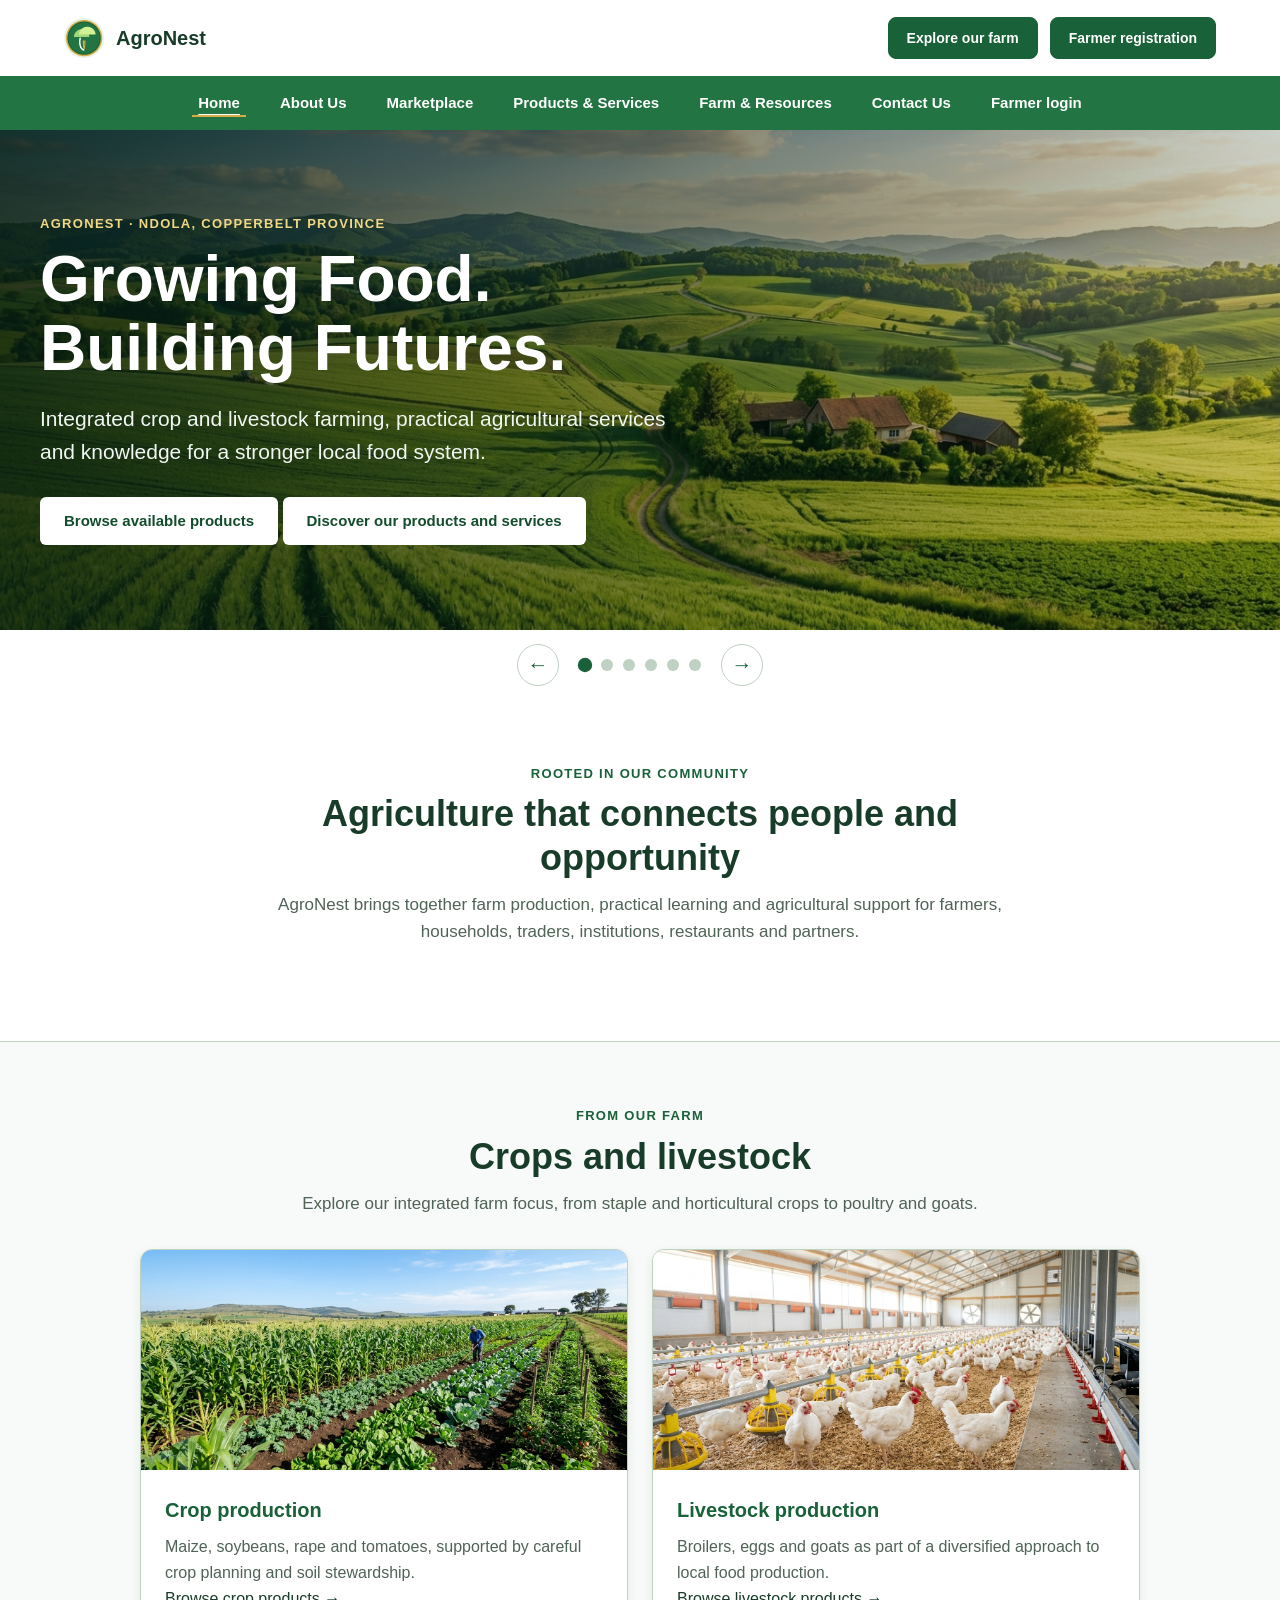
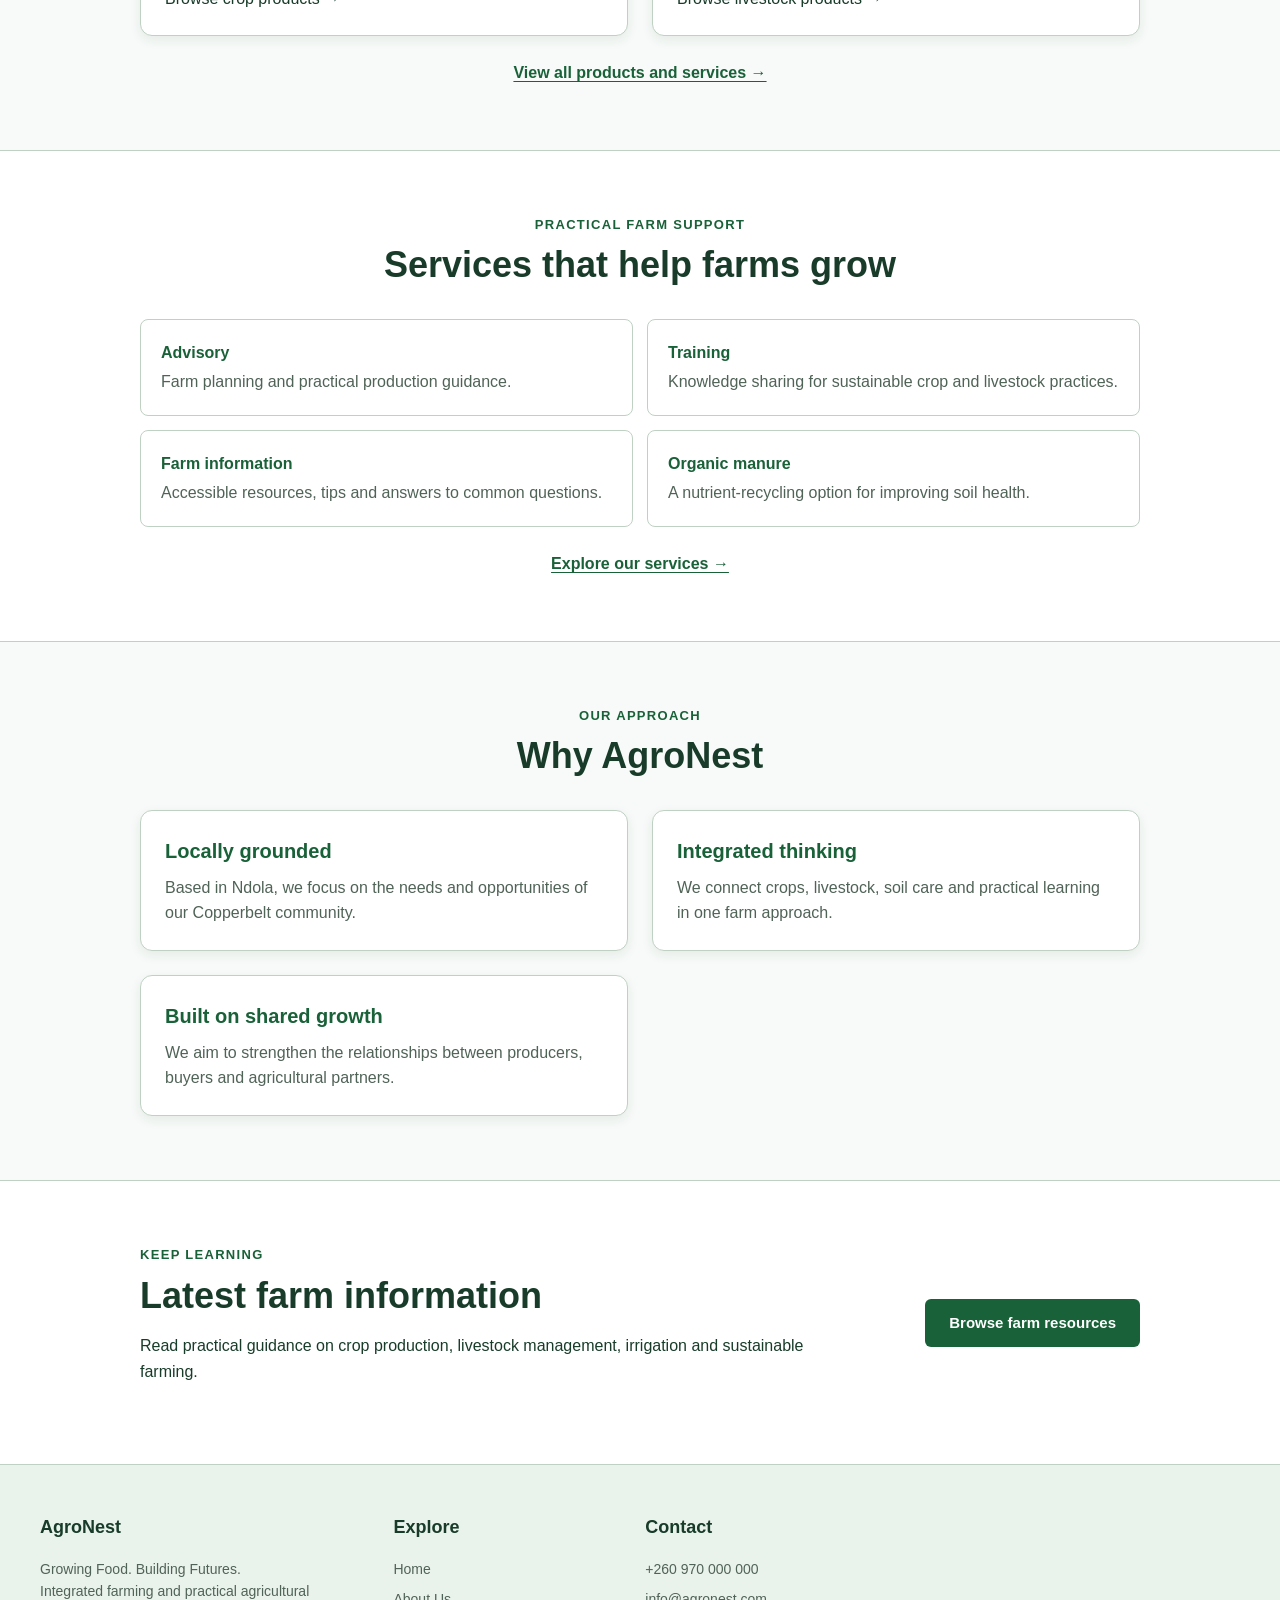
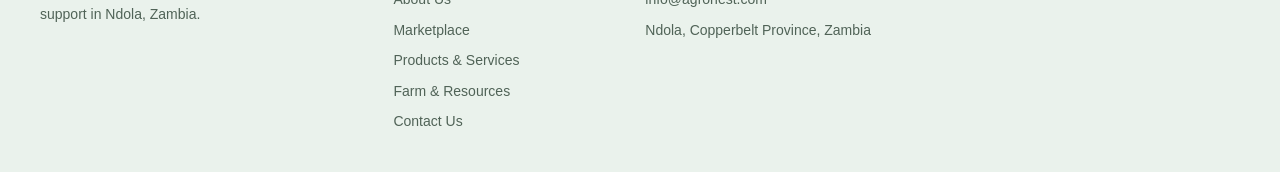
<file: index.html>
<!DOCTYPE html>
<html lang="en">

<head>
    <!-- Document metadata and page title identify the homepage in browsers and search results. -->
    <meta charset="UTF-8">
    <meta name="viewport" content="width=device-width, initial-scale=1.0">
    <meta name="description"
        content="Meet AgroNest in Ndola, Zambia: integrated crop and livestock production, practical farm services, training and organic manure.">
    <title>AgroNest | Growing Food. Building Futures.</title>
    <!-- Shared design rules load before the homepage-specific styles. -->
    <link rel="stylesheet" href="css/global.css">
    <link rel="stylesheet" href="css/home.css">
</head>

<body>
    <!-- Brand header and quick action are shared across the site. -->
    <header>
        <a href="index.html" class="logo-container" aria-label="AgroNest home">
            <img src="images/logo.png" alt="" width="40" height="40">
            <span>AgroNest</span>
        </a>
        <nav class="header-actions" aria-label="Quick actions">
            <a href="pages/products-services.html">Explore our farm</a>
            <a href="pages/register.html">Farmer registration</a>
        </nav>
    </header>

    <!-- Primary site navigation links to the existing pages. -->
    <nav aria-label="Main Navigation">
        <ul>
            <li><a href="index.html" aria-current="page">Home</a></li>
            <li><a href="pages/about.html">About Us</a></li>
            <li><a href="marketplace.php">Marketplace</a></li>
            <li><a href="pages/products-services.html">Products &amp; Services</a></li>
            <li><a href="pages/farm-resources.html">Farm &amp; Resources</a></li>
            <li><a href="pages/contact.html">Contact Us</a></li>
            <li><a href="farmer/login.php">Farmer login</a></li>
        </ul>
    </nav>

    <main>
        <!-- Featured slider sits immediately below navigation; the original hero remains slide one. -->
        <section class="home-slider" aria-label="Featured AgroNest services and offerings">
            <!-- Original homepage hero: its existing content, image, button, and styles are preserved. -->
            <section class="home-hero" aria-labelledby="home-heading">
                <img src="images/welcome-agronist.jpg"
                    alt="Farm landscape representing AgroNest's agricultural work in Ndola" fetchpriority="high">
                <header class="home-hero-content">
                    <p class="home-kicker">AgroNest · Ndola, Copperbelt Province</p>
                    <h1 id="home-heading">Growing Food.<br>Building Futures.</h1>
                    <p>Integrated crop and livestock farming, practical agricultural services and knowledge for a stronger
                        local food system.</p>
                    <a class="btn-primary" href="marketplace.php">Browse available products</a>
                    <a class="btn-primary" href="pages/products-services.html">Discover our products and services</a>
                </header>
            </section>

            <!-- Crop slide introduces crop production and links to the services section. -->
            <section class="home-hero home-slider-slide" aria-labelledby="crop-slide-heading" hidden>
                <img src="images/crop-farming.jpg"
                    alt="A farmer tending crops in a cultivated field" loading="lazy">
                <header class="home-hero-content">
                    <p class="home-kicker">Grow with AgroNest</p>
                    <h2 id="crop-slide-heading">Crop Farming</h2>
                    <p>Explore crop production and practical agricultural opportunities for a stronger, more productive
                        local food system.</p>
                    <a class="btn-primary" href="pages/products-services.html#farm-services">Explore Services</a>
                </header>
            </section>

            <!-- Poultry slide highlights livestock production and related support. -->
            <section class="home-hero home-slider-slide" aria-labelledby="poultry-slide-heading" hidden>
                <img src="images/poultry-farming.jpg"
                    alt="Healthy chickens in a well-managed poultry house" loading="lazy">
                <header class="home-hero-content">
                    <p class="home-kicker">Responsible livestock production</p>
                    <h2 id="poultry-slide-heading">Poultry Farming</h2>
                    <p>Discover poultry production and hands-on farming support for healthy flocks and reliable local
                        food.</p>
                    <a class="btn-primary" href="pages/products-services.html#farm-services">Explore Services</a>
                </header>
            </section>

            <!-- Aquaculture slide presents fish farming as another production opportunity. -->
            <section class="home-hero home-slider-slide" aria-labelledby="fish-slide-heading" hidden>
                <img src="images/fish-farming.jpg"
                    alt="Fish being raised in a managed aquaculture pond" loading="lazy">
                <header class="home-hero-content">
                    <p class="home-kicker">Aquaculture opportunities</p>
                    <h2 id="fish-slide-heading">Fish Farming</h2>
                    <p>Learn about fish production and aquaculture as a practical way to diversify farm output and
                        support local food supply.</p>
                    <a class="btn-primary" href="pages/products-services.html#farm-services">Explore Services</a>
                </header>
            </section>

            <!-- Produce slide links visitors to the existing agricultural product listings. -->
            <section class="home-hero home-slider-slide" aria-labelledby="products-slide-heading" hidden>
                <img src="images/vegetables.jpg"
                    alt="Fresh agricultural produce including tomatoes and leafy vegetables" loading="lazy">
                <header class="home-hero-content">
                    <p class="home-kicker">Fresh from local farms</p>
                    <h2 id="products-slide-heading">Discover Agricultural Products</h2>
                    <p>Explore agricultural products from AgroNest and discover fresh produce grown with care in the
                        Copperbelt.</p>
                    <a class="btn-primary" href="pages/products-services.html#featured-products">Explore Products</a>
                </header>
            </section>

            <!-- Farm slide directs visitors to the existing farm and farmer showcase. -->
            <section class="home-hero home-slider-slide" aria-labelledby="farms-slide-heading" hidden>
                <img src="images/welcome-agronist.jpg"
                    alt="A broad view across productive green farmland" loading="lazy">
                <header class="home-hero-content">
                    <p class="home-kicker">People and farms growing together</p>
                    <h2 id="farms-slide-heading">Discover Our Farms</h2>
                    <p>Meet local farms, discover what they produce, and connect with the people behind agricultural
                        production.</p>
                    <a class="btn-primary" href="pages/farm-resources.html#farm-showcase">Explore Farms</a>
                </header>
            </section>

            <!-- Arrow buttons and dots provide keyboard- and pointer-accessible slide selection. -->
            <nav class="home-slider-controls" aria-label="Featured slide controls" hidden>
                <button class="home-slider-arrow" type="button" data-slide-previous aria-label="Previous slide">
                    &#8592;
                </button>
                <ul class="home-slider-dots" aria-label="Choose a slide">
                    <li><button type="button" data-slide-to="0" aria-label="Show slide 1" aria-current="true"></button></li>
                    <li><button type="button" data-slide-to="1" aria-label="Show slide 2"></button></li>
                    <li><button type="button" data-slide-to="2" aria-label="Show slide 3"></button></li>
                    <li><button type="button" data-slide-to="3" aria-label="Show slide 4"></button></li>
                    <li><button type="button" data-slide-to="4" aria-label="Show slide 5"></button></li>
                    <li><button type="button" data-slide-to="5" aria-label="Show slide 6"></button></li>
                </ul>
                <button class="home-slider-arrow" type="button" data-slide-next aria-label="Next slide">
                    &#8594;
                </button>
            </nav>
            <p class="home-slider-status" aria-live="polite" aria-atomic="true" hidden></p>
        </section>

        <!-- Introductory section explains AgroNest's community focus. -->
        <section class="home-section" aria-labelledby="intro-heading">
            <header class="home-section-heading">
                <p class="home-kicker">Rooted in our community</p>
                <h2 id="intro-heading">Agriculture that connects people and opportunity</h2>
                <p>AgroNest brings together farm production, practical learning and agricultural support for farmers,
                    households, traders, institutions, restaurants and partners.</p>
            </header>
        </section>

        <!-- Existing crop and livestock highlights link to the product listings. -->
        <section class="home-section home-tint" aria-labelledby="products-heading">
            <header class="home-section-heading">
                <p class="home-kicker">From our farm</p>
                <h2 id="products-heading">Crops and livestock</h2>
                <p>Explore our integrated farm focus, from staple and horticultural crops to poultry and goats.</p>
            </header>
            <ul class="home-card-grid">
                <li class="home-card"
                    data-category="crops">
                    <img src="images/crop-farming.jpg" alt="Healthy crops growing in a cultivated field" loading="lazy">
                    <section>
                        <h3>Crop production</h3>
                        <p>Maize, soybeans, rape and tomatoes, supported by careful crop planning and soil stewardship.</p>
                        <a href="pages/products-services.html#featured-products" class="home-card-link">Browse crop products &rarr;</a>
                    </section>
                </li>
                <li class="home-card"
                    data-category="livestock">
                    <img src="images/poultry-farming.jpg" alt="Healthy chickens in a poultry production setting"
                        loading="lazy">
                    <section>
                        <h3>Livestock production</h3>
                        <p>Broilers, eggs and goats as part of a diversified approach to local food production.</p>
                        <a href="pages/products-services.html#featured-products" class="home-card-link">Browse livestock products &rarr;</a>
                    </section>
                </li>
            </ul>
            <p class="home-link-row"><a href="pages/products-services.html">View all products and services &rarr;</a></p>
        </section>

        <!-- Summary of practical support services available from AgroNest. -->
        <section class="home-section" aria-labelledby="services-heading">
            <header class="home-section-heading">
                <p class="home-kicker">Practical farm support</p>
                <h2 id="services-heading">Services that help farms grow</h2>
            </header>
            <ul class="home-service-list">
                <li><strong>Advisory</strong><span>Farm planning and practical production guidance.</span></li>
                <li><strong>Training</strong><span>Knowledge sharing for sustainable crop and livestock practices.</span></li>
                <li><strong>Farm information</strong><span>Accessible resources, tips and answers to common questions.</span></li>
                <li><strong>Organic manure</strong><span>A nutrient-recycling option for improving soil health.</span></li>
            </ul>
            <p class="home-link-row"><a href="pages/products-services.html#farm-services">Explore our services &rarr;</a></p>
        </section>

        <!-- Highlights the principles behind the farm's work. -->
        <section class="home-section home-tint" aria-labelledby="why-heading">
            <header class="home-section-heading">
                <p class="home-kicker">Our approach</p>
                <h2 id="why-heading">Why AgroNest</h2>
            </header>
            <ul class="home-reasons">
                <li><h3>Locally grounded</h3><p>Based in Ndola, we focus on the needs and opportunities of our
                    Copperbelt community.</p></li>
                <li><h3>Integrated thinking</h3><p>We connect crops, livestock, soil care and practical learning in
                    one farm approach.</p></li>
                <li><h3>Built on shared growth</h3><p>We aim to strengthen the relationships between producers,
                    buyers and agricultural partners.</p></li>
            </ul>
        </section>

        <!-- Final homepage call to action links to farm resources. -->
        <section class="home-section latest-section" aria-labelledby="latest-heading">
            <header>
                <p class="home-kicker">Keep learning</p>
                <h2 id="latest-heading">Latest farm information</h2>
                <p>Read practical guidance on crop production, livestock management, irrigation and sustainable farming.
                </p>
            </header>
            <a class="btn-primary" href="pages/farm-resources.html">Browse farm resources</a>
        </section>
    </main>

    <!-- Shared footer keeps the site's contact details and navigation available. -->
    <footer>
        <section class="footer-col">
            <h3>AgroNest</h3>
            <p>Growing Food. Building Futures.</p>
            <p>Integrated farming and practical agricultural support in Ndola, Zambia.</p>
        </section>
        <nav class="footer-col" aria-label="Explore AgroNest">
            <h3>Explore</h3>
            <ul>
                <li><a href="index.html">Home</a></li>
                <li><a href="pages/about.html">About Us</a></li>
                <li><a href="marketplace.php">Marketplace</a></li>
                <li><a href="pages/products-services.html">Products &amp; Services</a></li>
                <li><a href="pages/farm-resources.html">Farm &amp; Resources</a></li>
                <li><a href="pages/contact.html">Contact Us</a></li>
            </ul>
        </nav>
        <section class="footer-col">
            <h3>Contact</h3>
            <address>
                <p><a href="tel:+260970000000">+260 970 000 000</a></p>
                <p><a href="mailto:info@agronest.com">info@agronest.com</a></p>
                <p>Ndola, Copperbelt Province, Zambia</p>
            </address>
        </section>
    </footer>
    <!-- Existing site interactions load separately from the homepage slider behavior. -->
    <script src="js/script.js"></script>
    <script src="js/home-slider.js"></script>
</body>

</html>
</file>
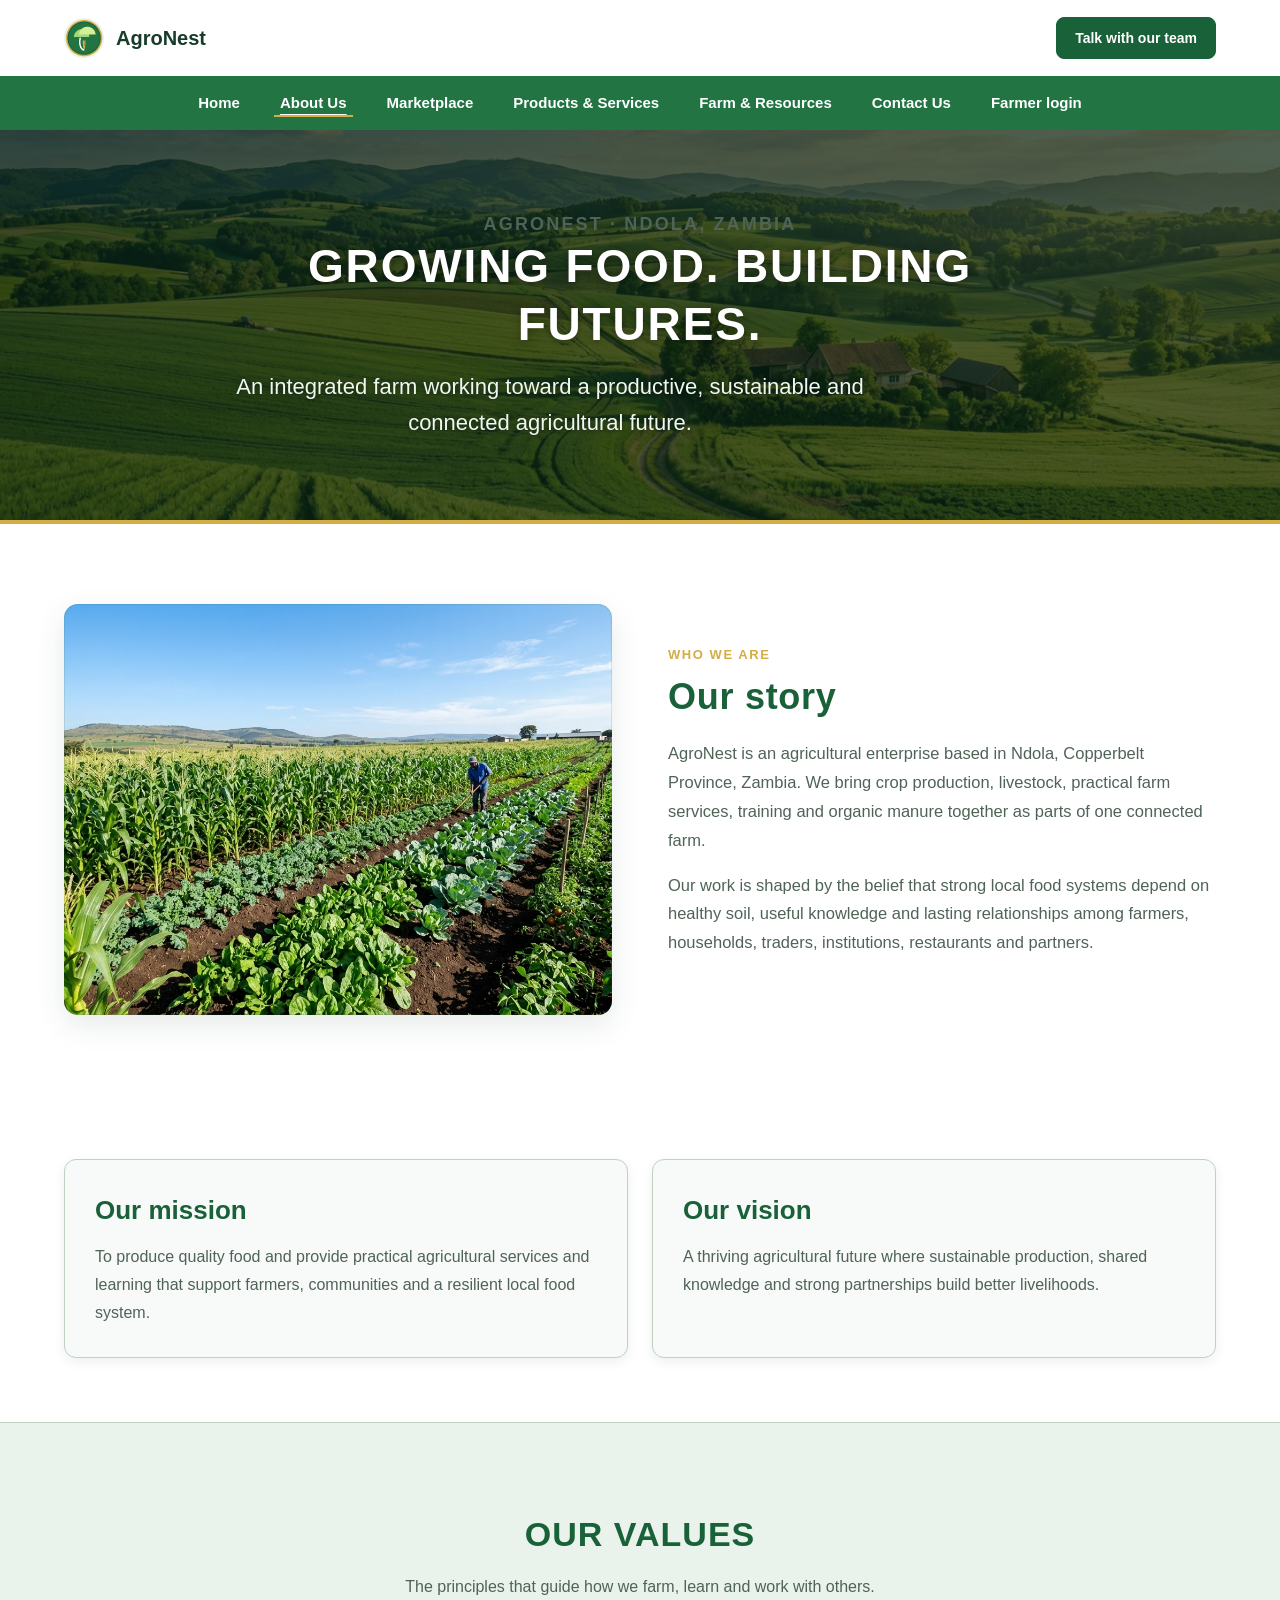
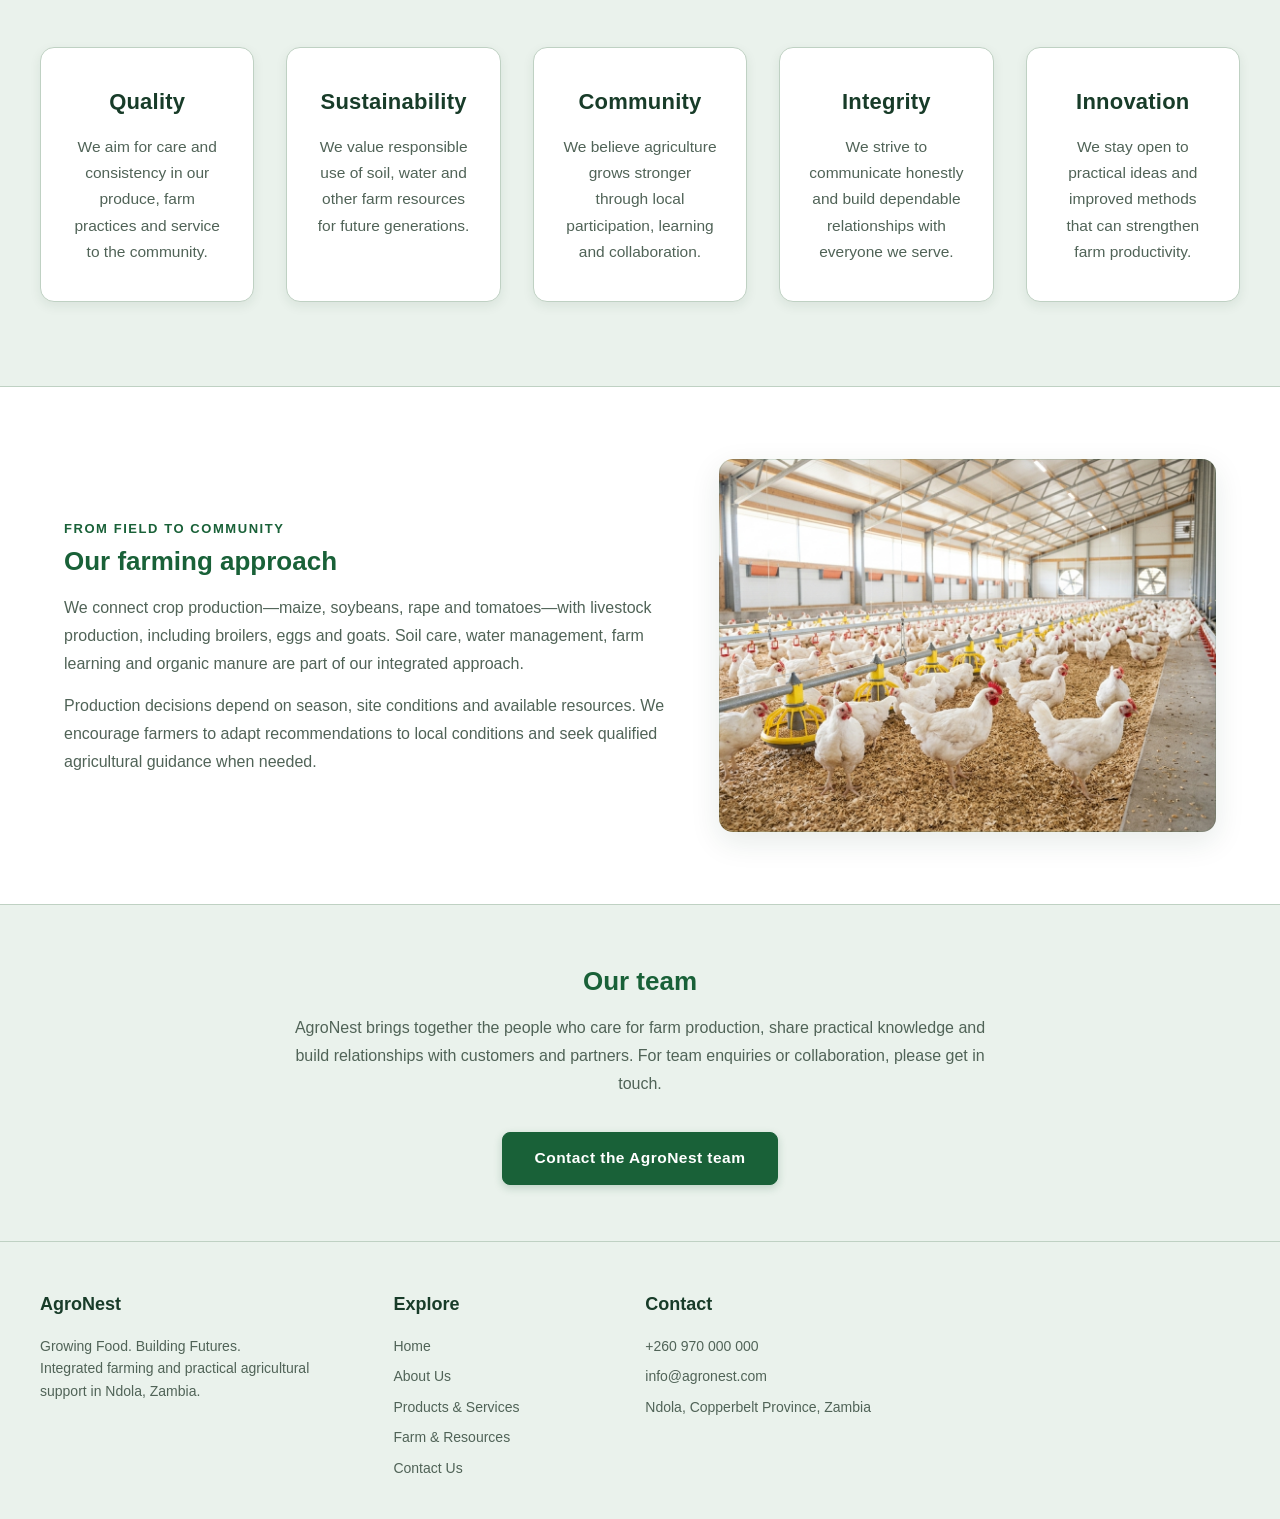
<file: pages/about.html>
<!DOCTYPE html>
<html lang="en">

<head>
    <!-- Metadata describes the page; shared and about-specific stylesheets provide its presentation. -->
    <meta charset="UTF-8">
    <meta name="viewport" content="width=device-width, initial-scale=1.0">
    <meta name="description" content="Learn about AgroNest's mission, vision, values and integrated farming approach in Ndola, Zambia.">
    <title>About Us | AgroNest</title>
    <link rel="stylesheet" href="../css/global.css">
    <link rel="stylesheet" href="../css/about.css">
</head>

<body>
    <!-- Site branding and quick contact action. -->
    <header>
        <a href="../index.html" class="logo-container" aria-label="AgroNest home">
            <img src="../images/logo.png" alt="" width="40" height="40">
            <span>AgroNest</span>
        </a>
        <nav class="header-actions" aria-label="Quick actions">
            <a href="contact.html">Talk with our team</a>
        </nav>
    </header>

    <!-- Primary navigation connects the About page to the rest of the site. -->
    <nav aria-label="Main Navigation">
        <ul>
            <li><a href="../index.html">Home</a></li>
            <li><a href="about.html" aria-current="page">About Us</a></li>
            <li><a href="../marketplace.php">Marketplace</a></li>
            <li><a href="products-services.html">Products &amp; Services</a></li>
            <li><a href="farm-resources.html">Farm &amp; Resources</a></li>
            <li><a href="contact.html">Contact Us</a></li>
            <li><a href="../farmer/login.php">Farmer login</a></li>
        </ul>
    </nav>

    <!-- Main content contains AgroNest's background, principles, and approach. -->
    <main class="about-page">
        <!-- Introductory banner presents the farm's mission and location. -->
        <section class="page-header about-hero">
            <section class="hero-content">
                <p class="about-kicker">AgroNest · Ndola, Zambia</p>
                <h1>Growing Food. Building Futures.</h1>
                <p class="hero-subtitle">An integrated farm working toward a productive, sustainable and connected
                    agricultural future.</p>
            </section>
        </section>

        <!-- Story section pairs farm imagery with background information. -->
        <section class="about-story-section" aria-labelledby="story-heading">
            <figure class="story-image-col image-frame">
                <img src="../images/crop-farming.jpg" alt="Healthy crops growing in a cultivated field" class="farm-image"
                    loading="lazy">
            </figure>
            <article class="story-text-col">
                <span class="story-kicker">Who we are</span>
                <h2 id="story-heading">Our story</h2>
                <p>AgroNest is an agricultural enterprise based in Ndola, Copperbelt Province, Zambia. We bring crop
                    production, livestock, practical farm services, training and organic manure together as parts of one
                    connected farm.</p>
                <p>Our work is shaped by the belief that strong local food systems depend on healthy soil, useful
                    knowledge and lasting relationships among farmers, households, traders, institutions, restaurants
                    and partners.</p>
            </article>
        </section>

        <!-- Mission and vision summarize the purpose and long-term direction. -->
        <section class="about-purpose" aria-label="Our mission and vision">
            <article>
                <h2>Our mission</h2>
                <p>To produce quality food and provide practical agricultural services and learning that support
                    farmers, communities and a resilient local food system.</p>
            </article>
            <article>
                <h2>Our vision</h2>
                <p>A thriving agricultural future where sustainable production, shared knowledge and strong
                    partnerships build better livelihoods.</p>
            </article>
        </section>

        <!-- Values list the principles that guide the farm's work. -->
        <section class="about-values-section" id="values" aria-labelledby="values-heading">
            <header class="section-title-wrap">
                <h2 id="values-heading">Our values</h2>
                <p>The principles that guide how we farm, learn and work with others.</p>
            </header>
            <ul class="values-grid">
                <li class="value-card"><h3>Quality</h3><p>We aim for care and consistency in our produce, farm practices
                    and service to the community.</p></li>
                <li class="value-card"><h3>Sustainability</h3><p>We value responsible use of soil, water and other farm
                    resources for future generations.</p></li>
                <li class="value-card"><h3>Community</h3><p>We believe agriculture grows stronger through local
                    participation, learning and collaboration.</p></li>
                <li class="value-card"><h3>Integrity</h3><p>We strive to communicate honestly and build dependable
                    relationships with everyone we serve.</p></li>
                <li class="value-card"><h3>Innovation</h3><p>We stay open to practical ideas and improved methods that
                    can strengthen farm productivity.</p></li>
            </ul>
        </section>

        <!-- Integrated farming approach covers crop, livestock, and resource care. -->
        <section class="about-approach" aria-labelledby="approach-heading">
            <section>
                <p class="story-kicker">From field to community</p>
                <h2 id="approach-heading">Our farming approach</h2>
                <p>We connect crop production—maize, soybeans, rape and tomatoes—with livestock production, including
                    broilers, eggs and goats. Soil care, water management, farm learning and organic manure are part of
                    our integrated approach.</p>
                <p>Production decisions depend on season, site conditions and available resources. We encourage farmers
                    to adapt recommendations to local conditions and seek qualified agricultural guidance when needed.</p>
            </section>
            <figure class="image-frame">
                <img src="../images/poultry-farming.jpg" alt="Poultry raised as part of an integrated farm"
                    class="farm-image" loading="lazy">
            </figure>
        </section>

        <!-- Team enquiries are directed to the existing contact page. -->
        <section class="about-team" aria-labelledby="team-heading">
            <h2 id="team-heading">Our team</h2>
            <p>AgroNest brings together the people who care for farm production, share practical knowledge and build
                relationships with customers and partners. For team enquiries or collaboration, please get in touch.</p>
            <a class="btn-learn-more" href="contact.html">Contact the AgroNest team</a>
        </section>
    </main>

    <!-- Shared footer contains page links and AgroNest contact information. -->
    <footer>
        <section class="footer-col">
            <h3>AgroNest</h3>
            <p>Growing Food. Building Futures.</p>
            <p>Integrated farming and practical agricultural support in Ndola, Zambia.</p>
        </section>
        <nav class="footer-col" aria-label="Explore AgroNest">
            <h3>Explore</h3>
            <ul>
                <li><a href="../index.html">Home</a></li>
                <li><a href="about.html" aria-current="page">About Us</a></li>
                <li><a href="products-services.html">Products &amp; Services</a></li>
                <li><a href="farm-resources.html">Farm &amp; Resources</a></li>
                <li><a href="contact.html">Contact Us</a></li>
            </ul>
        </nav>
        <section class="footer-col">
            <h3>Contact</h3>
            <address>
                <p><a href="tel:+260970000000">+260 970 000 000</a></p>
                <p><a href="mailto:info@agronest.com">info@agronest.com</a></p>
                <p>Ndola, Copperbelt Province, Zambia</p>
            </address>
        </section>
    </footer>
</body>

</html>
</file>
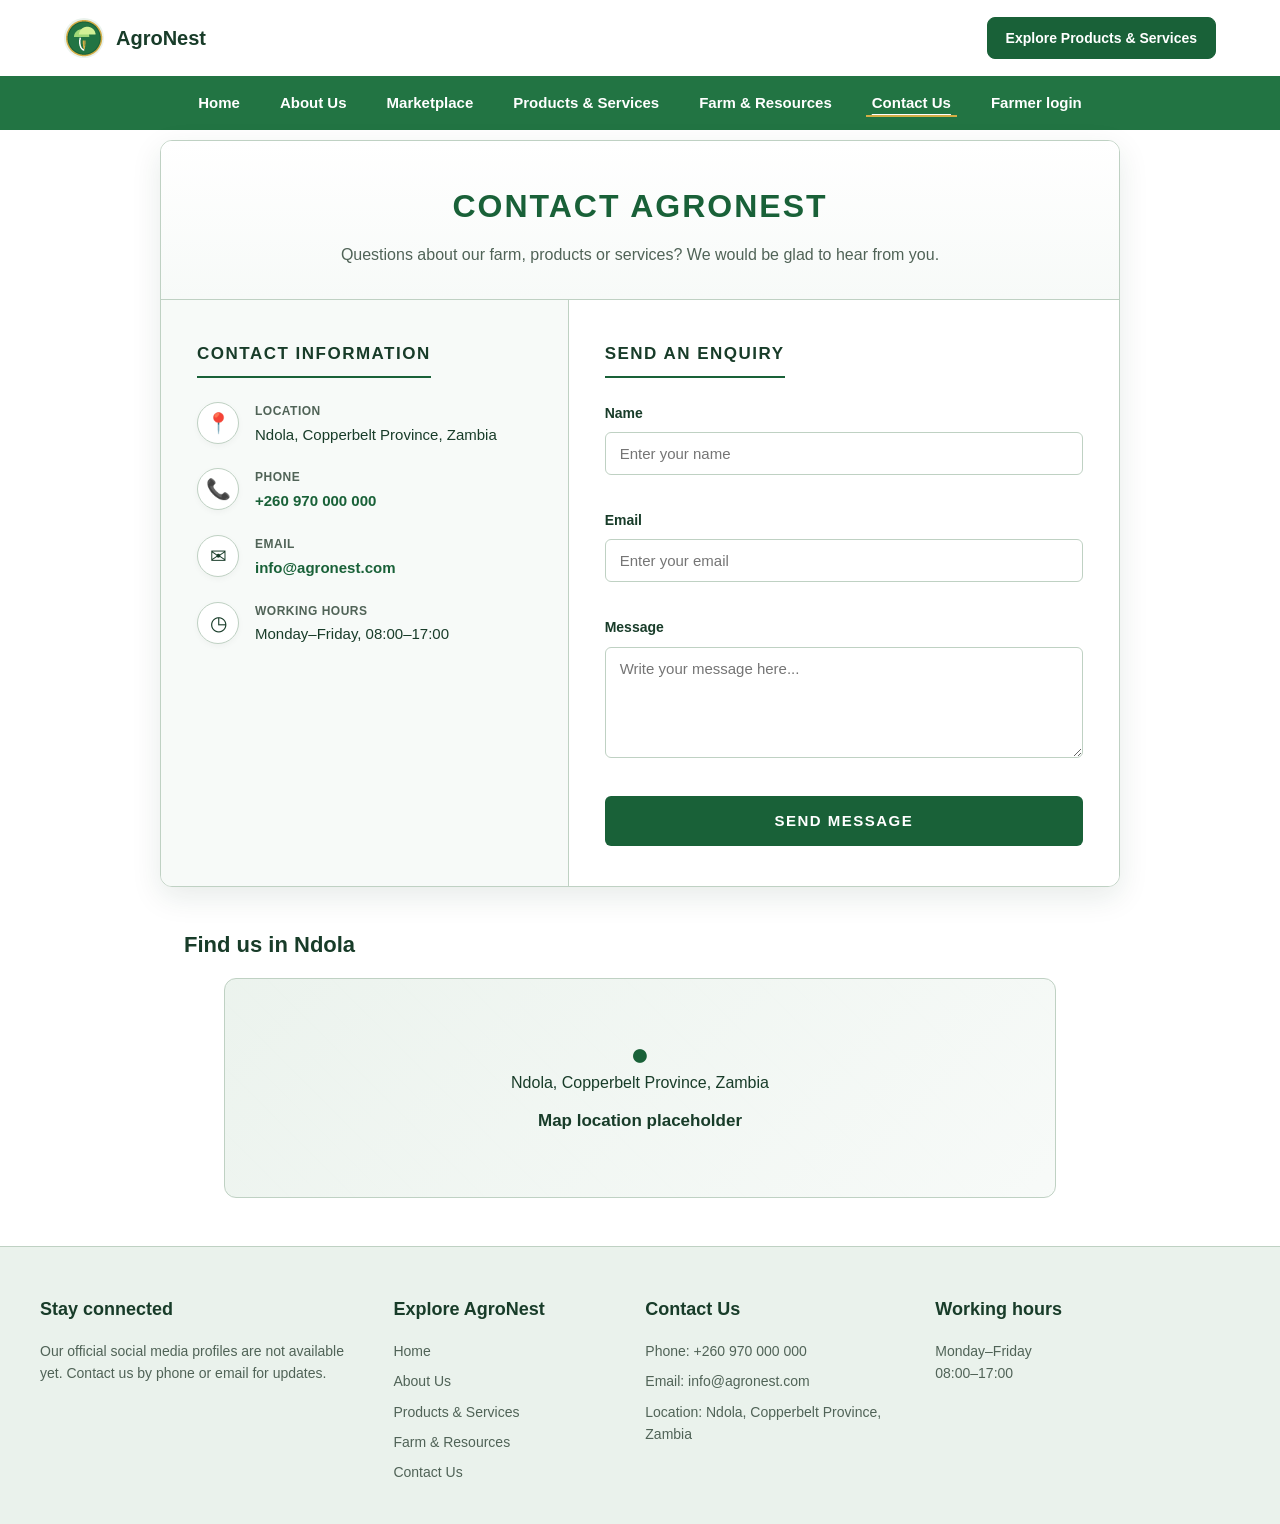
<file: pages/contact.html>
<!DOCTYPE html>
<html lang="en">

<head>
    <!-- Page metadata and stylesheets connect this form to the shared site design. -->
    <meta charset="UTF-8">
    <meta name="viewport" content="width=device-width, initial-scale=1.0">
    <title>Contact Us | AgroNest</title>
    <link rel="stylesheet" href="../css/global.css">
    <link rel="stylesheet" href="../css/contact.css">
</head>

<body>

    <!-- Site branding and shortcut to the existing product and service listings. -->
    <header>
        <a href="../index.html" class="logo-container" aria-label="AgroNest home">
            <img src="../images/logo.png" alt="" width="40" height="40">
            <span>AgroNest</span>
        </a>

        <nav class="header-actions" aria-label="User Actions">
            <a href="products-services.html">Explore Products &amp; Services</a>
        </nav>
    </header>

    <!-- Primary navigation links back to the existing site pages. -->
    <nav aria-label="Main Navigation">
        <ul>
            <li><a href="../index.html">Home</a></li>
            <li><a href="about.html">About Us</a></li>
            <li><a href="../marketplace.php">Marketplace</a></li>
            <li><a href="products-services.html">Products &amp; Services</a></li>
            <li><a href="farm-resources.html">Farm &amp; Resources</a></li>
            <li><a href="contact.html" aria-current="page">Contact Us</a></li>
            <li><a href="../farmer/login.php">Farmer login</a></li>
        </ul>
    </nav>

    <!-- Main area groups contact details, the enquiry form, and location information. -->
    <main>
        <section class="contact-card" aria-labelledby="contact-heading">
            <header class="contact-card-header">
                <h1 id="contact-heading">Contact AgroNest</h1>
                <p>Questions about our farm, products or services? We would be glad to hear from you.</p>
            </header>

            <!-- Direct contact details let visitors choose phone, email, or location. -->
            <aside class="contact-info-col" aria-label="Contact Information">
                <h2>Contact information</h2>
                <ul class="contact-details-list">
                    <li class="contact-detail-item">
                        <span class="contact-icon" aria-hidden="true">📍</span>
                        <address class="contact-detail-body">
                            <strong>Location</strong>
                            <p>Ndola, Copperbelt Province, Zambia</p>
                        </address>
                    </li>
                    <li class="contact-detail-item">
                        <span class="contact-icon" aria-hidden="true">📞</span>
                        <address class="contact-detail-body">
                            <strong>Phone</strong>
                            <p><a href="tel:+260970000000">+260 970 000 000</a></p>
                        </address>
                    </li>
                    <li class="contact-detail-item">
                        <span class="contact-icon" aria-hidden="true">✉</span>
                        <address class="contact-detail-body">
                            <strong>Email</strong>
                            <p><a href="mailto:info@agronest.com">info@agronest.com</a></p>
                        </address>
                    </li>
                    <li class="contact-detail-item">
                        <span class="contact-icon" aria-hidden="true">◷</span>
                        <p class="contact-detail-body">
                            <strong>Working hours</strong>
                            <span>Monday–Friday, 08:00–17:00</span>
                        </p>
                    </li>
                </ul>
            </aside>

            <!-- The enquiry form uses associated labels and native input types. -->
            <section class="contact-form-col" aria-label="Send Message Form">
                <h2>Send an enquiry</h2>
                <form id="contact-form" action="#" method="post">
                    <!-- Personal contact fields and message text for the visitor's enquiry. -->
                    <p class="form-group">
                        <label for="name">Name</label>
                        <input type="text" id="name" name="name" placeholder="Enter your name" required
                            autocomplete="name">
                    </p>
                    <p class="form-group">
                        <label for="email">Email</label>
                        <input type="email" id="email" name="email" placeholder="Enter your email" required
                            autocomplete="email">
                    </p>
                    <p class="form-group">
                        <label for="message">Message</label>
                        <textarea id="message" name="message" rows="5" placeholder="Write your message here..." required></textarea>
                    </p>
                    <!-- Submit control retains the form's existing native behavior. -->
                    <button type="submit" class="btn-send-message">SEND MESSAGE</button>
                </form>
            </section>
        </section>

        <!-- Location panel identifies AgroNest's area; the graphic is a placeholder. -->
        <section class="contact-map" aria-labelledby="map-heading">
            <h2 id="map-heading">Find us in Ndola</h2>
            <figure class="map-placeholder"
                aria-label="Map placeholder for AgroNest in Ndola, Copperbelt Province, Zambia">
                <span class="map-marker" aria-hidden="true">●</span>
                <figcaption>Ndola, Copperbelt Province, Zambia</figcaption>
                <p class="map-caption">Map location placeholder</p>
            </figure>
        </section>
    </main>

    <!-- Shared footer repeats contact details and navigation for convenience. -->
    <footer>
        <section class="footer-col">
            <h3>Stay connected</h3>
            <p>Our official social media profiles are not available yet. Contact us by phone or email for updates.</p>
        </section>

        <nav class="footer-col" aria-label="Quick Links Navigation">
            <h3>Explore AgroNest</h3>
            <ul>
                <li><a href="../index.html">Home</a></li>
                <li><a href="about.html">About Us</a></li>
                <li><a href="products-services.html">Products &amp; Services</a></li>
                <li><a href="farm-resources.html">Farm &amp; Resources</a></li>
                <li><a href="contact.html" aria-current="page">Contact Us</a></li>
            </ul>
        </nav>

        <section class="footer-col">
            <h3>Contact Us</h3>
            <address>
                <p>Phone: <a href="tel:+260970000000">+260 970 000 000</a></p>
                <p>Email: <a href="mailto:info@agronest.com">info@agronest.com</a></p>
                <p>Location: Ndola, Copperbelt Province, Zambia</p>
            </address>
        </section>

        <section class="footer-col">
            <h3>Working hours</h3>
            <p>Monday–Friday</p>
            <p>08:00–17:00</p>
        </section>
    </footer>

</body>

</html>
</file>
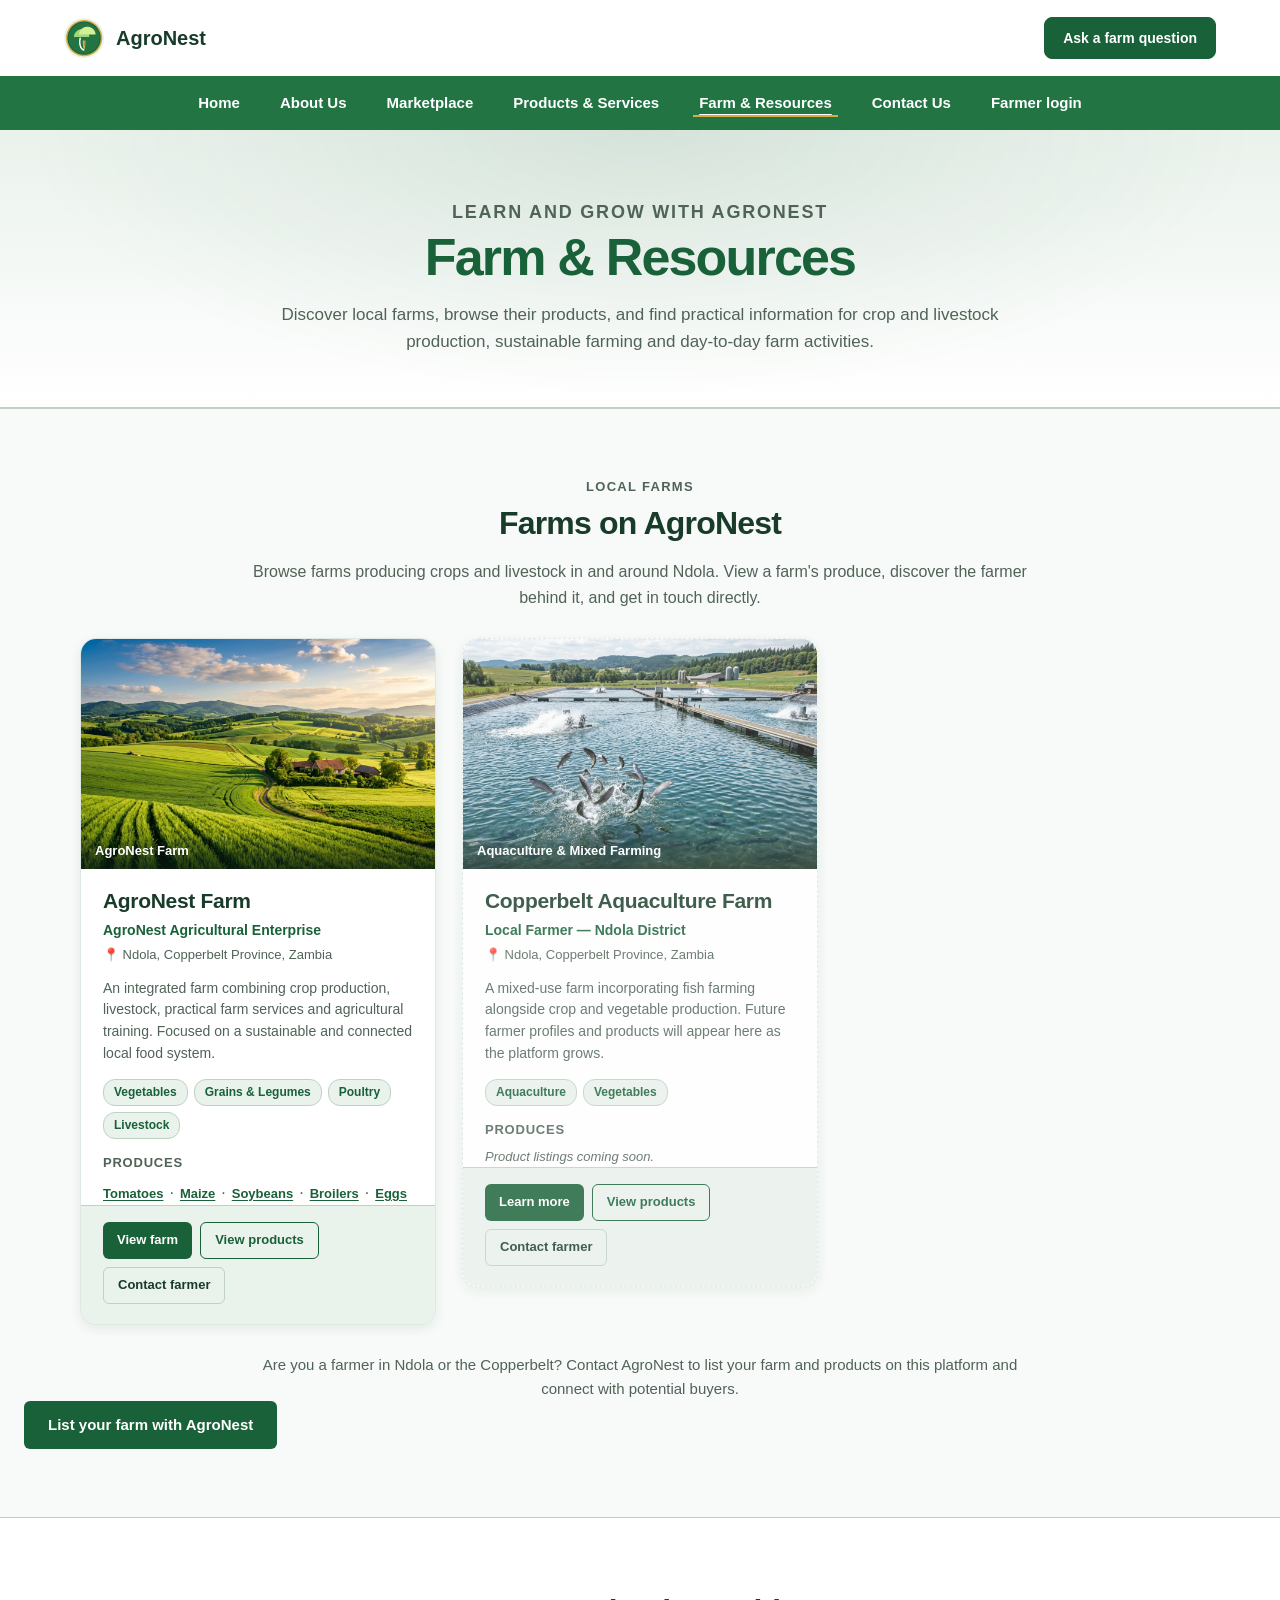
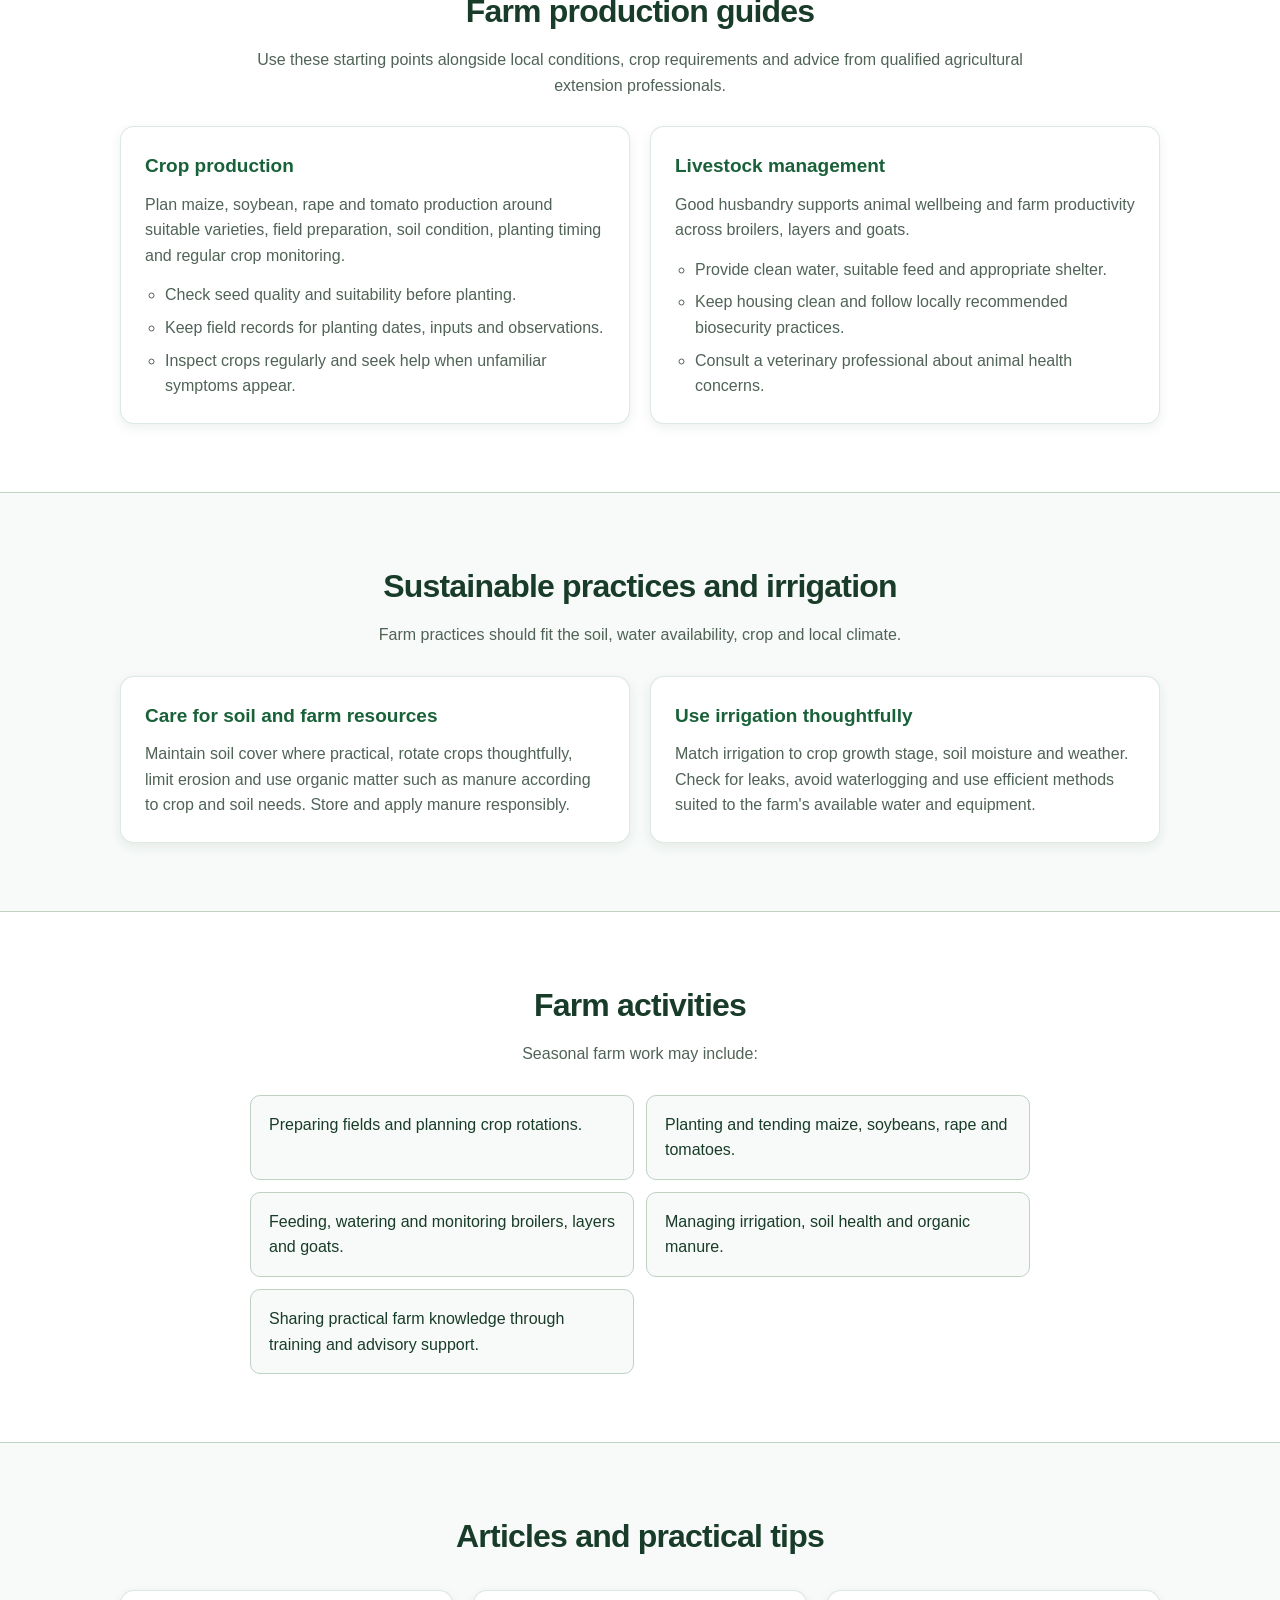
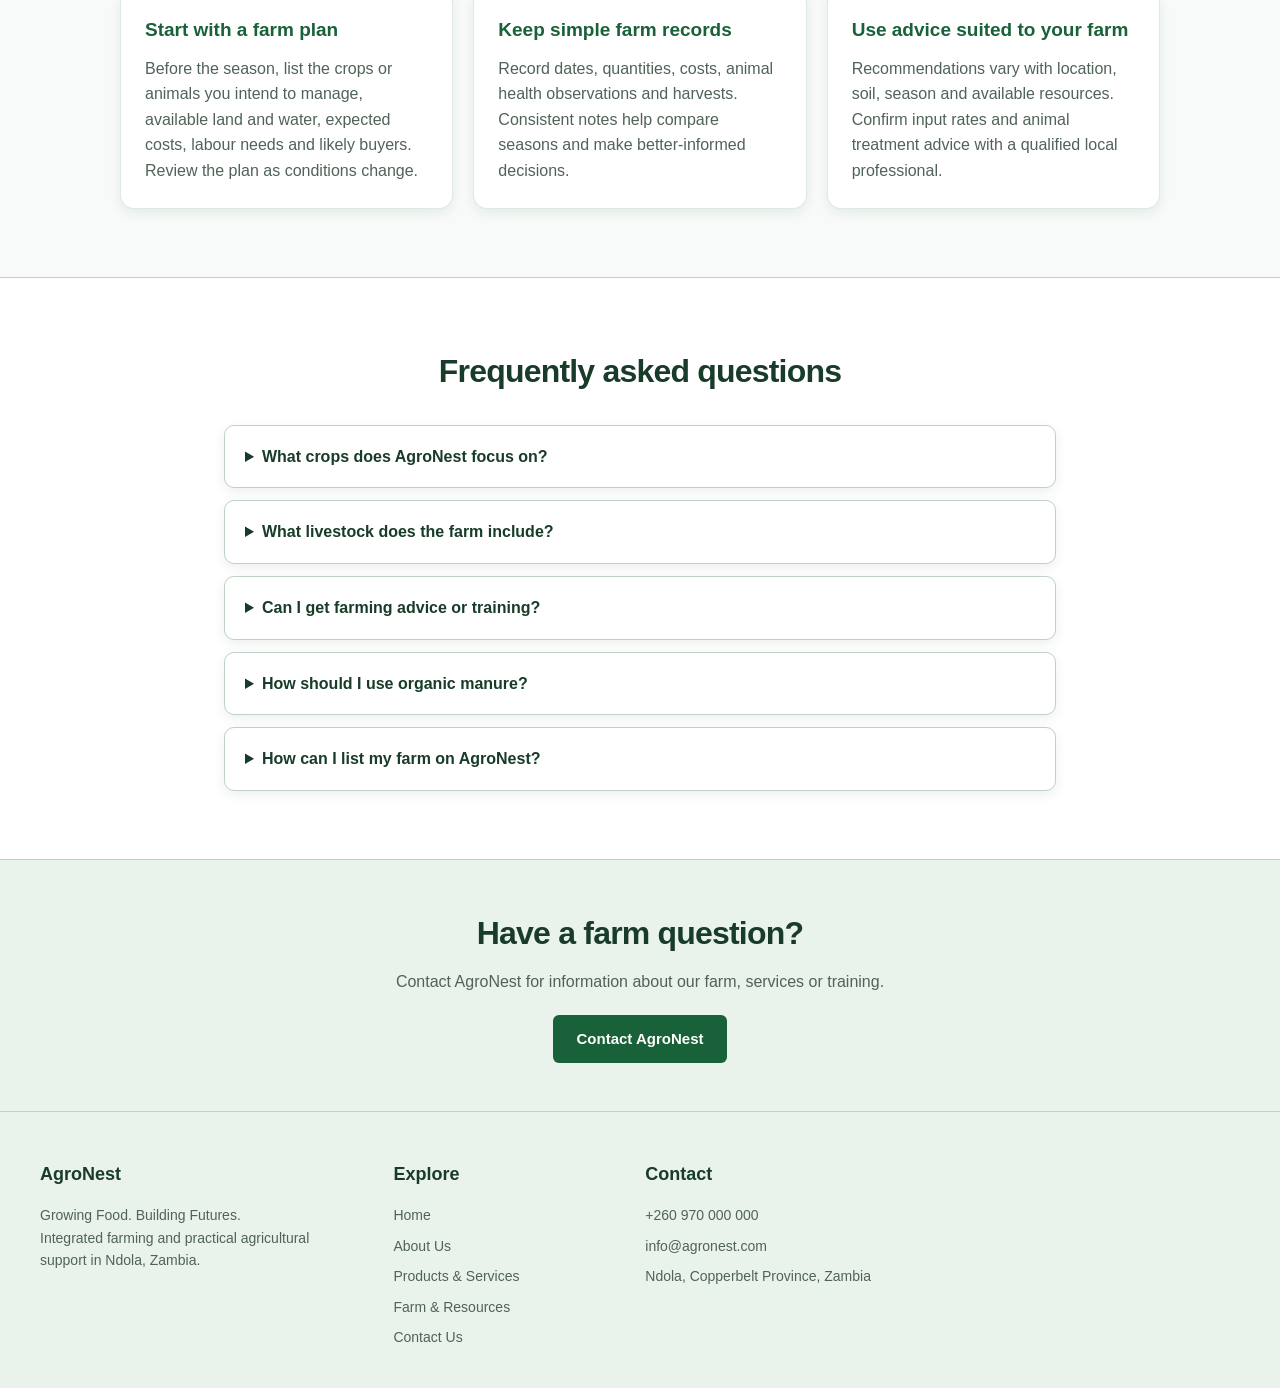
<file: pages/farm-resources.html>
<!DOCTYPE html>
<html lang="en">

<head>
    <!-- Page metadata and stylesheets establish the resource page's shared presentation. -->
    <meta charset="UTF-8">
    <meta name="viewport" content="width=device-width, initial-scale=1.0">
    <meta name="description"
        content="Discover farms on AgroNest, browse agricultural products by farm, and connect with local farmers in Ndola, Copperbelt Province, Zambia.">
    <title>Farm &amp; Resources | AgroNest</title>
    <link rel="stylesheet" href="../css/global.css">
    <link rel="stylesheet" href="../css/farm-resources.css">
</head>

<body>
    <!-- Site branding and quick access to farm enquiries. -->
    <header>
        <a href="../index.html" class="logo-container" aria-label="AgroNest home">
            <img src="../images/logo.png" alt="" width="40" height="40">
            <span>AgroNest</span>
        </a>
        <nav class="header-actions" aria-label="Quick actions">
            <a href="contact.html">Ask a farm question</a>
        </nav>
    </header>

    <!-- Primary navigation connects farm resources with the other site pages. -->
    <nav aria-label="Main Navigation">
        <ul>
            <li><a href="../index.html">Home</a></li>
            <li><a href="about.html">About Us</a></li>
            <li><a href="../marketplace.php">Marketplace</a></li>
            <li><a href="products-services.html">Products &amp; Services</a></li>
            <li><a href="farm-resources.html" aria-current="page">Farm &amp; Resources</a></li>
            <li><a href="contact.html">Contact Us</a></li>
            <li><a href="../farmer/login.php">Farmer login</a></li>
        </ul>
    </nav>

    <!-- Main content contains farm listings and practical agricultural guidance. -->
    <main>
        <!-- Page introduction summarizes the farms and learning resources below. -->
        <header class="page-header resources-header">
            <p class="resource-kicker">Learn and grow with AgroNest</p>
            <h1>Farm &amp; Resources</h1>
            <p>Discover local farms, browse their products, and find practical information for crop and livestock
                production, sustainable farming and day-to-day farm activities.</p>
        </header>

        <!-- Farm showcase links each profile to its produce, categories, and contact actions. -->
        <section class="resource-section farm-showcase-section" id="farm-showcase"
            aria-labelledby="farm-showcase-heading">
            <header class="resource-heading">
                <p class="resource-kicker">Local farms</p>
                <h2 id="farm-showcase-heading">Farms on AgroNest</h2>
                <p>Browse farms producing crops and livestock in and around Ndola. View a farm's produce, discover the
                    farmer behind it, and get in touch directly.</p>
            </header>

            <!-- Farm articles group location, production categories, products, and contact actions. -->
            <ul class="farm-card-grid" id="farm-card-grid" aria-label="Farm listings">

                <!-- FARM 001 — AgroNest Farm -->
                <li>
                    <article class="farm-card"
                             id="farm-001"
                             data-farm-id="001"
                             data-farmer-id="001"
                             data-categories="vegetables grains poultry livestock">

                        <figure class="farm-card__figure">
                            <img src="../images/welcome-agronist.jpg"
                                 alt="AgroNest farm landscape showing cultivated fields and agricultural production"
                                 class="farm-card__image"
                                 loading="lazy">
                            <figcaption class="farm-card__figcaption">AgroNest Farm</figcaption>
                        </figure>

                        <header class="farm-card__header">
                            <h3 class="farm-card__name">AgroNest Farm</h3>
                            <p class="farm-card__farmer-name">AgroNest Agricultural Enterprise</p>
                            <p class="farm-card__location">
                                <span aria-hidden="true">📍</span> Ndola, Copperbelt Province, Zambia
                            </p>
                        </header>

                        <p class="farm-card__description">
                            An integrated farm combining crop production, livestock, practical farm services and
                            agricultural training. Focused on a sustainable and connected local food system.
                        </p>

                        <ul class="farm-card__categories" aria-label="Farming categories">
                            <li class="farm-card__category-tag" data-category="vegetables">Vegetables</li>
                            <li class="farm-card__category-tag" data-category="grains">Grains &amp; Legumes</li>
                            <li class="farm-card__category-tag" data-category="poultry">Poultry</li>
                            <li class="farm-card__category-tag" data-category="livestock">Livestock</li>
                        </ul>

                        <section class="farm-card__products-preview" aria-label="Products from this farm">
                            <h4 class="farm-card__products-heading">Produces</h4>
                            <ul class="farm-card__product-list">
                                <li><a href="products-services.html#featured-products"
                                       data-product-id="001">Tomatoes</a></li>
                                <li><a href="products-services.html#featured-products"
                                       data-product-id="002">Maize</a></li>
                                <li><a href="products-services.html#featured-products"
                                       data-product-id="005">Soybeans</a></li>
                                <li><a href="products-services.html#featured-products"
                                       data-product-id="003">Broilers</a></li>
                                <li><a href="products-services.html#featured-products"
                                       data-product-id="006">Eggs</a></li>
                            </ul>
                        </section>

                        <footer class="farm-card__footer">
                            <a href="farm-resources.html#farm-001"
                               class="btn-farm-profile"
                               data-action="view-farm"
                               data-farm-id="001">
                                View farm
                            </a>
                            <a href="products-services.html#featured-products"
                               class="btn-farm-products"
                               data-action="view-farm-products"
                               data-farm-id="001">
                                View products
                            </a>
                            <button type="button"
                                    class="btn-contact-farmer"
                                    data-action="contact-farmer"
                                    data-farmer-id="001"
                                    data-farmer-name="AgroNest Farm"
                                    aria-label="Contact AgroNest Farm">
                                Contact farmer
                            </button>
                        </footer>

                    </article>
                </li>

                <!-- FARM 002 — Placeholder: ready for additional farmer registration -->
                <li>
                    <article class="farm-card farm-card--placeholder"
                             data-farm-id="002"
                             data-farmer-id=""
                             data-categories="">

                        <figure class="farm-card__figure">
                            <img src="../images/fish-farming.jpg"
                                 alt="Fish farming pond representing aquaculture farming opportunities in the region"
                                 class="farm-card__image"
                                 loading="lazy">
                            <figcaption class="farm-card__figcaption">Aquaculture &amp; Mixed Farming</figcaption>
                        </figure>

                        <header class="farm-card__header">
                            <h3 class="farm-card__name">Copperbelt Aquaculture Farm</h3>
                            <p class="farm-card__farmer-name">Local Farmer — Ndola District</p>
                            <p class="farm-card__location">
                                <span aria-hidden="true">📍</span> Ndola, Copperbelt Province, Zambia
                            </p>
                        </header>

                        <p class="farm-card__description">
                            A mixed-use farm incorporating fish farming alongside crop and vegetable production.
                            Future farmer profiles and products will appear here as the platform grows.
                        </p>

                        <ul class="farm-card__categories" aria-label="Farming categories">
                            <li class="farm-card__category-tag" data-category="aquaculture">Aquaculture</li>
                            <li class="farm-card__category-tag" data-category="vegetables">Vegetables</li>
                        </ul>

                        <section class="farm-card__products-preview" aria-label="Products coming soon">
                            <h4 class="farm-card__products-heading">Produces</h4>
                            <p class="farm-card__coming-soon">Product listings coming soon.</p>
                        </section>

                        <footer class="farm-card__footer">
                            <a href="contact.html"
                               class="btn-farm-profile"
                               data-action="view-farm"
                               data-farm-id="002">
                                Learn more
                            </a>
                            <a href="products-services.html"
                               class="btn-farm-products"
                               data-action="view-farm-products"
                               data-farm-id="002">
                                View products
                            </a>
                            <button type="button"
                                    class="btn-contact-farmer"
                                    data-action="contact-farmer"
                                    data-farmer-id="002"
                                    data-farmer-name="Copperbelt Aquaculture Farm"
                                    aria-label="Contact Copperbelt Aquaculture Farm">
                                Contact farmer
                            </button>
                        </footer>

                    </article>
                </li>

            </ul>

            <!-- Invitation for local farmers to enquire about being listed. -->
            <p class="offerings-note farm-showcase-note">
                Are you a farmer in Ndola or the Copperbelt? Contact AgroNest to list your farm and products on this
                platform and connect with potential buyers.
            </p>
            <a class="btn-primary offerings-cta" href="contact.html">List your farm with AgroNest</a>
        </section>

        <!-- ================================================
             EXISTING RESOURCE SECTIONS — preserved exactly
             ================================================ -->

        <!-- Crop and livestock guides share practical production starting points. -->
        <section class="resource-section" aria-labelledby="production-heading">
            <header class="resource-heading">
                <h2 id="production-heading">Farm production guides</h2>
                <p>Use these starting points alongside local conditions, crop requirements and advice from qualified
                    agricultural extension professionals.</p>
            </header>
            <ul class="resource-grid">
                <li class="resource-card">
                    <h3>Crop production</h3>
                    <p>Plan maize, soybean, rape and tomato production around suitable varieties, field preparation,
                        soil condition, planting timing and regular crop monitoring.</p>
                    <ul>
                        <li>Check seed quality and suitability before planting.</li>
                        <li>Keep field records for planting dates, inputs and observations.</li>
                        <li>Inspect crops regularly and seek help when unfamiliar symptoms appear.</li>
                    </ul>
                </li>
                <li class="resource-card">
                    <h3>Livestock management</h3>
                    <p>Good husbandry supports animal wellbeing and farm productivity across broilers, layers and goats.</p>
                    <ul>
                        <li>Provide clean water, suitable feed and appropriate shelter.</li>
                        <li>Keep housing clean and follow locally recommended biosecurity practices.</li>
                        <li>Consult a veterinary professional about animal health concerns.</li>
                    </ul>
                </li>
            </ul>
        </section>

        <!-- Sustainability guidance covers soil stewardship and irrigation use. -->
        <section class="resource-section resource-tint" aria-labelledby="sustainable-heading">
            <header class="resource-heading">
                <h2 id="sustainable-heading">Sustainable practices and irrigation</h2>
                <p>Farm practices should fit the soil, water availability, crop and local climate.</p>
            </header>
            <ul class="resource-grid">
                <li class="resource-card">
                    <h3>Care for soil and farm resources</h3>
                    <p>Maintain soil cover where practical, rotate crops thoughtfully, limit erosion and use organic
                        matter such as manure according to crop and soil needs. Store and apply manure responsibly.</p>
                </li>
                <li class="resource-card">
                    <h3>Use irrigation thoughtfully</h3>
                    <p>Match irrigation to crop growth stage, soil moisture and weather. Check for leaks, avoid
                        waterlogging and use efficient methods suited to the farm's available water and equipment.</p>
                </li>
            </ul>
        </section>

        <!-- Activity list highlights typical seasonal tasks on the farm. -->
        <section class="resource-section" aria-labelledby="activities-heading">
            <header class="resource-heading">
                <h2 id="activities-heading">Farm activities</h2>
                <p>Seasonal farm work may include:</p>
            </header>
            <ul class="activity-list">
                <li>Preparing fields and planning crop rotations.</li>
                <li>Planting and tending maize, soybeans, rape and tomatoes.</li>
                <li>Feeding, watering and monitoring broilers, layers and goats.</li>
                <li>Managing irrigation, soil health and organic manure.</li>
                <li>Sharing practical farm knowledge through training and advisory support.</li>
            </ul>
        </section>

        <!-- Short practical articles share planning and record-keeping advice. -->
        <section class="resource-section resource-tint" aria-labelledby="articles-heading">
            <header class="resource-heading">
                <h2 id="articles-heading">Articles and practical tips</h2>
            </header>
            <ul class="resource-grid">
                <li class="resource-card">
                    <h3>Start with a farm plan</h3>
                    <p>Before the season, list the crops or animals you intend to manage, available land and water,
                        expected costs, labour needs and likely buyers. Review the plan as conditions change.</p>
                </li>
                <li class="resource-card">
                    <h3>Keep simple farm records</h3>
                    <p>Record dates, quantities, costs, animal health observations and harvests. Consistent notes help
                        compare seasons and make better-informed decisions.</p>
                </li>
                <li class="resource-card">
                    <h3>Use advice suited to your farm</h3>
                    <p>Recommendations vary with location, soil, season and available resources. Confirm input rates and
                        animal treatment advice with a qualified local professional.</p>
                </li>
            </ul>
        </section>

        <!-- Native disclosure elements let readers open answers to common questions. -->
        <section class="resource-section faq-section" aria-labelledby="faq-heading">
            <header class="resource-heading">
                <h2 id="faq-heading">Frequently asked questions</h2>
            </header>
            <details>
                <summary>What crops does AgroNest focus on?</summary>
                <p>Our crop focus includes maize, soybeans, rape and tomatoes. Production and availability may vary
                    seasonally; contact us for current information.</p>
            </details>
            <details>
                <summary>What livestock does the farm include?</summary>
                <p>Our integrated farm focus includes broilers, eggs and goats. Contact AgroNest to ask about current
                    production and availability.</p>
            </details>
            <details>
                <summary>Can I get farming advice or training?</summary>
                <p>AgroNest provides agricultural advisory, training and farm information. Use the contact page to ask
                    about your needs and current opportunities.</p>
            </details>
            <details>
                <summary>How should I use organic manure?</summary>
                <p>Application depends on manure condition, crop and soil needs. Use well-managed manure responsibly
                    and seek local agronomic advice for rates and timing.</p>
            </details>
            <details>
                <summary>How can I list my farm on AgroNest?</summary>
                <p>Contact AgroNest to register your farm and products on the platform. We aim to connect local farmers
                    with households, traders, retailers, institutions and restaurants across the Copperbelt.</p>
            </details>
        </section>

        <!-- Final call to action routes farm questions to the contact page. -->
        <section class="resources-contact">
            <h2>Have a farm question?</h2>
            <p>Contact AgroNest for information about our farm, services or training.</p>
            <a class="btn-primary" href="contact.html">Contact AgroNest</a>
        </section>
    </main>

    <!-- Enquiry dialog is populated with farm context by the existing site script. -->
    <dialog id="contact-farmer-dialog" aria-labelledby="dialog-heading" aria-modal="true">
        <header>
            <h2 id="dialog-heading">Enquire about a farm</h2>
            <button type="button" id="dialog-close" aria-label="Close enquiry form">✕</button>
        </header>
        <p id="dialog-context" class="dialog-context"></p>
        <!-- Visitor details and message are grouped in a labeled form fieldset. -->
        <form id="farmer-enquiry-form"
              data-target-farmer-id=""
              data-target-product-id=""
              action="contact.html"
              method="get"
              novalidate>
            <fieldset>
                <legend>Your details</legend>
                <!-- Name, email, optional phone, and message fields share the form-group styles. -->
                <p class="form-group">
                    <label for="enquiry-name">Your name</label>
                    <input type="text" id="enquiry-name" name="name"
                           placeholder="Enter your name" required autocomplete="name">
                </p>
                <p class="form-group">
                    <label for="enquiry-email">Your email</label>
                    <input type="email" id="enquiry-email" name="email"
                           placeholder="Enter your email" required autocomplete="email">
                </p>
                <p class="form-group">
                    <label for="enquiry-phone">Phone (optional)</label>
                    <input type="tel" id="enquiry-phone" name="phone"
                           placeholder="Enter your phone number" autocomplete="tel">
                </p>
                <p class="form-group">
                    <label for="enquiry-message">Message</label>
                    <textarea id="enquiry-message" name="message" rows="4"
                              placeholder="Write your enquiry here..." required></textarea>
                </p>
            </fieldset>
            <!-- Actions send the enquiry or cancel and close the dialog. -->
            <footer class="dialog-footer">
                <button type="submit" class="btn-primary" id="dialog-submit">Send enquiry</button>
                <button type="button" id="dialog-cancel">Cancel</button>
            </footer>
        </form>
    </dialog>

    <!-- Shared footer contains site navigation and AgroNest contact information. -->
    <footer>
        <section class="footer-col">
            <h3>AgroNest</h3>
            <p>Growing Food. Building Futures.</p>
            <p>Integrated farming and practical agricultural support in Ndola, Zambia.</p>
        </section>
        <nav class="footer-col" aria-label="Explore AgroNest">
            <h3>Explore</h3>
            <ul>
                <li><a href="../index.html">Home</a></li>
                <li><a href="about.html">About Us</a></li>
                <li><a href="products-services.html">Products &amp; Services</a></li>
                <li><a href="farm-resources.html" aria-current="page">Farm &amp; Resources</a></li>
                <li><a href="contact.html">Contact Us</a></li>
            </ul>
        </nav>
        <section class="footer-col">
            <h3>Contact</h3>
            <address>
                <p><a href="tel:+260970000000">+260 970 000 000</a></p>
                <p><a href="mailto:info@agronest.com">info@agronest.com</a></p>
                <p>Ndola, Copperbelt Province, Zambia</p>
            </address>
        </section>
    </footer>

    <!-- Shared script supports the existing farmer enquiry dialog on this page. -->
    <script src="../js/script.js"></script>
</body>

</html>
</file>
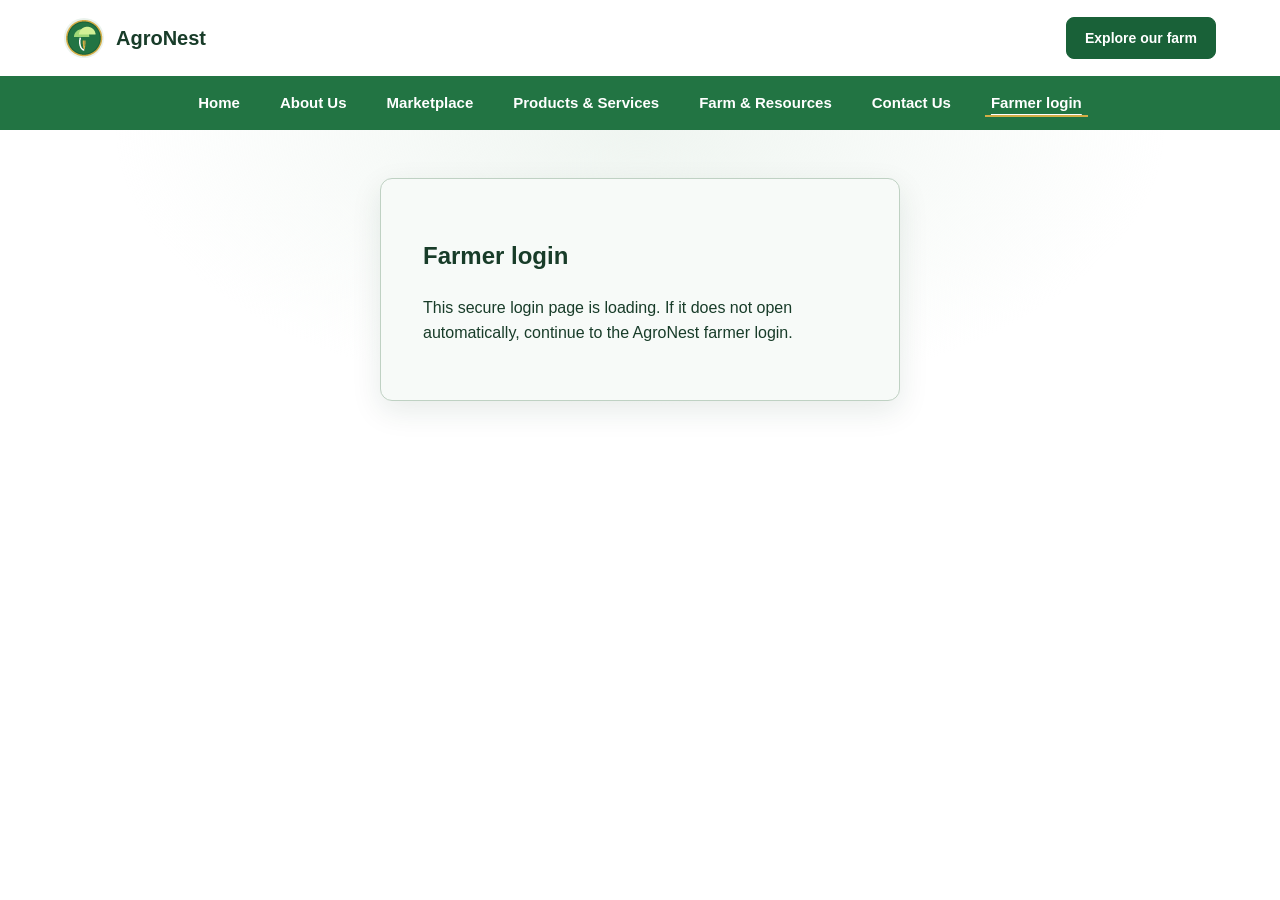
<file: pages/login.html>
<!DOCTYPE html>
<html lang="en">

<head>
    <!-- This lightweight entry page forwards visitors to the existing PHP farmer login. -->
    <meta charset="UTF-8">
    <meta name="viewport" content="width=device-width, initial-scale=1.0">
    <meta http-equiv="refresh" content="0; url=../farmer/login.php">
    <title>Farmer Login | AgroNest</title>
    <link rel="stylesheet" href="../css/global.css">
    <link rel="stylesheet" href="../css/login.css">
</head>

<body class="login-page">
    <!-- Keep the same public brand and navigation while the login route loads. -->
    <header>
        <a href="../index.html" class="logo-container" aria-label="AgroNest home">
            <img src="../images/logo.png" alt="" width="40" height="40">
            <span>AgroNest</span>
        </a>
        <nav class="header-actions" aria-label="Quick actions">
            <a href="products-services.html">Explore our farm</a>
        </nav>
    </header>
    <nav aria-label="Main Navigation">
        <ul>
            <li><a href="../index.html">Home</a></li>
            <li><a href="about.html">About Us</a></li>
            <li><a href="../marketplace.php">Marketplace</a></li>
            <li><a href="products-services.html">Products &amp; Services</a></li>
            <li><a href="farm-resources.html">Farm &amp; Resources</a></li>
            <li><a href="contact.html">Contact Us</a></li>
            <li><a href="../farmer/login.php" aria-current="page">Farmer login</a></li>
        </ul>
    </nav>
    <!-- The fallback link remains usable when automatic navigation is unavailable. -->
    <main class="login-main">
        <section class="login-card" aria-labelledby="login-heading">
            <h1 id="login-heading">Farmer login</h1>
            <p>This secure login page is loading. If it does not open automatically, continue to the
                <a href="../farmer/login.php">AgroNest farmer login</a>.</p>
        </section>
    </main>
</body>

</html>
</file>
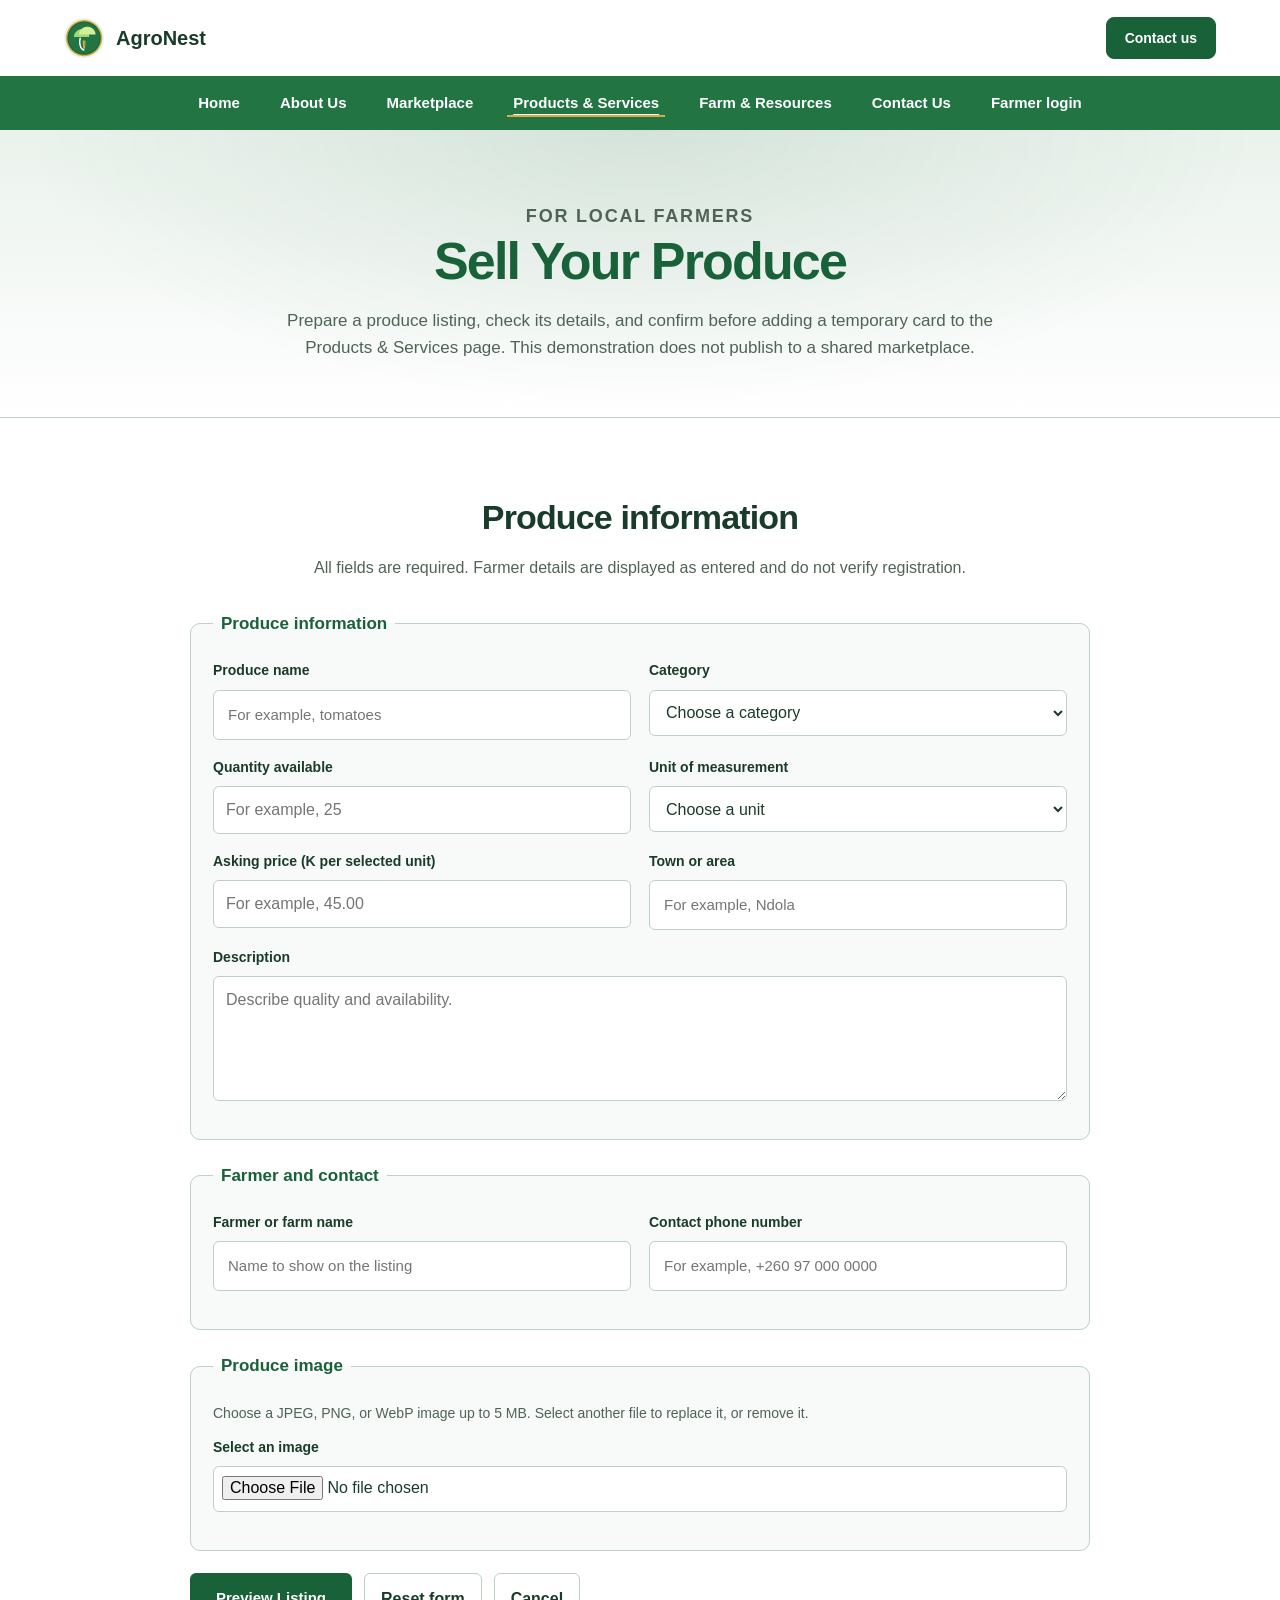
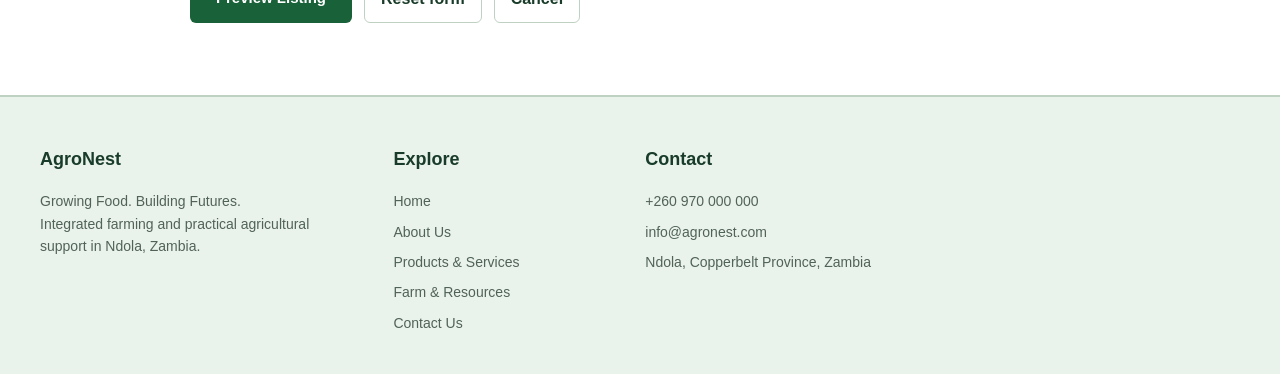
<file: pages/produce-upload.html>
<!DOCTYPE html>
<html lang="en">

<head>
    <!-- Page metadata and shared/page-specific styles keep this feature within Agronest's design. -->
    <meta charset="UTF-8">
    <meta name="viewport" content="width=device-width, initial-scale=1.0">
    <meta name="description" content="Prepare and review a temporary produce listing for AgroNest.">
    <title>Sell Your Produce | AgroNest</title>
    <link rel="stylesheet" href="../css/global.css">
    <link rel="stylesheet" href="../css/products-services.css">
</head>

<body>
    <!-- Shared brand header and site navigation keep this page connected to Agronest. -->
    <header>
        <a href="../index.html" class="logo-container" aria-label="AgroNest home">
            <img src="../images/logo.png" alt="" width="40" height="40">
            <span>AgroNest</span>
        </a>
        <nav class="header-actions" aria-label="Quick actions">
            <a href="contact.html">Contact us</a>
        </nav>
    </header>

    <nav aria-label="Main Navigation">
        <ul>
            <li><a href="../index.html">Home</a></li>
            <li><a href="about.html">About Us</a></li>
            <li><a href="../marketplace.php">Marketplace</a></li>
            <li><a href="products-services.html" aria-current="page">Products &amp; Services</a></li>
            <li><a href="farm-resources.html">Farm &amp; Resources</a></li>
            <li><a href="contact.html">Contact Us</a></li>
            <li><a href="../farmer/login.php">Farmer login</a></li>
        </ul>
    </nav>

    <!-- This standalone page gathers produce information and reviews it before confirmation. -->
    <main>
        <header class="page-header products-services-header">
            <p class="products-kicker">For local farmers</p>
            <h1>Sell Your Produce</h1>
            <p>Prepare a produce listing, check its details, and confirm before adding a temporary card to the
                Products &amp; Services page. This demonstration does not publish to a shared marketplace.</p>
        </header>

        <!-- Farmers enter listing information and select a local image in this form. -->
        <section class="offerings-section produce-upload-section" id="produce-listing"
            aria-labelledby="produce-upload-heading">
            <header class="offerings-heading">
                <h2 id="produce-upload-heading">Produce information</h2>
                <p>All fields are required. Farmer details are displayed as entered and do not verify registration.</p>
            </header>

            <form class="produce-upload-form" id="produce-form" novalidate>
                <!-- Produce details describe the item, quantity, asking price, and availability. -->
                <fieldset>
                    <legend>Produce information</legend>
                    <section class="produce-upload-fields" aria-label="Produce details">
                        <p class="form-group produce-upload-field">
                            <label for="produce-name">Produce name</label>
                            <input id="produce-name" name="produceName" type="text"
                                placeholder="For example, tomatoes" maxlength="80" required>
                        </p>
                        <p class="form-group produce-upload-field">
                            <label for="produce-category">Category</label>
                            <select id="produce-category" name="category" required>
                                <option value="">Choose a category</option>
                                <option value="Cereals">Cereals</option>
                                <option value="Vegetables">Vegetables</option>
                                <option value="Fruits">Fruits</option>
                                <option value="Legumes">Legumes</option>
                                <option value="Other">Other</option>
                            </select>
                        </p>
                        <p class="form-group produce-upload-field">
                            <label for="produce-quantity">Quantity available</label>
                            <input id="produce-quantity" name="quantity" type="number" min="0"
                                step="any" placeholder="For example, 25" required>
                        </p>
                        <p class="form-group produce-upload-field">
                            <label for="produce-unit">Unit of measurement</label>
                            <select id="produce-unit" name="unit" required>
                                <option value="">Choose a unit</option>
                                <option value="kg">Kilograms (kg)</option>
                                <option value="bag">Bags</option>
                                <option value="tonne">Tonnes</option>
                                <option value="crate">Crates</option>
                                <option value="bunch">Bunches</option>
                                <option value="unit">Units</option>
                            </select>
                        </p>
                        <p class="form-group produce-upload-field">
                            <label for="produce-price">Asking price (K per selected unit)</label>
                            <input id="produce-price" name="price" type="number" min="0"
                                step="0.01" placeholder="For example, 45.00" required>
                        </p>
                        <p class="form-group produce-upload-field">
                            <label for="produce-location">Town or area</label>
                            <input id="produce-location" name="location" type="text"
                                placeholder="For example, Ndola" maxlength="100" required>
                        </p>
                        <p class="form-group produce-upload-field produce-upload-field--wide">
                            <label for="produce-description">Description</label>
                            <textarea id="produce-description" name="description" rows="4" maxlength="500"
                                placeholder="Describe quality and availability." required></textarea>
                        </p>
                    </section>
                </fieldset>

                <!-- Farmer information supplies the name and contact shown on the temporary card. -->
                <fieldset>
                    <legend>Farmer and contact</legend>
                    <section class="produce-upload-fields" aria-label="Farmer details">
                        <p class="form-group produce-upload-field">
                            <label for="farmer-name">Farmer or farm name</label>
                            <input id="farmer-name" name="farmerName" type="text"
                                placeholder="Name to show on the listing" maxlength="100" required>
                        </p>
                        <p class="form-group produce-upload-field">
                            <label for="farmer-contact">Contact phone number</label>
                            <input id="farmer-contact" name="contact" type="tel"
                                placeholder="For example, +260 97 000 0000" autocomplete="tel" required>
                        </p>
                    </section>
                </fieldset>

                <!-- Image selection accepts web image formats and displays a removable local preview. -->
                <fieldset>
                    <legend>Produce image</legend>
                    <p class="produce-upload-help" id="produce-image-help">
                        Choose a JPEG, PNG, or WebP image up to 5 MB. Select another file to replace it, or remove it.
                    </p>
                    <p class="form-group produce-upload-field">
                        <label for="produce-image">Select an image</label>
                        <input id="produce-image" name="image" type="file"
                            accept="image/jpeg,image/png,image/webp" aria-describedby="produce-image-help" required>
                    </p>
                    <figure class="produce-image-preview" id="produce-image-preview" hidden>
                        <img id="produce-image-preview-img" alt="Selected produce preview">
                        <figcaption>Selected image preview</figcaption>
                    </figure>
                    <button class="produce-remove-image" id="remove-produce-image" type="button" hidden>
                        Remove selected image
                    </button>
                </fieldset>

                <!-- Form actions continue to review, reset entries, or return to the product listings. -->
                <section class="produce-upload-actions" aria-label="Form actions">
                    <button class="btn-primary" type="submit">Preview Listing</button>
                    <button class="produce-reset-button" type="reset">Reset form</button>
                    <a class="produce-reset-button" href="products-services.html#featured-products">Cancel</a>
                </section>
                <p class="produce-form-message" id="produce-form-message" role="status"
                    aria-live="polite" aria-atomic="true"></p>
            </form>

            <!-- The farmer reviews the proposed card and explicitly confirms before continuing. -->
            <section class="produce-verification-section" id="produce-verification"
                aria-labelledby="produce-preview-heading" hidden>
                <header class="offerings-heading">
                    <h2 id="produce-preview-heading">Review your listing</h2>
                    <p>Confirming sends this temporary listing back to the product page in this browser session.
                        Nothing is saved to a server or shared with other visitors.</p>
                </header>
                <article class="product-card produce-preview-card" id="produce-listing-preview">
                    <figure class="product-card__figure">
                        <img class="product-card__image" id="listing-image" alt="">
                        <figcaption class="product-card__category" id="listing-category"></figcaption>
                    </figure>
                    <header class="product-card__header">
                        <h3 class="product-card__name" id="listing-name"></h3>
                        <p class="product-card__farm-name" id="listing-farmer"></p>
                        <p class="product-card__location" id="listing-location"></p>
                    </header>
                    <p class="product-card__description" id="listing-description"></p>
                    <p class="product-card__price" id="listing-price"></p>
                    <p class="product-card__availability" id="listing-quantity"></p>
                    <section class="product-card__footer" aria-label="Farmer contact">
                        <a class="btn-farm-view" id="listing-contact"></a>
                    </section>
                </article>
                <!-- Review actions let the farmer edit or confirm these details. -->
                <section class="produce-verification-actions" aria-label="Listing confirmation actions">
                    <button class="produce-reset-button" id="edit-produce-listing" type="button">
                        Edit Information
                    </button>
                    <button class="btn-primary" id="confirm-produce-listing" type="button">
                        Confirm and Publish Listing
                    </button>
                </section>
            </section>
        </section>
    </main>

    <!-- Shared footer keeps navigation and contact details consistent across pages. -->
    <footer>
        <section class="footer-col">
            <h3>AgroNest</h3>
            <p>Growing Food. Building Futures.</p>
            <p>Integrated farming and practical agricultural support in Ndola, Zambia.</p>
        </section>
        <nav class="footer-col" aria-label="Explore AgroNest">
            <h3>Explore</h3>
            <ul>
                <li><a href="../index.html">Home</a></li>
                <li><a href="about.html">About Us</a></li>
                <li><a href="products-services.html" aria-current="page">Products &amp; Services</a></li>
                <li><a href="farm-resources.html">Farm &amp; Resources</a></li>
                <li><a href="contact.html">Contact Us</a></li>
            </ul>
        </nav>
        <section class="footer-col">
            <h3>Contact</h3>
            <address>
                <p><a href="tel:+260970000000">+260 970 000 000</a></p>
                <p><a href="mailto:info@agronest.com">info@agronest.com</a></p>
                <p>Ndola, Copperbelt Province, Zambia</p>
            </address>
        </section>
    </footer>

    <!-- This standalone script handles the local image, review, and temporary listing handoff. -->
    <script src="../js/produce-upload.js"></script>
</body>

</html>
</file>
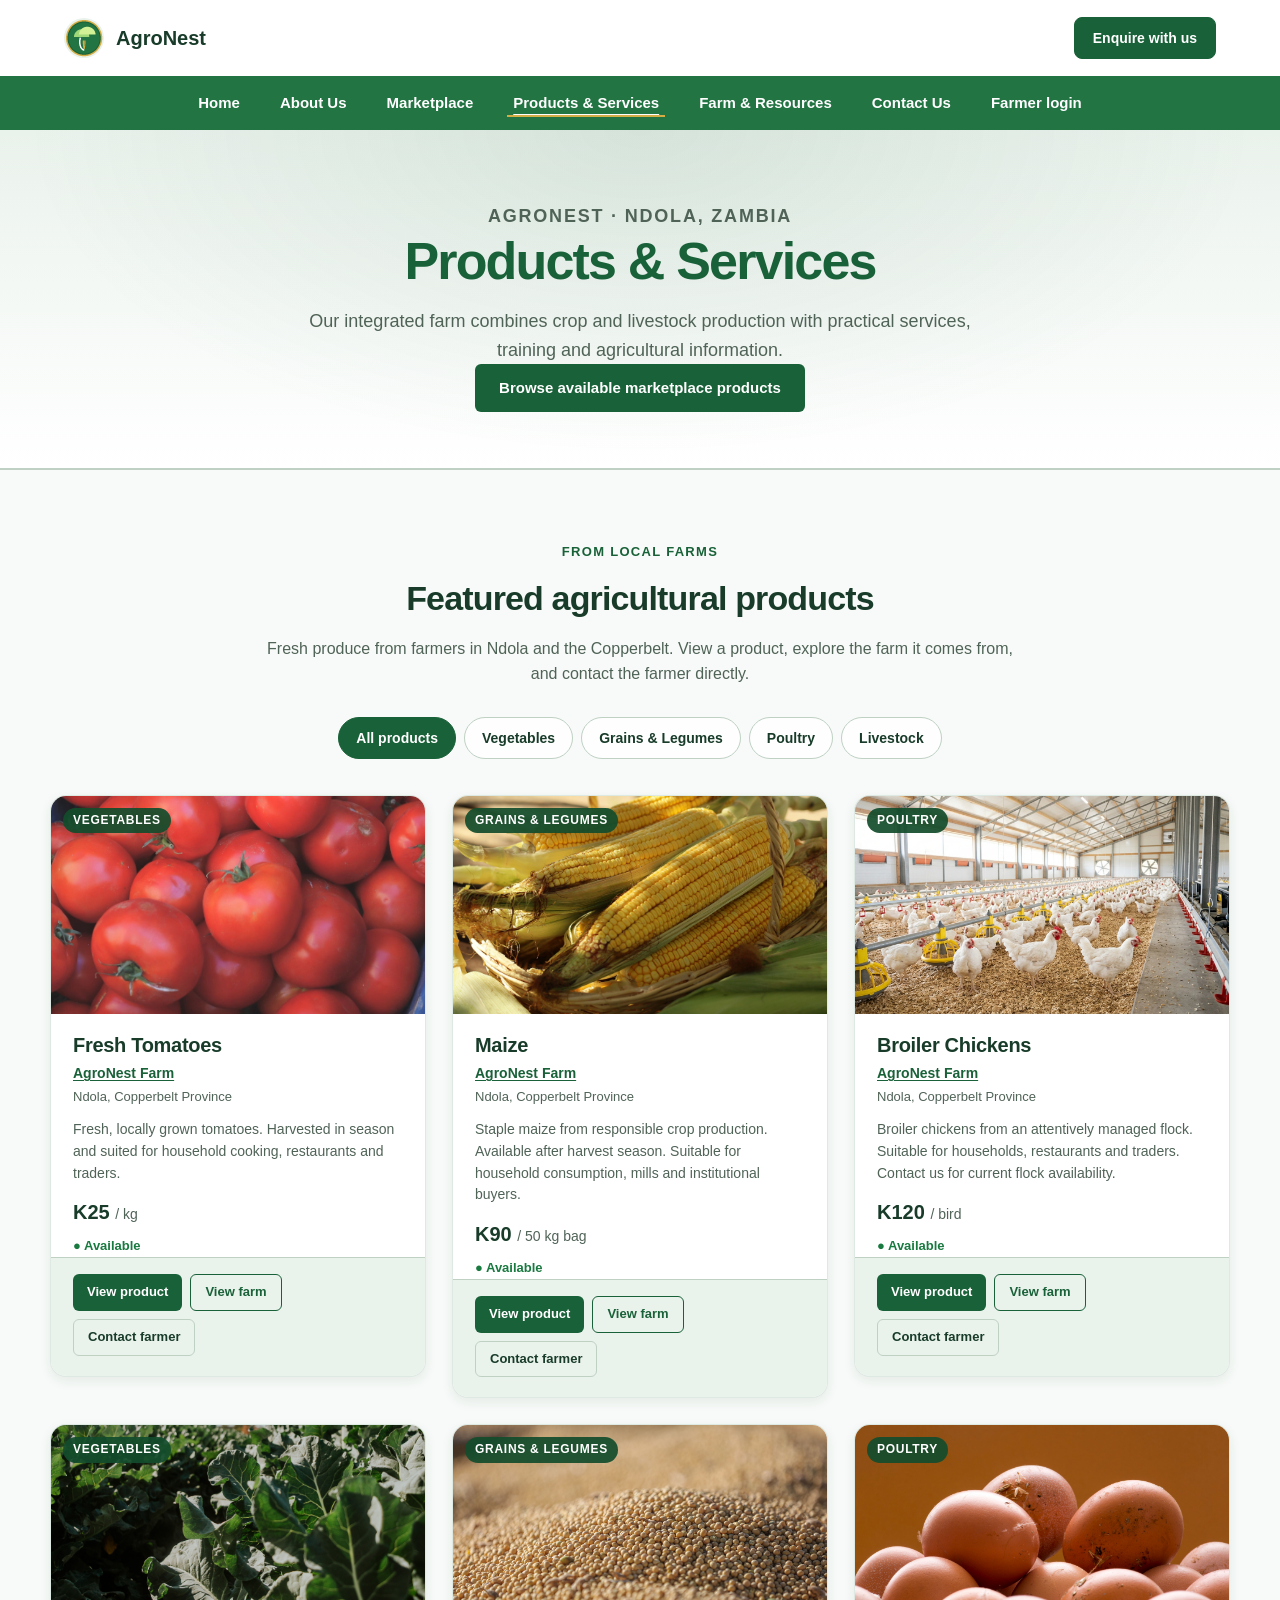
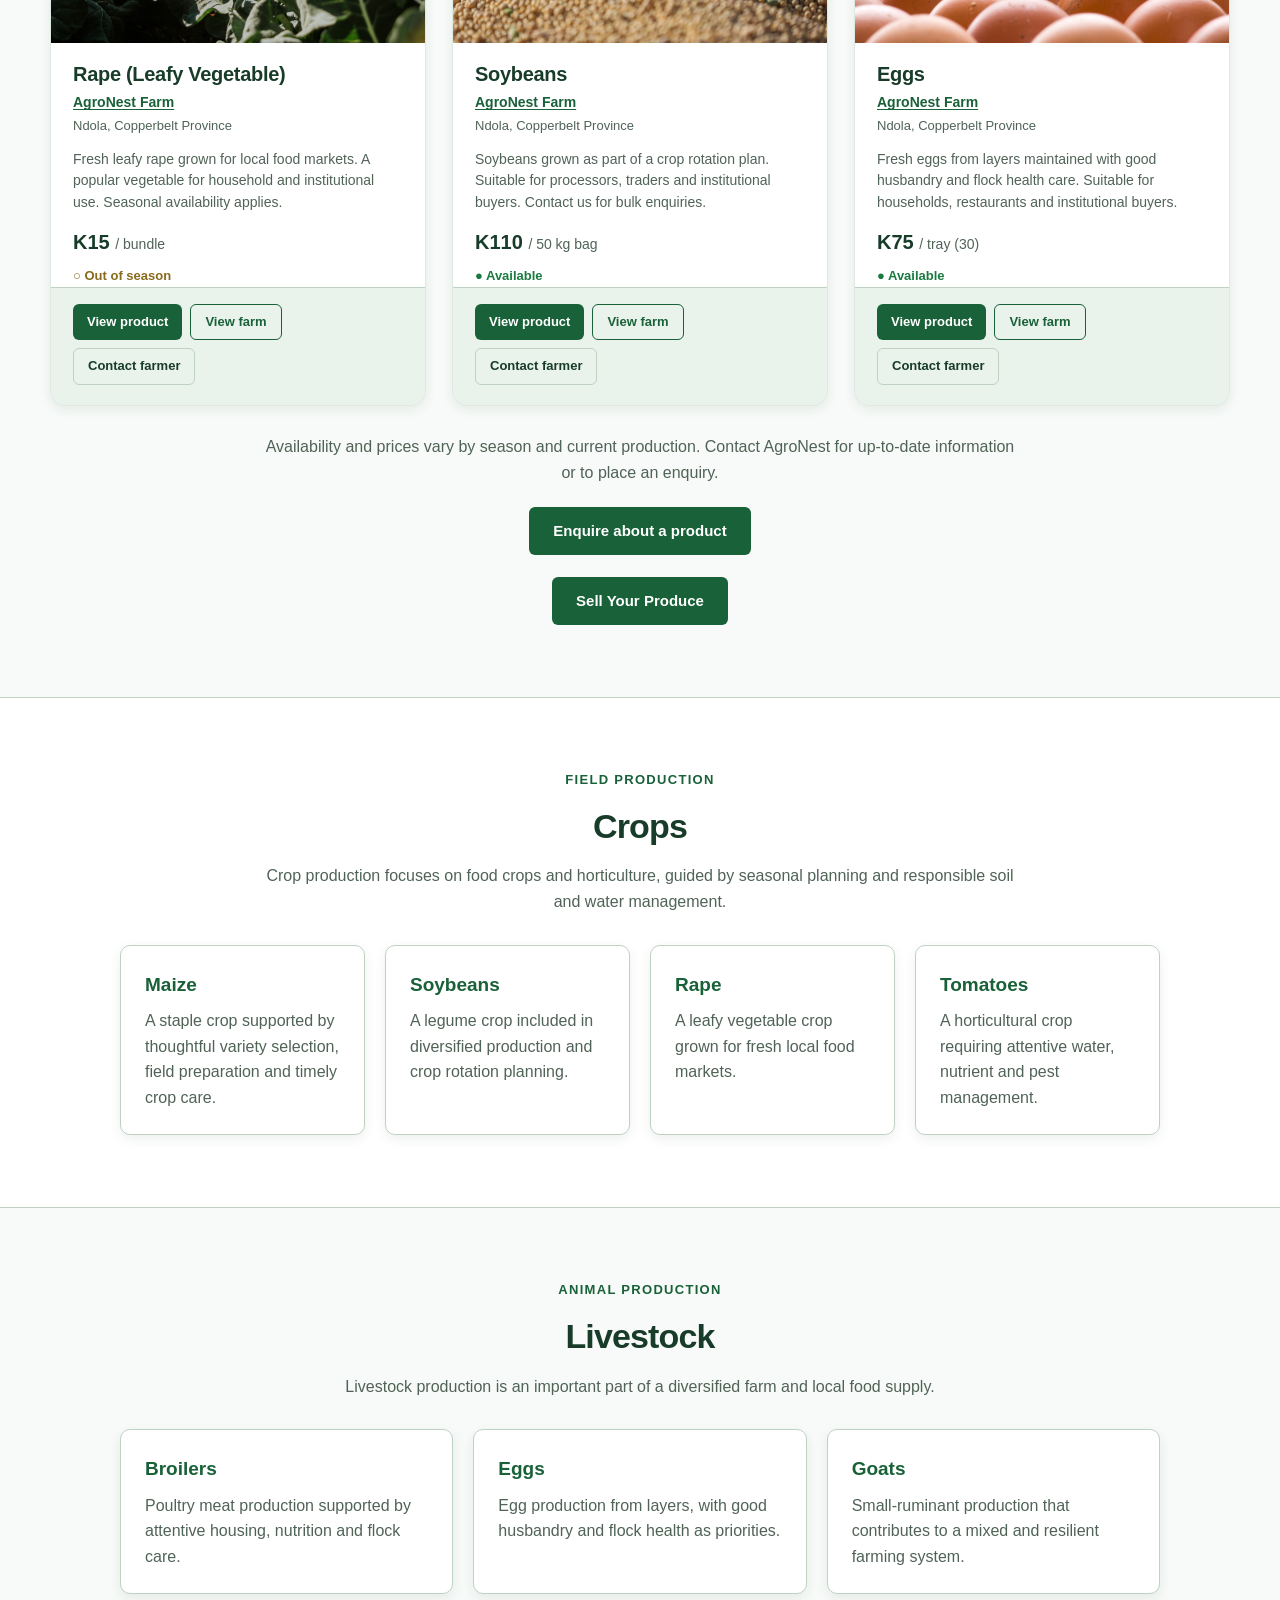
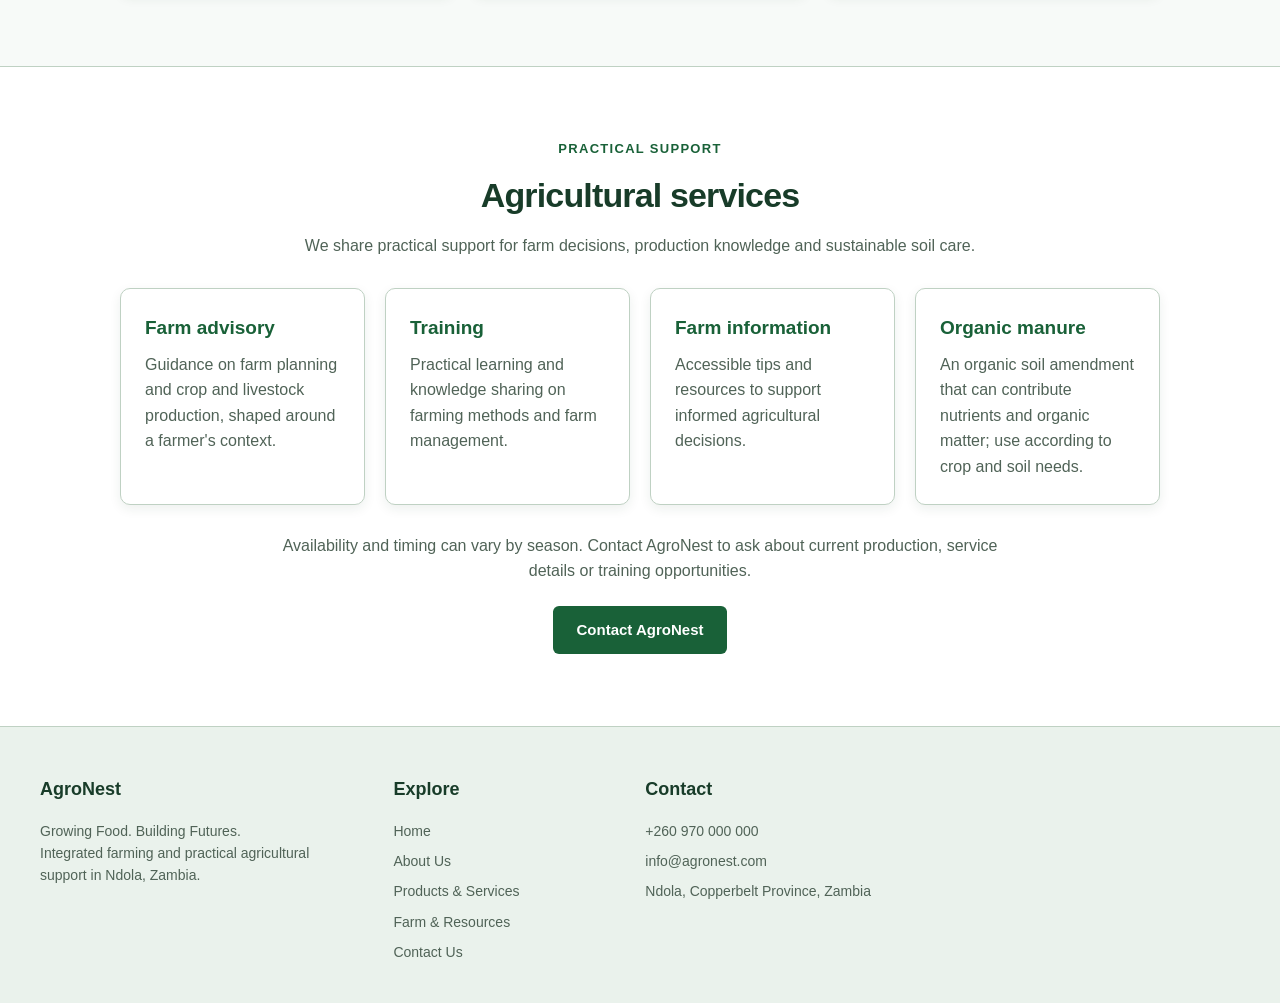
<file: pages/products-services.html>
<!DOCTYPE html>
<html lang="en">

<head>
    <!-- Page metadata and stylesheets set up the shared theme and this page's components. -->
    <meta charset="UTF-8">
    <meta name="viewport" content="width=device-width, initial-scale=1.0">
    <meta name="description"
        content="Browse AgroNest crops, livestock and agricultural products from local farmers in Ndola, Copperbelt Province, Zambia. View prices, availability and contact farmers directly.">
    <title>Products &amp; Services | AgroNest</title>
    <link rel="stylesheet" href="../css/global.css">
    <link rel="stylesheet" href="../css/products-services.css">
</head>

<body>
    <!-- Site branding and direct access to an enquiry. -->
    <header>
        <a href="../index.html" class="logo-container" aria-label="AgroNest home">
            <img src="../images/logo.png" alt="" width="40" height="40">
            <span>AgroNest</span>
        </a>
        <nav class="header-actions" aria-label="Quick actions">
            <a href="contact.html">Enquire with us</a>
        </nav>
    </header>

    <!-- Primary navigation links to the existing pages. -->
    <nav aria-label="Main Navigation">
        <ul>
            <li><a href="../index.html">Home</a></li>
            <li><a href="about.html">About Us</a></li>
            <li><a href="../marketplace.php">Marketplace</a></li>
            <li><a href="products-services.html" aria-current="page">Products &amp; Services</a></li>
            <li><a href="farm-resources.html">Farm &amp; Resources</a></li>
            <li><a href="contact.html">Contact Us</a></li>
            <li><a href="../farmer/login.php">Farmer login</a></li>
        </ul>
    </nav>

    <!-- Main content groups featured listings, production areas, and farm services. -->
    <main>
        <!-- Page introduction describes the farm's combined products and services. -->
        <header class="page-header products-services-header">
            <p class="products-kicker">AgroNest · Ndola, Zambia</p>
            <h1>Products &amp; Services</h1>
            <p>Our integrated farm combines crop and livestock production with practical services, training and
                agricultural information.</p>
            <p><a class="btn-primary" href="../marketplace.php">Browse available marketplace products</a></p>
        </header>

        <!-- Featured listings connect each product card to its farmer and category metadata. -->
        <section class="offerings-section products-showcase-section" id="featured-products"
            aria-labelledby="featured-products-heading">
            <header class="offerings-heading">
                <p class="products-kicker">From local farms</p>
                <h2 id="featured-products-heading">Featured agricultural products</h2>
                <p>Fresh produce from farmers in Ndola and the Copperbelt. View a product, explore the farm it comes
                    from, and contact the farmer directly.</p>
            </header>

            <!-- Filter bar — prepared for JavaScript filtering -->
            <nav class="product-filter-bar" aria-label="Filter products by category">
                <ul class="product-filter-list" id="product-filter-list">
                    <li>
                        <button type="button" class="product-filter-btn product-filter-btn--active"
                            data-filter="all" aria-pressed="true">
                            All products
                        </button>
                    </li>
                    <li>
                        <button type="button" class="product-filter-btn"
                            data-filter="vegetables" aria-pressed="false">
                            Vegetables
                        </button>
                    </li>
                    <li>
                        <button type="button" class="product-filter-btn"
                            data-filter="grains" aria-pressed="false">
                            Grains &amp; Legumes
                        </button>
                    </li>
                    <li>
                        <button type="button" class="product-filter-btn"
                            data-filter="poultry" aria-pressed="false">
                            Poultry
                        </button>
                    </li>
                    <li>
                        <button type="button" class="product-filter-btn"
                            data-filter="livestock" aria-pressed="false">
                            Livestock
                        </button>
                    </li>
                </ul>
            </nav>

            <!-- Each article represents one product; data attributes identify its category and farm. -->
            <ul class="product-card-grid" id="product-card-grid" aria-label="Product listings">

                <!-- PRODUCT 001 — Tomatoes -->
                <li>
                    <article class="product-card"
                             data-product-id="001"
                             data-farmer-id="001"
                             data-category="vegetables"
                             data-available="true">

                        <figure class="product-card__figure">
                            <img src="../images/tomato.jpg"
                                 alt="Fresh, ripe tomatoes ready for market"
                                 class="product-card__image"
                                 loading="lazy">
                            <figcaption class="product-card__category">Vegetables</figcaption>
                        </figure>

                        <header class="product-card__header">
                            <h3 class="product-card__name">Fresh Tomatoes</h3>
                            <p class="product-card__farm-name">
                                <a href="farm-resources.html#farm-001" class="product-card__farm-link"
                                   data-farm-id="001">
                                    AgroNest Farm
                                </a>
                            </p>
                            <p class="product-card__location">Ndola, Copperbelt Province</p>
                        </header>

                        <p class="product-card__description">
                            Fresh, locally grown tomatoes. Harvested in season and suited for household cooking,
                            restaurants and traders.
                        </p>

                        <p class="product-card__price" aria-label="Price: K25 per kilogram">
                            <strong>K25</strong> <span class="product-card__unit">/ kg</span>
                        </p>

                        <p class="product-card__availability product-card__availability--available"
                           data-availability="available">
                            <span aria-hidden="true">●</span> Available
                        </p>

                        <footer class="product-card__footer">
                            <a href="farm-resources.html#product-001"
                               class="btn-product-view"
                               data-action="view-product"
                               data-product-id="001">
                                View product
                            </a>
                            <a href="farm-resources.html#farm-001"
                               class="btn-farm-view"
                               data-action="view-farm"
                               data-farm-id="001">
                                View farm
                            </a>
                            <button type="button"
                                    class="btn-contact-farmer"
                                    data-action="contact-farmer"
                                    data-farmer-id="001"
                                    data-farmer-name="AgroNest Farm"
                                    data-product-id="001"
                                    data-product-name="Fresh Tomatoes"
                                    aria-label="Contact farmer about Fresh Tomatoes">
                                Contact farmer
                            </button>
                        </footer>

                    </article>
                </li>

                <!-- PRODUCT 002 — Maize -->
                <li>
                    <article class="product-card"
                             data-product-id="002"
                             data-farmer-id="001"
                             data-category="grains"
                             data-available="true">

                        <figure class="product-card__figure">
                            <img src="../images/maize.jpg"
                                 alt="Fresh maize cobs ready for sale"
                                 class="product-card__image"
                                 loading="lazy">
                            <figcaption class="product-card__category">Grains &amp; Legumes</figcaption>
                        </figure>

                        <header class="product-card__header">
                            <h3 class="product-card__name">Maize</h3>
                            <p class="product-card__farm-name">
                                <a href="farm-resources.html#farm-001" class="product-card__farm-link"
                                   data-farm-id="001">
                                    AgroNest Farm
                                </a>
                            </p>
                            <p class="product-card__location">Ndola, Copperbelt Province</p>
                        </header>

                        <p class="product-card__description">
                            Staple maize from responsible crop production. Available after harvest season.
                            Suitable for household consumption, mills and institutional buyers.
                        </p>

                        <p class="product-card__price" aria-label="Price: K90 per 50kg bag">
                            <strong>K90</strong> <span class="product-card__unit">/ 50 kg bag</span>
                        </p>

                        <p class="product-card__availability product-card__availability--available"
                           data-availability="available">
                            <span aria-hidden="true">●</span> Available
                        </p>

                        <footer class="product-card__footer">
                            <a href="farm-resources.html#product-002"
                               class="btn-product-view"
                               data-action="view-product"
                               data-product-id="002">
                                View product
                            </a>
                            <a href="farm-resources.html#farm-001"
                               class="btn-farm-view"
                               data-action="view-farm"
                               data-farm-id="001">
                                View farm
                            </a>
                            <button type="button"
                                    class="btn-contact-farmer"
                                    data-action="contact-farmer"
                                    data-farmer-id="001"
                                    data-farmer-name="AgroNest Farm"
                                    data-product-id="002"
                                    data-product-name="Maize"
                                    aria-label="Contact farmer about Maize">
                                Contact farmer
                            </button>
                        </footer>

                    </article>
                </li>

                <!-- PRODUCT 003 — Broilers -->
                <li>
                    <article class="product-card"
                             data-product-id="003"
                             data-farmer-id="001"
                             data-category="poultry"
                             data-available="true">

                        <figure class="product-card__figure">
                            <img src="../images/poultry-farming.jpg"
                                 alt="Broiler chickens raised as part of the AgroNest integrated farm"
                                 class="product-card__image"
                                 loading="lazy">
                            <figcaption class="product-card__category">Poultry</figcaption>
                        </figure>

                        <header class="product-card__header">
                            <h3 class="product-card__name">Broiler Chickens</h3>
                            <p class="product-card__farm-name">
                                <a href="farm-resources.html#farm-001" class="product-card__farm-link"
                                   data-farm-id="001">
                                    AgroNest Farm
                                </a>
                            </p>
                            <p class="product-card__location">Ndola, Copperbelt Province</p>
                        </header>

                        <p class="product-card__description">
                            Broiler chickens from an attentively managed flock. Suitable for households, restaurants
                            and traders. Contact us for current flock availability.
                        </p>

                        <p class="product-card__price" aria-label="Price: K120 per bird">
                            <strong>K120</strong> <span class="product-card__unit">/ bird</span>
                        </p>

                        <p class="product-card__availability product-card__availability--available"
                           data-availability="available">
                            <span aria-hidden="true">●</span> Available
                        </p>

                        <footer class="product-card__footer">
                            <a href="farm-resources.html#product-003"
                               class="btn-product-view"
                               data-action="view-product"
                               data-product-id="003">
                                View product
                            </a>
                            <a href="farm-resources.html#farm-001"
                               class="btn-farm-view"
                               data-action="view-farm"
                               data-farm-id="001">
                                View farm
                            </a>
                            <button type="button"
                                    class="btn-contact-farmer"
                                    data-action="contact-farmer"
                                    data-farmer-id="001"
                                    data-farmer-name="AgroNest Farm"
                                    data-product-id="003"
                                    data-product-name="Broiler Chickens"
                                    aria-label="Contact farmer about Broiler Chickens">
                                Contact farmer
                            </button>
                        </footer>

                    </article>
                </li>

                <!-- PRODUCT 004 — Rape -->
                <li>
                    <article class="product-card"
                             data-product-id="004"
                             data-farmer-id="001"
                             data-category="vegetables"
                             data-available="false">

                        <figure class="product-card__figure">
                            <img src="../images/leafyvegetables.jpg"
                                 alt="Leafy rape vegetables growing in a farm field"
                                 class="product-card__image product-card__image--leafy"
                                 loading="lazy">
                            <figcaption class="product-card__category">Vegetables</figcaption>
                        </figure>

                        <header class="product-card__header">
                            <h3 class="product-card__name">Rape (Leafy Vegetable)</h3>
                            <p class="product-card__farm-name">
                                <a href="farm-resources.html#farm-001" class="product-card__farm-link"
                                   data-farm-id="001">
                                    AgroNest Farm
                                </a>
                            </p>
                            <p class="product-card__location">Ndola, Copperbelt Province</p>
                        </header>

                        <p class="product-card__description">
                            Fresh leafy rape grown for local food markets. A popular vegetable for household
                            and institutional use. Seasonal availability applies.
                        </p>

                        <p class="product-card__price" aria-label="Price: K15 per bundle">
                            <strong>K15</strong> <span class="product-card__unit">/ bundle</span>
                        </p>

                        <p class="product-card__availability product-card__availability--unavailable"
                           data-availability="unavailable">
                            <span aria-hidden="true">○</span> Out of season
                        </p>

                        <footer class="product-card__footer">
                            <a href="farm-resources.html#product-004"
                               class="btn-product-view"
                               data-action="view-product"
                               data-product-id="004">
                                View product
                            </a>
                            <a href="farm-resources.html#farm-001"
                               class="btn-farm-view"
                               data-action="view-farm"
                               data-farm-id="001">
                                View farm
                            </a>
                            <button type="button"
                                    class="btn-contact-farmer"
                                    data-action="contact-farmer"
                                    data-farmer-id="001"
                                    data-farmer-name="AgroNest Farm"
                                    data-product-id="004"
                                    data-product-name="Rape"
                                    aria-label="Contact farmer about Rape">
                                Contact farmer
                            </button>
                        </footer>

                    </article>
                </li>

                <!-- PRODUCT 005 — Soybeans -->
                <li>
                    <article class="product-card"
                             data-product-id="005"
                             data-farmer-id="001"
                             data-category="grains"
                             data-available="true">

                        <figure class="product-card__figure">
                            <img src="../images/soyabean.jpg"
                                 alt="A close-up of harvested soybeans"
                                 class="product-card__image"
                                 loading="lazy">
                            <figcaption class="product-card__category">Grains &amp; Legumes</figcaption>
                        </figure>

                        <header class="product-card__header">
                            <h3 class="product-card__name">Soybeans</h3>
                            <p class="product-card__farm-name">
                                <a href="farm-resources.html#farm-001" class="product-card__farm-link"
                                   data-farm-id="001">
                                    AgroNest Farm
                                </a>
                            </p>
                            <p class="product-card__location">Ndola, Copperbelt Province</p>
                        </header>

                        <p class="product-card__description">
                            Soybeans grown as part of a crop rotation plan. Suitable for processors, traders and
                            institutional buyers. Contact us for bulk enquiries.
                        </p>

                        <p class="product-card__price" aria-label="Price: K110 per 50kg bag">
                            <strong>K110</strong> <span class="product-card__unit">/ 50 kg bag</span>
                        </p>

                        <p class="product-card__availability product-card__availability--available"
                           data-availability="available">
                            <span aria-hidden="true">●</span> Available
                        </p>

                        <footer class="product-card__footer">
                            <a href="farm-resources.html#product-005"
                               class="btn-product-view"
                               data-action="view-product"
                               data-product-id="005">
                                View product
                            </a>
                            <a href="farm-resources.html#farm-001"
                               class="btn-farm-view"
                               data-action="view-farm"
                               data-farm-id="001">
                                View farm
                            </a>
                            <button type="button"
                                    class="btn-contact-farmer"
                                    data-action="contact-farmer"
                                    data-farmer-id="001"
                                    data-farmer-name="AgroNest Farm"
                                    data-product-id="005"
                                    data-product-name="Soybeans"
                                    aria-label="Contact farmer about Soybeans">
                                Contact farmer
                            </button>
                        </footer>

                    </article>
                </li>

                <!-- PRODUCT 006 — Eggs -->
                <li>
                    <article class="product-card"
                             data-product-id="006"
                             data-farmer-id="001"
                             data-category="poultry"
                             data-available="true">

                        <figure class="product-card__figure">
                            <img src="../images/eggs.jpg"
                                 alt="Fresh eggs arranged in cartons"
                                 class="product-card__image"
                                 loading="lazy">
                            <figcaption class="product-card__category">Poultry</figcaption>
                        </figure>

                        <header class="product-card__header">
                            <h3 class="product-card__name">Eggs</h3>
                            <p class="product-card__farm-name">
                                <a href="farm-resources.html#farm-001" class="product-card__farm-link"
                                   data-farm-id="001">
                                    AgroNest Farm
                                </a>
                            </p>
                            <p class="product-card__location">Ndola, Copperbelt Province</p>
                        </header>

                        <p class="product-card__description">
                            Fresh eggs from layers maintained with good husbandry and flock health care. Suitable
                            for households, restaurants and institutional buyers.
                        </p>

                        <p class="product-card__price" aria-label="Price: K75 per tray of 30">
                            <strong>K75</strong> <span class="product-card__unit">/ tray (30)</span>
                        </p>

                        <p class="product-card__availability product-card__availability--available"
                           data-availability="available">
                            <span aria-hidden="true">●</span> Available
                        </p>

                        <footer class="product-card__footer">
                            <a href="farm-resources.html#product-006"
                               class="btn-product-view"
                               data-action="view-product"
                               data-product-id="006">
                                View product
                            </a>
                            <a href="farm-resources.html#farm-001"
                               class="btn-farm-view"
                               data-action="view-farm"
                               data-farm-id="001">
                                View farm
                            </a>
                            <button type="button"
                                    class="btn-contact-farmer"
                                    data-action="contact-farmer"
                                    data-farmer-id="001"
                                    data-farmer-name="AgroNest Farm"
                                    data-product-id="006"
                                    data-product-name="Eggs"
                                    aria-label="Contact farmer about Eggs">
                                Contact farmer
                            </button>
                        </footer>

                    </article>
                </li>

            </ul>

            <!-- This safe, reusable card structure is cloned for farmer-confirmed listings. -->
            <template id="temporary-product-card-template">
                <li>
                    <article class="product-card">
                        <figure class="product-card__figure">
                            <img class="product-card__image" alt="" loading="lazy">
                            <figcaption class="product-card__category"></figcaption>
                        </figure>
                        <header class="product-card__header">
                            <h3 class="product-card__name"></h3>
                            <p class="product-card__farm-name"></p>
                            <p class="product-card__location"></p>
                        </header>
                        <p class="product-card__description"></p>
                        <p class="product-card__price">
                            <strong></strong><span class="product-card__unit"></span>
                        </p>
                        <p class="product-card__availability product-card__availability--available"></p>
                        <footer class="product-card__footer">
                            <a class="btn-contact-farmer"></a>
                        </footer>
                    </article>
                </li>
            </template>

            <!-- Availability note and enquiry link follow the product cards. -->
            <p class="offerings-note">
                Availability and prices vary by season and current production. Contact AgroNest for up-to-date
                information or to place an enquiry.
            </p>
            <a class="btn-primary offerings-cta" href="contact.html">Enquire about a product</a>
            <a class="btn-primary offerings-cta" href="produce-upload.html">Sell Your Produce</a>
            <p class="produce-listing-success" id="produce-listing-success" role="status"
                aria-live="polite" aria-atomic="true" hidden></p>
        </section>

        <!-- ================================================
             EXISTING SECTIONS — preserved exactly
             ================================================ -->

        <!-- Crop offering cards describe the farm's main field and horticultural crops. -->
        <section class="offerings-section" aria-labelledby="crop-heading">
            <header class="offerings-heading">
                <p class="products-kicker">Field production</p>
                <h2 id="crop-heading">Crops</h2>
                <p>Crop production focuses on food crops and horticulture, guided by seasonal planning and responsible
                    soil and water management.</p>
            </header>
            <ul class="offerings-grid">
                <li class="offering-card">
                    <h3>Maize</h3>
                    <p>A staple crop supported by thoughtful variety selection, field preparation and timely crop care.</p>
                </li>
                <li class="offering-card">
                    <h3>Soybeans</h3>
                    <p>A legume crop included in diversified production and crop rotation planning.</p>
                </li>
                <li class="offering-card">
                    <h3>Rape</h3>
                    <p>A leafy vegetable crop grown for fresh local food markets.</p>
                </li>
                <li class="offering-card">
                    <h3>Tomatoes</h3>
                    <p>A horticultural crop requiring attentive water, nutrient and pest management.</p>
                </li>
            </ul>
        </section>

        <!-- Livestock cards summarize animal production offerings. -->
        <section class="offerings-section offerings-tint" aria-labelledby="livestock-heading">
            <header class="offerings-heading">
                <p class="products-kicker">Animal production</p>
                <h2 id="livestock-heading">Livestock</h2>
                <p>Livestock production is an important part of a diversified farm and local food supply.</p>
            </header>
            <ul class="offerings-grid">
                <li class="offering-card">
                    <h3>Broilers</h3>
                    <p>Poultry meat production supported by attentive housing, nutrition and flock care.</p>
                </li>
                <li class="offering-card">
                    <h3>Eggs</h3>
                    <p>Egg production from layers, with good husbandry and flock health as priorities.</p>
                </li>
                <li class="offering-card">
                    <h3>Goats</h3>
                    <p>Small-ruminant production that contributes to a mixed and resilient farming system.</p>
                </li>
            </ul>
        </section>

        <!-- Services section contains the advisory, training, information, and soil-care offerings. -->
        <section class="offerings-section" id="farm-services" aria-labelledby="services-heading">
            <header class="offerings-heading">
                <p class="products-kicker">Practical support</p>
                <h2 id="services-heading">Agricultural services</h2>
                <p>We share practical support for farm decisions, production knowledge and sustainable soil care.</p>
            </header>
            <ul class="offerings-grid">
                <li class="offering-card">
                    <h3>Farm advisory</h3>
                    <p>Guidance on farm planning and crop and livestock production, shaped around a farmer's context.</p>
                </li>
                <li class="offering-card">
                    <h3>Training</h3>
                    <p>Practical learning and knowledge sharing on farming methods and farm management.</p>
                </li>
                <li class="offering-card">
                    <h3>Farm information</h3>
                    <p>Accessible tips and resources to support informed agricultural decisions.</p>
                </li>
                <li class="offering-card">
                    <h3>Organic manure</h3>
                    <p>An organic soil amendment that can contribute nutrients and organic matter; use according to crop
                        and soil needs.</p>
                </li>
            </ul>
            <p class="offerings-note">Availability and timing can vary by season. Contact AgroNest to ask about current
                production, service details or training opportunities.</p>
            <a class="btn-primary offerings-cta" href="contact.html">Contact AgroNest</a>
        </section>
    </main>

    <!-- Enquiry dialog receives farmer and product context from the existing site script. -->
    <dialog id="contact-farmer-dialog" aria-labelledby="dialog-heading" aria-modal="true">
        <header>
            <h2 id="dialog-heading">Enquire about a product</h2>
            <button type="button" id="dialog-close" aria-label="Close enquiry form">✕</button>
        </header>
        <p id="dialog-context" class="dialog-context"></p>
        <!-- The dialog form groups visitor details and provides explicit submit and cancel controls. -->
        <form id="farmer-enquiry-form"
              data-target-farmer-id=""
              data-target-product-id=""
              action="contact.html"
              method="get"
              novalidate>
            <fieldset>
                <legend>Your details</legend>
                <!-- Contact inputs are grouped with labels for accessible identification. -->
                <p class="form-group">
                    <label for="enquiry-name">Your name</label>
                    <input type="text" id="enquiry-name" name="name"
                           placeholder="Enter your name" required autocomplete="name">
                </p>
                <p class="form-group">
                    <label for="enquiry-email">Your email</label>
                    <input type="email" id="enquiry-email" name="email"
                           placeholder="Enter your email" required autocomplete="email">
                </p>
                <p class="form-group">
                    <label for="enquiry-phone">Phone (optional)</label>
                    <input type="tel" id="enquiry-phone" name="phone"
                           placeholder="Enter your phone number" autocomplete="tel">
                </p>
                <p class="form-group">
                    <label for="enquiry-message">Message</label>
                    <textarea id="enquiry-message" name="message" rows="4"
                              placeholder="Write your enquiry here..." required></textarea>
                </p>
            </fieldset>
            <!-- Dialog actions submit the enquiry or dismiss the dialog. -->
            <footer class="dialog-footer">
                <button type="submit" class="btn-primary" id="dialog-submit">Send enquiry</button>
                <button type="button" id="dialog-cancel">Cancel</button>
            </footer>
        </form>
    </dialog>

    <!-- Shared footer provides page navigation and farm contact information. -->
    <footer>
        <section class="footer-col">
            <h3>AgroNest</h3>
            <p>Growing Food. Building Futures.</p>
            <p>Integrated farming and practical agricultural support in Ndola, Zambia.</p>
        </section>
        <nav class="footer-col" aria-label="Explore AgroNest">
            <h3>Explore</h3>
            <ul>
                <li><a href="../index.html">Home</a></li>
                <li><a href="about.html">About Us</a></li>
                <li><a href="products-services.html" aria-current="page">Products &amp; Services</a></li>
                <li><a href="farm-resources.html">Farm &amp; Resources</a></li>
                <li><a href="contact.html">Contact Us</a></li>
            </ul>
        </nav>
        <section class="footer-col">
            <h3>Contact</h3>
            <address>
                <p><a href="tel:+260970000000">+260 970 000 000</a></p>
                <p><a href="mailto:info@agronest.com">info@agronest.com</a></p>
                <p>Ndola, Copperbelt Province, Zambia</p>
            </address>
        </section>
    </footer>

    <!-- The upload workflow returns confirmed temporary listings; shared interactions remain separate. -->
    <script src="../js/produce-upload.js"></script>
    <script src="../js/script.js"></script>
</body>

</html>
</file>
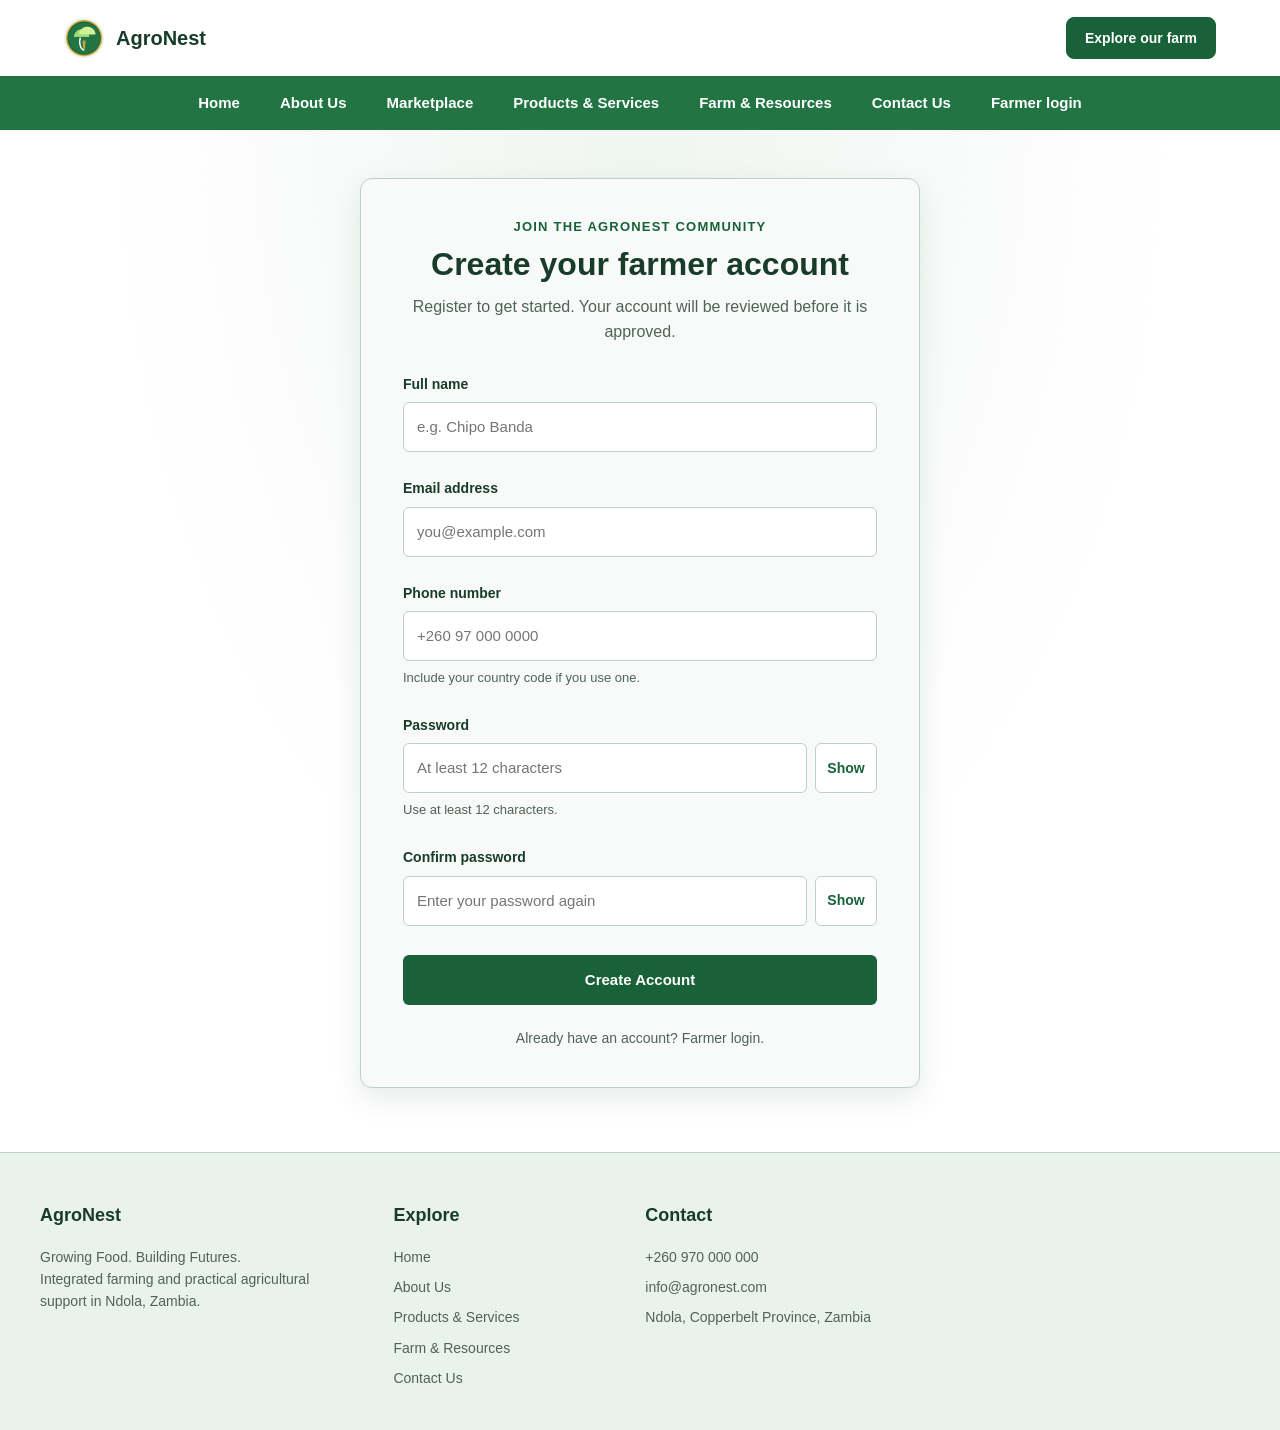
<file: pages/register.html>
<!DOCTYPE html>
<html lang="en">

<head>
    <!-- Page metadata and shared/page-specific styles keep this form responsive and on-brand. -->
    <meta charset="UTF-8">
    <meta name="viewport" content="width=device-width, initial-scale=1.0">
    <meta name="description" content="Create an AgroNest farmer account.">
    <title>Farmer Registration | AgroNest</title>
    <link rel="stylesheet" href="../css/global.css">
    <link rel="stylesheet" href="../css/register.css">
</head>

<body class="registration-page">
    <!-- Brand header and primary navigation provide the same routes as the public site. -->
    <header>
        <a href="../index.html" class="logo-container" aria-label="AgroNest home">
            <img src="../images/logo.png" alt="" width="40" height="40">
            <span>AgroNest</span>
        </a>
        <nav class="header-actions" aria-label="Quick actions">
            <a href="products-services.html">Explore our farm</a>
        </nav>
    </header>

    <nav aria-label="Main Navigation">
        <ul>
            <li><a href="../index.html">Home</a></li>
            <li><a href="about.html">About Us</a></li>
            <li><a href="../marketplace.php">Marketplace</a></li>
            <li><a href="products-services.html">Products &amp; Services</a></li>
            <li><a href="farm-resources.html">Farm &amp; Resources</a></li>
            <li><a href="contact.html">Contact Us</a></li>
            <li><a href="../farmer/login.php">Farmer login</a></li>
        </ul>
    </nav>

    <!-- Explicitly associated labels keep each registration control accessible. -->
    <main class="registration-main">
        <section class="registration-card" aria-labelledby="registration-heading">
            <header class="registration-heading">
                <p class="registration-kicker">Join the AgroNest community</p>
                <h1 id="registration-heading">Create your farmer account</h1>
                <p>Register to get started. Your account will be reviewed before it is approved.</p>
            </header>

            <!-- Submitted values are validated again by the root-level farmer registration endpoint. -->
            <form class="registration-form" action="../farmer/register.php" method="post">
                <p class="registration-field">
                    <label for="full-name">Full name</label>
                    <input id="full-name" name="full_name" type="text" autocomplete="name"
                        placeholder="e.g. Chipo Banda" maxlength="100" required
                        aria-describedby="full-name-error">
                    <span class="field-error" id="full-name-error" aria-live="polite"></span>
                </p>

                <p class="registration-field">
                    <label for="email">Email address</label>
                    <input id="email" name="email" type="email" autocomplete="email"
                        placeholder="you@example.com" maxlength="150" required
                        aria-describedby="email-error">
                    <span class="field-error" id="email-error" aria-live="polite"></span>
                </p>

                <p class="registration-field">
                    <label for="phone">Phone number</label>
                    <input id="phone" name="phone" type="tel" autocomplete="tel"
                        placeholder="+260 97 000 0000" maxlength="20" required
                        aria-describedby="phone-hint phone-error">
                    <span class="field-hint" id="phone-hint">Include your country code if you use one.</span>
                    <span class="field-error" id="phone-error" aria-live="polite"></span>
                </p>

                <p class="registration-field">
                    <label for="password">Password</label>
                    <span class="password-control">
                        <input id="password" name="password" type="password" autocomplete="new-password"
                            placeholder="At least 12 characters" minlength="12" maxlength="72" required
                            aria-describedby="password-hint password-error">
                        <button class="password-toggle" type="button" data-password-toggle
                            aria-controls="password" aria-label="Show password" aria-pressed="false">Show</button>
                    </span>
                    <span class="field-hint" id="password-hint">Use at least 12 characters.</span>
                    <span class="field-error" id="password-error" aria-live="polite"></span>
                </p>

                <p class="registration-field">
                    <label for="confirm-password">Confirm password</label>
                    <span class="password-control">
                        <input id="confirm-password" name="confirm_password" type="password"
                            autocomplete="new-password" placeholder="Enter your password again"
                            minlength="12" maxlength="72" required
                            aria-describedby="confirm-password-error">
                        <button class="password-toggle" type="button" data-password-toggle
                            aria-controls="confirm-password" aria-label="Show confirmation password"
                            aria-pressed="false">Show</button>
                    </span>
                    <span class="field-error" id="confirm-password-error" aria-live="polite"></span>
                </p>

                <p class="registration-form-message" id="registration-form-message"
                    role="status" aria-live="polite" hidden></p>

                <button class="registration-submit" type="submit">Create Account</button>
            </form>

            <p class="registration-login-note" id="login-not-available">
                Already have an account? <a href="../farmer/login.php">Farmer login</a>.
            </p>
        </section>
    </main>

    <!-- Site information and contact links close the public registration page. -->
    <footer>
        <section class="footer-col">
            <h3>AgroNest</h3>
            <p>Growing Food. Building Futures.</p>
            <p>Integrated farming and practical agricultural support in Ndola, Zambia.</p>
        </section>
        <nav class="footer-col" aria-label="Explore AgroNest">
            <h3>Explore</h3>
            <ul>
                <li><a href="../index.html">Home</a></li>
                <li><a href="about.html">About Us</a></li>
                <li><a href="products-services.html">Products &amp; Services</a></li>
                <li><a href="farm-resources.html">Farm &amp; Resources</a></li>
                <li><a href="contact.html">Contact Us</a></li>
            </ul>
        </nav>
        <section class="footer-col">
            <h3>Contact</h3>
            <address>
                <p><a href="tel:+260970000000">+260 970 000 000</a></p>
                <p><a href="mailto:info@agronest.com">info@agronest.com</a></p>
                <p>Ndola, Copperbelt Province, Zambia</p>
            </address>
        </section>
    </footer>

    <script src="../js/register.js"></script>
</body>

</html>
</file>
<file: css/global.css>
/* ==========================================================================
   AGRO-NEST  — GLOBAL STYLESHEET  (css/global.css)
   Shared across every page on the site.
   Load this file first, then the matching page-specific stylesheet.
   ========================================================================== */

/* --------------------------------------------------------------------------
   1. DESIGN TOKENS & ROOT VARIABLES
   -------------------------------------------------------------------------- */
:root {
  /* Brand palette: shared surfaces, text, navigation, actions, and focus colors. */
  --page:            #ffffff;
  --text:            #183c29;
  --muted:           #506357;
  --subtle-text:     #506357;
  --green:           #196138;
  --green-hover:     #134d2c;
  --action:          #196138;
  --action-text:     #ffffff;
  --navigation:      #227443;
  --navigation-text: #ffffff;
  --soft:            #eaf2ec;
  --footer:          #eaf2ec;
  --line:            #bfd1c3;
  --focus:           #d4ad46;
  --card-bg:         #f7faf8;

  /* Shared content widths and rounded corners keep layouts consistent. */
  --content-width: 1200px;
  --radius:        8px;

  /* Shared shadows establish a consistent depth for cards and dialogs. */
  --shadow:    0 4px 12px rgba(24, 60, 41, 0.08);
  --shadow-lg: 0 10px 30px rgba(24, 60, 41, 0.10);

  /* Site-wide font stack, inherited by page-specific content. */
  --font: Arial, Helvetica, sans-serif;
}

/* --------------------------------------------------------------------------
   2. CSS RESET & GLOBAL BASE
   -------------------------------------------------------------------------- */
*,
*::before,
*::after {
  box-sizing: border-box;
}

html {
  /* Smooth in-page links unless the visitor has requested reduced motion below. */
  scroll-behavior: smooth;
}

body {
  margin: 0;
  background: var(--page);
  color: var(--text);
  font-family: var(--font);
  line-height: 1.6;
}

img {
  /* Images remain responsive and do not leave inline baseline gaps. */
  display: block;
  max-width: 100%;
}

a {
  /* Links inherit surrounding text color and transition common interactive states. */
  color: inherit;
  text-decoration: none;
  transition: color 0.2s ease, background 0.2s ease, border-color 0.2s ease;
}

button {
  font: inherit;
  cursor: pointer;
}

address {
  font-style: normal;
}

button,
a {
  -webkit-tap-highlight-color: transparent;
}

/* Accessible focus outlines */
a:focus-visible,
button:focus-visible,
input:focus-visible,
textarea:focus-visible {
  outline: 3px solid var(--focus);
  outline-offset: 3px;
}

/* --------------------------------------------------------------------------
   3. SITE HEADER & BRANDING
   -------------------------------------------------------------------------- */
body > header {
  max-width: var(--content-width);
  margin: auto;
  padding: 16px 24px;
  display: flex;
  justify-content: space-between;
  align-items: center;
  flex-wrap: wrap;
  gap: 16px;
  min-height: 76px;
}

.logo-container {
  /* Keep the brand mark and name aligned as one flexible header unit. */
  display: flex;
  align-items: center;
  gap: 12px;
  font-size: 20px;
  font-weight: 700;
  color: var(--text);
  text-decoration: none;
}

.logo-container img {
  /* Constrain the site mark consistently across page headers. */
  width: 40px;
  height: 40px;
  object-fit: contain;
  border-radius: 50%;
  background: var(--footer);
  flex-shrink: 0;
}

.header-actions {
  /* Align shortcut links and controls beside the site identity. */
  display: flex;
  align-items: center;
  gap: 12px;
}

/* Primary "Get Started" button */
.header-actions > a {
  /* Shared button treatment for prominent header actions. */
  display: inline-flex;
  align-items: center;
  justify-content: center;
  padding: 9px 18px;
  border: 1px solid var(--action);
  border-radius: var(--radius);
  background: var(--action);
  color: var(--action-text);
  font-size: 14px;
  font-weight: 600;
  transition: background 0.2s ease, opacity 0.2s ease;
}

.header-actions > a:hover {
  background: var(--green-hover);
}

/* --------------------------------------------------------------------------
   4. PRIMARY NAVIGATION BAR
   -------------------------------------------------------------------------- */
body > nav {
  background: var(--navigation);
  color: var(--navigation-text);
}

body > nav ul {
  /* Center the primary page links while allowing wrapping at narrow widths. */
  max-width: var(--content-width);
  margin: 0 auto;
  padding: 14px 24px;
  display: flex;
  justify-content: center;
  flex-wrap: wrap;
  gap: 12px 28px;
  list-style: none;
}

body > nav a {
  /* The transparent border reserves space for the active/hover underline. */
  color: var(--navigation-text);
  font-size: 15px;
  font-weight: 600;
  padding: 4px 6px;
  border-bottom: 2px solid transparent;
}

body > nav a:hover,
body > nav a[aria-current="page"],
body > nav a[aria-current] {
  border-bottom-color: var(--focus);
  text-decoration: underline;
  text-underline-offset: 6px;
}

/* --------------------------------------------------------------------------
   5. MAIN CONTAINER
   -------------------------------------------------------------------------- */
main {
  /* Keep the main page flow full-width without adding horizontal overflow. */
  width: 100%;
  margin: 0 auto;
}

/* --------------------------------------------------------------------------
   6. PAGE HEADER BAND  (standard inner-page hero banner)
   Used by: products-services and farm-resources.
   About page overrides this in about.css.
   -------------------------------------------------------------------------- */
.page-header {
  /* Shared inner-page heading band; individual pages can refine the treatment. */
  text-align: center;
  margin-bottom: 40px;
  padding: 40px 24px 24px;
  border-bottom: 1px solid var(--line);
}

.page-header h1 {
  font-size: 36px;
  color: var(--text);
  margin: 0 0 12px;
  line-height: 1.2;
}

.page-header p {
  color: var(--muted);
  font-size: 18px;
  max-width: 680px;
  margin: 0 auto;
}

/* --------------------------------------------------------------------------
   7. REUSABLE PRIMARY BUTTON
   -------------------------------------------------------------------------- */
.btn-primary {
  /* General-purpose primary link/button used across page-specific sections. */
  display: inline-block;
  padding: 12px 24px;
  background: var(--green);
  color: #ffffff;
  border-radius: 6px;
  font-weight: 600;
  font-size: 15px;
  transition: background 0.2s ease;
}

.btn-primary:hover {
  background: var(--green-hover);
}

/* --------------------------------------------------------------------------
   8. SHARED FORM BASE
   Scoped to specific containers to avoid polluting every page.
   -------------------------------------------------------------------------- */

/* Contact-page wrapper group keeps each label and control together. */
.form-group {
  /* Stack each label and control with consistent spacing. */
  display: flex;
  flex-direction: column;
  gap: 8px;
  margin: 0 0 16px;
}

.form-group label {
  font-weight: 600;
  font-size: 14px;
  color: var(--text);
}

.form-group input[type="text"],
.form-group input[type="email"],
.form-group input[type="tel"],
.form-group textarea {
  /* Match text fields across contact and older checkout layouts. */
  width: 100%;
  padding: 12px 14px;
  border: 1.5px solid var(--line);
  border-radius: 6px;
  font-size: 15px;
  font-family: inherit;
  color: var(--text);
  background: #ffffff;
  box-sizing: border-box;
  transition: border-color 0.2s ease, box-shadow 0.2s ease;
}

.form-group input:focus,
.form-group textarea:focus {
  /* Focus ring communicates which form control is currently active. */
  border-color: var(--green);
  outline: none;
  box-shadow: 0 0 0 3px rgba(25, 97, 56, 0.15);
}

/* Generic submit button */
button[type="submit"] {
  /* Shared submit control; page-specific classes may refine its width or label. */
  display: inline-flex;
  align-items: center;
  justify-content: center;
  padding: 13px 26px;
  background: var(--green);
  color: #ffffff;
  border: none;
  border-radius: 6px;
  font-size: 15px;
  font-weight: 700;
  cursor: pointer;
  transition: background 0.2s ease, transform 0.15s ease;
}

button[type="submit"]:hover {
  background: var(--green-hover);
  transform: translateY(-1px);
}

/* --------------------------------------------------------------------------
   9. FOOTER  (all pages)
   -------------------------------------------------------------------------- */
body > footer,
footer {
  /* Footer columns reuse the shared content width and site background palette. */
  border-top: 1px solid var(--line);
  background: var(--footer);
  color: var(--text);
  padding: 48px max(24px, calc((100% - var(--content-width)) / 2)) 32px;
  display: grid;
  grid-template-columns: 1.25fr 0.85fr 1fr 1.2fr;
  gap: 36px;
}

.footer-col h3 {
  margin: 0 0 16px;
  font-size: 18px;
  color: var(--text);
}

.footer-col p,
.footer-col ul,
.footer-col address {
  margin: 0;
  padding: 0;
  list-style: none;
  font-size: 14px;
  font-style: normal;
  color: var(--muted);
}

.footer-col li,
.footer-col address p {
  margin-bottom: 8px;
}

.footer-col a {
  color: var(--muted);
}

.footer-col a:hover {
  color: var(--green);
  text-decoration: underline;
}

/* --------------------------------------------------------------------------
   10. RESPONSIVE MEDIA QUERIES — shared / cross-page rules
   -------------------------------------------------------------------------- */

/* Tablets: collapse footer to two columns */
@media (max-width: 900px) {
  /* Reduce footer columns on medium screens so labels and links have room. */
  body > footer,
  footer {
    grid-template-columns: repeat(2, minmax(0, 1fr));
    gap: 28px;
  }
}

/* Small tablets / large phones */
@media (max-width: 600px) {
  /* Stack header actions and tighten navigation spacing for phones. */
  body > header {
    flex-direction: column;
    align-items: stretch;
  }

  .header-actions {
    justify-content: space-between;
  }

  body > nav ul {
    gap: 8px 16px;
  }

  .page-header h1 {
    font-size: 28px;
  }
}

/* Small phones: stack footer columns */
@media (max-width: 500px) {
  /* Use one footer column when the viewport is especially narrow. */
  body > footer,
  footer {
    grid-template-columns: 1fr;
  }
}

/* Respect reduced-motion preference */
@media (prefers-reduced-motion: reduce) {
  /* Remove non-essential smooth scrolling and transitions for motion-sensitive users. */
  html {
    scroll-behavior: auto;
  }

  *,
  *::before,
  *::after {
    transition: none !important;
  }
}
</file>
<file: css/home.css>
/* Homepage hero: layers a darkened crop over the background image for contrast. */
.home-hero {
  min-height: 500px;
  position: relative;
  display: flex;
  align-items: center;
  overflow: hidden;
  background: var(--green-hover);
  color: #ffffff;
}

.home-hero::after {
  /* Directional overlay keeps the text side readable without hiding the photo. */
  content: "";
  position: absolute;
  inset: 0;
  background: linear-gradient(90deg, rgba(7, 30, 17, 0.82), rgba(7, 30, 17, 0.2));
}

.home-hero > img {
  /* Cover the full hero while keeping the image out of normal text flow. */
  position: absolute;
  inset: 0;
  width: 100%;
  height: 100%;
  max-width: none;
  object-fit: cover;
}

.home-hero-content {
  /* Constrain hero copy to the shared page width and layer it above the overlay. */
  position: relative;
  z-index: 1;
  width: min(100% - 48px, var(--content-width));
  margin: 0 auto;
  padding: 72px 0;
}

.home-hero h1 {
  /* Large headline scales fluidly between compact phones and desktop screens. */
  max-width: 720px;
  margin: 10px 0 18px;
  font-size: clamp(38px, 6vw, 64px);
  line-height: 1.08;
}

.home-hero-content > p:not(.home-kicker) {
  max-width: 640px;
  margin: 0 0 28px;
  color: #f0f7f2;
  font-size: clamp(17px, 2vw, 21px);
}

.home-kicker {
  /* Small uppercase label introduces the page or featured offering. */
  margin: 0 0 8px;
  color: var(--green);
  font-size: 13px;
  font-weight: 800;
  letter-spacing: 0.1em;
  text-transform: uppercase;
}

.home-hero .home-kicker {
  color: #f0d885;
}

.home-hero .btn-primary {
  /* Reverse the primary button colors over the dark photo overlay. */
  display: inline-block;
  background: #ffffff;
  color: var(--green-hover);
}

.home-hero .btn-primary:hover {
  background: var(--soft);
}

/* Slider slides reuse the original hero design; controls occupy a separate grid row. */
.home-slider {
  /* A shared grid cell lets each hero replace the previous slide without shifting controls. */
  display: grid;
}

.home-slider > .home-hero {
  grid-area: 1 / 1;
}

.home-slider > .home-hero[hidden] {
  /* Override the hero's display layout so hidden slides cannot overlap the active one. */
  display: none;
}

.home-slider-slide h2 {
  /* New slides use the same headline scale as the original hero's h1. */
  max-width: 720px;
  margin: 10px 0 18px;
  font-size: clamp(38px, 6vw, 64px);
  line-height: 1.08;
}

.home-slider-controls {
  /* Place compact navigation beneath the image rather than over the original hero. */
  grid-column: 1;
  grid-row: 2;
  display: flex;
  align-items: center;
  justify-content: center;
  gap: 20px;
  padding: 14px 20px;
  background: #ffffff;
}

.home-slider-controls[hidden] {
  display: none;
}

.home-slider-arrow {
  /* Circular arrows provide clear, reusable touch and pointer targets. */
  width: 42px;
  height: 42px;
  display: grid;
  place-items: center;
  flex: 0 0 auto;
  border: 1px solid var(--line);
  border-radius: 50%;
  background: #ffffff;
  color: var(--green);
  font-size: 21px;
  line-height: 1;
  transition: background 0.2s ease, color 0.2s ease, border-color 0.2s ease;
}

.home-slider-arrow:hover {
  /* Reverse the arrow colors on hover to match the site's green action palette. */
  border-color: var(--green);
  background: var(--green);
  color: #ffffff;
}

.home-slider-dots {
  /* Keep slide selectors centered between the previous and next buttons. */
  display: flex;
  align-items: center;
  justify-content: center;
  gap: 10px;
  margin: 0;
  padding: 0;
  list-style: none;
}

.home-slider-dots button {
  /* Small circular indicators are individual buttons for keyboard and touch access. */
  width: 12px;
  height: 12px;
  display: block;
  padding: 0;
  border: 0;
  border-radius: 50%;
  background: #bfd1c3;
  transition: transform 0.2s ease, background 0.2s ease;
}

.home-slider-dots button[aria-current="true"] {
  /* The current indicator is larger and brand-colored to expose slide state. */
  transform: scale(1.2);
  background: var(--green);
}

.home-slider-status {
  /* Preserve live slide announcements for assistive technology without visual clutter. */
  position: absolute;
  width: 1px;
  height: 1px;
  padding: 0;
  overflow: hidden;
  clip: rect(0, 0, 0, 0);
  white-space: nowrap;
  clip-path: inset(50%);
  border: 0;
}

.home-section {
  /* Shared vertical rhythm separates the homepage content areas. */
  padding: 64px 24px;
}

.home-tint {
  background: var(--card-bg);
  border-block: 1px solid var(--line);
}

.home-section-heading {
  /* Limit heading copy width and center section introductions. */
  max-width: 760px;
  margin: 0 auto 32px;
  text-align: center;
}

.home-section-heading h2,
.latest-section h2 {
  margin: 0 0 12px;
  color: var(--text);
  font-size: clamp(26px, 3.2vw, 36px);
  line-height: 1.2;
}

.home-section-heading > p:last-child,
.latest-section > div > p:last-child {
  margin: 0;
  color: var(--muted);
  font-size: 17px;
}

.home-card-grid,
.home-reasons,
.home-service-list {
  max-width: 1000px;
  margin: 0 auto;
}

.home-card-grid,
.home-reasons {
  /* Two-column card layouts collapse to one column at the mobile breakpoint. */
  display: grid;
  grid-template-columns: repeat(2, minmax(0, 1fr));
  gap: 24px;
  padding: 0;
  list-style: none;
}

.home-card,
.home-reasons li {
  /* Shared card surfaces keep image and text blocks visually grouped. */
  overflow: hidden;
  background: #ffffff;
  border: 1px solid var(--line);
  border-radius: 12px;
  box-shadow: var(--shadow);
}

.home-card img {
  /* Consistent image height gives each production card an aligned top edge. */
  width: 100%;
  height: 220px;
  object-fit: cover;
}

.home-card > div,
.home-card > section,
.home-reasons li {
  /* Pad the semantic content area inside each card. */
  padding: 24px;
}

.home-card h3,
.home-reasons li h3 {
  margin: 0 0 8px;
  color: var(--green);
  font-size: 20px;
}

.home-card p,
.home-reasons li p {
  margin: 0;
  color: var(--muted);
}

.home-link-row {
  max-width: 1000px;
  margin: 24px auto 0;
  text-align: center;
}

.home-link-row a {
  color: var(--green);
  font-weight: 700;
  text-decoration: underline;
  text-underline-offset: 3px;
}

.home-service-list {
  /* Arrange service summaries in a simple two-column list on wide screens. */
  padding: 0;
  list-style: none;
  display: grid;
  grid-template-columns: repeat(2, minmax(0, 1fr));
  gap: 14px;
}

.home-service-list li {
  padding: 20px;
  display: flex;
  flex-direction: column;
  gap: 4px;
  background: #ffffff;
  border: 1px solid var(--line);
  border-radius: 8px;
}

.home-service-list strong {
  color: var(--green);
}

.home-service-list span {
  color: var(--muted);
}

.latest-section {
  /* Align the final resource callout and its button on a shared baseline. */
  max-width: 1048px;
  margin: 0 auto;
  display: flex;
  align-items: center;
  justify-content: space-between;
  gap: 28px;
}

.latest-section .btn-primary {
  flex-shrink: 0;
}

.latest-section > header {
  max-width: 680px;
}

@media (max-width: 700px) {
  /* Stack homepage cards and controls on smaller screens while retaining the hero. */
  .home-hero {
    min-height: 440px;
  }

  .home-slider-controls {
    gap: 14px;
    padding: 12px 16px;
  }

  .home-slider-dots {
    gap: 8px;
  }

  .home-slider-dots button {
    width: 10px;
    height: 10px;
  }

  .home-hero-content {
    width: calc(100% - 40px);
  }

  .home-card-grid,
  .home-reasons,
  .home-service-list {
    grid-template-columns: 1fr;
  }

  .latest-section {
    flex-direction: column;
    align-items: flex-start;
  }
}

@media (max-width: 380px) {
  /* Reduce control gaps on very narrow screens to avoid horizontal overflow. */
  .home-slider-controls {
    gap: 10px;
  }
}

@media (prefers-reduced-motion: reduce) {
  /* Remove control transitions and scaling for visitors who reduce motion. */
  .home-slider-arrow,
  .home-slider-dots button {
    transition: none;
  }

  .home-slider-dots button[aria-current="true"] {
    transform: none;
  }
}
</file>
<file: css/about.css>
/* ==========================================================================
   AGRO-NEST — ABOUT US PAGE STYLESHEET (css/about.css)
   Scoped specifically to pages/about.html.
   Requires: css/global.css (loaded first for variables, base reset & chrome)
   ========================================================================== */

/* --------------------------------------------------------------------------
   1. HERO BANNER: "WE BELIEVE IN BETTER AGRICULTURE"
   -------------------------------------------------------------------------- */
.about-hero {
  /* Photo and dark overlay create a readable full-width introduction banner. */
  min-height: 360px;
  padding: 80px 24px;
  display: flex;
  align-items: center;
  justify-content: center;
  text-align: center;
  background-color: var(--action);
  background-image: linear-gradient(
      rgba(10, 34, 20, 0.72),
      rgba(10, 34, 20, 0.72)
    ),
    url("../images/welcome-agronist.jpg");
  background-size: cover;
  background-position: center;
  background-repeat: no-repeat;
  border-bottom: 4px solid var(--focus);
  color: var(--action-text);
  margin-bottom: 0;
}

.about-hero .hero-content {
  /* Limit the banner copy width so the title remains easy to scan. */
  max-width: 860px;
  margin: 0 auto;
}

.about-hero h1 {
  /* High-contrast uppercase title remains legible over the hero photo. */
  font-size: clamp(28px, 4.5vw, 46px);
  font-weight: 800;
  letter-spacing: 0.04em;
  text-transform: uppercase;
  color: var(--action-text);
  margin: 0 0 16px;
  line-height: 1.25;
  text-shadow: 0 2px 8px rgba(0, 0, 0, 0.35);
}

.about-hero .hero-subtitle {
  font-size: clamp(17px, 2.2vw, 22px);
  font-weight: 400;
  color: #f0f7f2;
  margin: 0;
  line-height: 1.6;
  text-shadow: 0 1px 4px rgba(0, 0, 0, 0.3);
}

/* --------------------------------------------------------------------------
   2. TWO-COLUMN SECTION: FARM IMAGE & OUR STORY
   -------------------------------------------------------------------------- */
.about-story-section {
  padding: 80px 24px;
  background-color: var(--page);
}

.story-container,
.about-story-section {
  /* Pair the story and image at desktop widths; the media query stacks them. */
  max-width: var(--content-width);
  margin: 0 auto;
  display: grid;
  grid-template-columns: 1fr 1fr;
  gap: 56px;
  align-items: center;
}

/* Image column */
.story-image-col {
  width: 100%;
}

.image-frame {
  /* Fixed aspect ratio and clipping create a consistent crop for farm photography. */
  position: relative;
  border-radius: 14px;
  overflow: hidden;
  box-shadow: var(--shadow-lg);
  background: var(--soft);
  aspect-ratio: 4 / 3;
  margin: 0;
  padding: 0;
}

.image-frame::after {
  /* Non-interactive border sits over the image without intercepting pointer input. */
  content: "";
  position: absolute;
  inset: 0;
  border-radius: 14px;
  border: 1px solid rgba(25, 97, 56, 0.12);
  pointer-events: none;
}

.farm-image {
  /* Fill the frame; a small transition supports the existing hover treatment. */
  width: 100%;
  height: 100%;
  object-fit: cover;
  transition: transform 0.4s cubic-bezier(0.2, 0, 0.2, 1);
}

.image-frame:hover .farm-image {
  /* Subtle enlargement adds feedback while the frame clips the image bounds. */
  transform: scale(1.03);
}

/* Story text column */
.story-text-col {
  /* Vertically center the story alongside its image. */
  display: flex;
  flex-direction: column;
  justify-content: center;
}

.story-kicker {
  display: inline-block;
  font-size: 13px;
  font-weight: 700;
  letter-spacing: 0.12em;
  text-transform: uppercase;
  color: var(--focus);
  margin-bottom: 8px;
}

.story-text-col h2 {
  font-size: clamp(26px, 3.2vw, 36px);
  font-weight: 800;
  color: var(--action);
  letter-spacing: 0.02em;
  margin: 0 0 20px;
  line-height: 1.25;
}

.story-text-col p {
  color: var(--subtle-text);
  font-size: 16.5px;
  line-height: 1.75;
  margin: 0 0 16px;
}

.btn-learn-more {
  /* Primary contact link aligns with the story copy rather than stretching full width. */
  display: inline-flex;
  align-items: center;
  justify-content: center;
  align-self: flex-start;
  margin-top: 12px;
  padding: 13px 32px;
  background-color: var(--action);
  color: var(--action-text);
  font-size: 15.5px;
  font-weight: 600;
  letter-spacing: 0.03em;
  border-radius: var(--radius);
  border: 1px solid var(--action);
  box-shadow: 0 3px 8px rgba(25, 97, 56, 0.22);
  transition: background-color 0.2s ease, transform 0.2s ease, box-shadow 0.2s ease;
}

.btn-learn-more:hover {
  background-color: var(--green-hover);
  border-color: var(--green-hover);
  transform: translateY(-2px);
  box-shadow: 0 6px 14px rgba(25, 97, 56, 0.3);
}

/* --------------------------------------------------------------------------
   3. SECTION TITLE HELPERS
   -------------------------------------------------------------------------- */
.section-title-wrap {
  /* Shared title helper centers headings above values and vision content. */
  text-align: center;
  margin-bottom: 48px;
}

.section-title-wrap h2 {
  font-size: clamp(26px, 3.2vw, 34px);
  font-weight: 800;
  color: var(--action);
  letter-spacing: 0.03em;
  text-transform: uppercase;
  margin: 0 0 12px;
}

.title-accent-line {
  width: 64px;
  height: 4px;
  background: var(--focus);
  margin: 0 auto;
  border-radius: 2px;
  border: none;
}

/* --------------------------------------------------------------------------
   4. OUR VALUES SECTION: Quality, Trust, Sustainability
   -------------------------------------------------------------------------- */
.about-values-section {
  /* Separate the principles grid from adjacent page sections. */
  padding: 84px max(24px, calc((100% - var(--content-width)) / 2));
  background-color: var(--soft);
  border-top: 1px solid var(--line);
  border-bottom: 1px solid var(--line);
}

.values-container {
  max-width: var(--content-width);
  margin: 0 auto;
}

.values-grid {
  /* Evenly space value cards in a responsive grid. */
  display: grid;
  grid-template-columns: repeat(3, 1fr);
  gap: 32px;
  list-style: none;
  padding: 0;
  margin: 0;
}

.value-card {
  /* Center each value and allow its content to flow vertically. */
  list-style: none;
  background: var(--page);
  border: 1px solid var(--line);
  border-radius: 14px;
  padding: 36px 28px;
  text-align: center;
  display: flex;
  flex-direction: column;
  align-items: center;
  box-shadow: var(--shadow);
  transition: transform 0.25s ease, box-shadow 0.25s ease, border-color 0.25s ease;
}

.value-card:hover {
  /* Existing hover feedback raises the card and emphasizes its border. */
  transform: translateY(-6px);
  box-shadow: var(--shadow-lg);
  border-color: var(--focus);
}

.value-icon {
  width: 64px;
  height: 64px;
  border-radius: 50%;
  background: #e2ede5;
  color: var(--action);
  display: flex;
  align-items: center;
  justify-content: center;
  margin-bottom: 22px;
  transition: background-color 0.25s ease, color 0.25s ease;
}

.value-card:hover .value-icon {
  background: var(--action);
  color: var(--action-text);
}

.value-card h3 {
  font-size: 22px;
  font-weight: 700;
  color: var(--text);
  margin: 0 0 14px;
  letter-spacing: 0.01em;
}

.value-card p {
  color: var(--subtle-text);
  font-size: 15.5px;
  line-height: 1.7;
  margin: 0;
}

/* --------------------------------------------------------------------------
   5. OUR VISION SECTION
   -------------------------------------------------------------------------- */
.about-vision-section {
  /* Center a focused statement of the farm's long-term direction. */
  padding: 92px 24px;
  background: var(--page);
}

.vision-container {
  /* Constrain the vision copy and keep its decorative accent within the panel. */
  max-width: 860px;
  margin: 0 auto;
  text-align: center;
  background: linear-gradient(145deg, #f7faf8, #edf5ef);
  border: 1px solid var(--line);
  border-radius: 16px;
  padding: 56px 40px;
  box-shadow: var(--shadow);
  position: relative;
  overflow: hidden;
}

.vision-container::before {
  content: "";
  position: absolute;
  top: 0;
  left: 0;
  right: 0;
  height: 5px;
  background: linear-gradient(90deg, var(--action), var(--focus));
}

.vision-container .section-title-wrap {
  margin-bottom: 28px;
}

.vision-highlight {
  font-size: clamp(22px, 3vw, 30px);
  font-weight: 800;
  color: var(--action);
  margin: 0 0 18px;
  line-height: 1.35;
  letter-spacing: 0.01em;
}

.vision-body {
  font-size: 17px;
  color: var(--subtle-text);
  line-height: 1.8;
  max-width: 680px;
  margin: 0 auto;
}

.about-kicker {
  margin: 0 0 12px;
  color: #f0d885;
  font-size: 13px;
  font-weight: 700;
  letter-spacing: 0.12em;
  text-transform: uppercase;
}

.about-purpose {
  /* Mission and vision cards sit side by side before stacking on smaller screens. */
  max-width: var(--content-width);
  margin: 0 auto;
  padding: 64px 24px;
  display: grid;
  grid-template-columns: repeat(2, minmax(0, 1fr));
  gap: 24px;
}

.about-purpose article {
  padding: 30px;
  background: var(--card-bg);
  border: 1px solid var(--line);
  border-radius: 12px;
  box-shadow: var(--shadow);
}

.about-purpose h2,
.about-approach h2,
.about-team h2 {
  margin: 0 0 12px;
  color: var(--green);
  font-size: 26px;
}

.about-purpose p,
.about-approach p,
.about-team p {
  margin: 0;
  color: var(--muted);
  line-height: 1.75;
}

.about-values-section .section-title-wrap > p {
  margin: 0;
  color: var(--muted);
}

.values-grid {
  grid-template-columns: repeat(auto-fit, minmax(210px, 1fr));
}

.about-approach {
  /* Pair the farming approach copy with a supporting image. */
  max-width: var(--content-width);
  margin: 0 auto;
  padding: 72px 24px;
  display: grid;
  grid-template-columns: 1.1fr 0.9fr;
  gap: 48px;
  align-items: center;
}

.about-approach .story-kicker {
  color: var(--green);
}

.about-approach p + p {
  margin-top: 14px;
}

.about-approach .image-frame {
  width: 100%;
}

.about-team {
  /* Center team information and its contact action in a distinct closing section. */
  padding: 56px 24px;
  text-align: center;
  background: var(--soft);
  border-top: 1px solid var(--line);
}

.about-team > p {
  max-width: 720px;
  margin: 0 auto 22px;
}

.about-team .btn-learn-more {
  align-self: auto;
}

/* --------------------------------------------------------------------------
   6. RESPONSIVE MEDIA QUERIES
   -------------------------------------------------------------------------- */
@media (max-width: 960px) {
  /* Stack image/text sections and reduce spacing as the desktop grid narrows. */
  .story-container {
    grid-template-columns: 1fr;
    gap: 40px;
  }

  .story-image-col {
    max-width: 580px;
    margin: 0 auto;
  }

  .values-grid {
    grid-template-columns: repeat(auto-fit, minmax(260px, 1fr));
    gap: 24px;
  }

  .about-story-section,
  .about-values-section,
  .about-vision-section {
    padding: 60px 20px;
  }

  .about-approach,
  .about-purpose {
    padding: 52px 20px;
  }

  .about-approach {
    grid-template-columns: 1fr;
    gap: 28px;
  }

  .about-purpose {
    grid-template-columns: 1fr;
  }

  .vision-container {
    padding: 40px 24px;
  }
}

@media (max-width: 600px) {
  /* Tighten hero and card layouts for phone-sized screens. */
  .about-hero {
    min-height: 280px;
    padding: 56px 16px;
  }

  .values-grid {
    grid-template-columns: 1fr;
  }

  .value-card {
    padding: 28px 20px;
  }

  .vision-highlight {
    font-size: 21px;
  }

  .vision-body {
    font-size: 15.5px;
  }
}
</file>
<file: css/contact.css>
/* ==========================================================================
   AGRO-NEST — CONTACT PAGE  (css/contact.css)
   Styles specific to pages/contact.html only.
   Requires: css/global.css  (loaded first)
   ========================================================================== */

/* --------------------------------------------------------------------------
   CONTACT CARD WRAPPER
   -------------------------------------------------------------------------- */
.contact-card-wrapper {
  /* Centers the contact panel while preserving side padding on small screens. */
  max-width: 960px;
  margin: 10px auto 40px;
  width: 100%;
  padding: 0 16px;
}

.contact-card {
  /* Two-column contact layout with a full-width introduction row. */
  max-width: 960px;
  margin: 10px auto 40px;
  background: #ffffff;
  border: 1px solid var(--line);
  border-radius: 12px;
  box-shadow: var(--shadow-lg);
  overflow: hidden;
  display: grid;
  grid-template-columns: 1fr 1.35fr;
  min-height: 440px;
}

/* --------------------------------------------------------------------------
   CONTACT CARD HEADER
   -------------------------------------------------------------------------- */
.contact-card-header {
  /* Heading spans both columns and separates the form content below. */
  grid-column: 1 / -1;
  padding: 40px 32px 32px;
  text-align: center;
  border-bottom: 1px solid var(--line);
  background: linear-gradient(180deg, #ffffff 0%, #f7faf8 100%);
}

.contact-card-header h1 {
  margin: 0 0 10px;
  font-size: 32px;
  font-weight: 800;
  color: var(--green);
  letter-spacing: 2px;
  text-transform: uppercase;
}

.contact-card-header p {
  margin: 0;
  font-size: 16px;
  color: var(--muted);
}

/* --------------------------------------------------------------------------
   TWO-COLUMN BODY  (info column + form column)
   -------------------------------------------------------------------------- */
.contact-card-body {
  /* Shared two-column body used when the card content is wrapped separately. */
  display: grid;
  grid-template-columns: 1fr 1.35fr;
  min-height: 440px;
}

/* Left column — contact details */
.contact-info-col {
  /* Contact details occupy the first column with a subtle contrasting surface. */
  padding: 40px 36px;
  background: #f7faf8;
  border-right: 1px solid var(--line);
  display: flex;
  flex-direction: column;
}

.contact-info-col h2,
.contact-form-col h2 {
  margin: 0 0 24px;
  font-size: 17px;
  font-weight: 700;
  color: var(--text);
  letter-spacing: 1.5px;
  text-transform: uppercase;
  padding-bottom: 8px;
  border-bottom: 2px solid var(--green);
  display: inline-block;
  align-self: flex-start;
}

/* Contact detail list items */
.contact-details-list {
  /* Present location, phone, email, and hours as evenly spaced entries. */
  list-style: none;
  padding: 0;
  margin: 0;
  display: flex;
  flex-direction: column;
  gap: 22px;
}

.contact-detail-item {
  /* Align each contact icon with its associated text block. */
  display: flex;
  align-items: flex-start;
  gap: 16px;
}

.contact-icon {
  display: inline-flex;
  align-items: center;
  justify-content: center;
  width: 42px;
  height: 42px;
  border-radius: 50%;
  background: #ffffff;
  border: 1px solid var(--line);
  font-size: 20px;
  box-shadow: 0 2px 6px rgba(0, 0, 0, 0.04);
  flex-shrink: 0;
}

.contact-detail-item address {
  font-style: normal;
  margin: 0;
  padding: 0;
}

.contact-detail-body {
  min-width: 0;
}

.contact-detail-item strong {
  display: block;
  font-size: 12px;
  text-transform: uppercase;
  letter-spacing: 0.5px;
  color: var(--muted);
  margin-bottom: 3px;
}

.contact-detail-item p {
  margin: 0;
  font-size: 15px;
  color: var(--text);
  font-weight: 500;
  line-height: 1.5;
}

.contact-detail-item a {
  color: var(--green);
  font-weight: 600;
}

.contact-detail-item a:hover {
  /* Underline direct contact links to distinguish them from static text. */
  text-decoration: underline;
}

/* Right column — send message form */
.contact-form-col {
  /* The form column retains a clean white background beside the details panel. */
  padding: 40px 36px;
  background: #ffffff;
  display: flex;
  flex-direction: column;
}

.contact-form-col form {
  /* Keep input groups in a consistent vertical sequence. */
  display: flex;
  flex-direction: column;
  gap: 18px;
}

/* Send message submit button */
.btn-send-message {
  /* Full-width call to action makes form submission easy to find. */
  width: 100%;
  padding: 14px 24px;
  background: var(--green);
  color: #ffffff;
  border: none;
  border-radius: 6px;
  font-size: 15px;
  font-weight: 700;
  letter-spacing: 1.5px;
  text-transform: uppercase;
  cursor: pointer;
  transition: background 0.2s ease, transform 0.15s ease, box-shadow 0.2s ease;
  margin-top: 4px;
}

.btn-send-message:hover {
  background: var(--green-hover);
  transform: translateY(-1px);
  box-shadow: 0 4px 12px rgba(25, 97, 56, 0.25);
}

.btn-send-message:active {
  transform: translateY(0);
}

/* Location map placeholder */
.contact-map {
  /* Align the map placeholder with the contact panel above it. */
  max-width: 960px;
  margin: 0 auto 48px;
  padding: 0 24px;
}

.contact-map h2 {
  margin: 0 0 16px;
  color: var(--text);
  font-size: 22px;
}

.map-placeholder {
  /* Decorative placeholder communicates location without embedding an external map. */
  min-height: 220px;
  padding: 32px 20px;
  display: flex;
  flex-direction: column;
  align-items: center;
  justify-content: center;
  text-align: center;
  background:
    linear-gradient(135deg, rgba(234, 242, 236, 0.92), rgba(247, 250, 248, 0.96)),
    repeating-linear-gradient(45deg, transparent 0 22px, rgba(25, 97, 56, 0.05) 22px 23px);
  border: 1px solid var(--line);
  border-radius: 12px;
}

.map-marker {
  color: var(--green);
  font-size: 32px;
  line-height: 1;
}

.map-placeholder p {
  margin: 12px 0 4px;
  color: var(--text);
  font-size: 17px;
  font-weight: 700;
}

.map-caption {
  color: var(--muted);
  font-size: 14px;
}

/* --------------------------------------------------------------------------
   RESPONSIVE
   -------------------------------------------------------------------------- */
@media (max-width: 768px) {
  /* Stack details above the form when there is not enough width for two columns. */
  .contact-card,
  .contact-card-body {
    grid-template-columns: 1fr;
  }

  .contact-card {
    margin: 10px 16px 40px;
  }

  .contact-info-col {
    border-right: none;
    border-bottom: 1px solid var(--line);
    padding: 28px 20px;
  }

  .contact-form-col {
    padding: 28px 20px;
  }

  .contact-card-header {
    padding: 30px 18px 24px;
  }

  .contact-card-header h1 {
    font-size: 26px;
  }

  .contact-map {
    padding: 0 16px;
  }
}
</file>
<file: css/farm-resources.css>
/* ========================================
   FARM & RESOURCES PAGE STYLESHEET
   css/farm-resources.css
   Requires: css/global.css (loaded first)
   ======================================== */

/* ========================================
   PAGE HEADER
   ======================================== */
.resources-header {
  /* Soft gradient emphasizes the page title while preserving existing brand colors. */
  padding: 68px 24px 52px;
  margin-bottom: 0;
  background:
    radial-gradient(ellipse at 50% 0, rgba(25, 97, 56, 0.1), transparent 68%),
    linear-gradient(180deg, var(--soft), #ffffff);
}

.resources-header h1 {
  margin: 0 0 12px;
  color: var(--green);
  font-size: clamp(36px, 5vw, 52px);
  letter-spacing: -0.035em;
}

.resources-header > p:last-child {
  max-width: 720px;
  font-size: 17px;
}

.resource-kicker {
  /* Small consistent label for the local farm and guidance sections. */
  margin: 0 0 8px;
  color: var(--green);
  font-size: 13px;
  font-weight: 800;
  letter-spacing: 0.1em;
  text-transform: uppercase;
}

/* ========================================
   RESOURCE SECTION LAYOUT
   ======================================== */
.resource-section {
  /* Shared vertical spacing separates the learning topics. */
  padding: 68px 24px;
}

.resource-tint {
  background: var(--card-bg);
  border-block: 1px solid var(--line);
}

.resource-heading {
  /* Limit heading text width and center the introduction above each resource group. */
  max-width: 780px;
  margin: 0 auto 28px;
  text-align: center;
}

.resource-heading h2,
.resources-contact h2 {
  margin: 0 0 10px;
  color: var(--text);
  font-size: clamp(25px, 3vw, 32px);
  letter-spacing: -0.025em;
}

.resource-heading p {
  margin: 0;
  color: var(--muted);
}

/* ========================================
   RESOURCE CARD GRID
   ======================================== */
.resource-grid {
  /* Responsive information cards fill available columns without becoming too narrow. */
  max-width: 1040px;
  margin: 0 auto;
  display: grid;
  grid-template-columns: repeat(auto-fit, minmax(min(100%, 280px), 1fr));
  gap: 20px;
  padding: 0;
  list-style: none;
}

.resource-card {
  /* Resource cards use the shared surface and a restrained hover lift. */
  padding: 24px;
  background: #ffffff;
  border: 1px solid rgba(25, 97, 56, 0.14);
  border-radius: 14px;
  box-shadow: var(--shadow);
  transition: transform 0.2s ease, box-shadow 0.2s ease;
}

.resource-card:hover {
  transform: translateY(-3px);
  box-shadow: var(--shadow-lg);
}

.resource-card h3 {
  margin: 0 0 10px;
  color: var(--green);
  font-size: 19px;
}

.resource-card p,
.resource-card li {
  color: var(--muted);
}

.resource-card p {
  margin: 0;
}

.resource-card ul {
  margin: 14px 0 0;
  padding-left: 20px;
}

.resource-card li + li {
  margin-top: 7px;
}

/* ========================================
   FARM ACTIVITIES LIST
   ======================================== */
.activity-list {
  /* Seasonal tasks form a compact two-column list on wider screens. */
  max-width: 780px;
  margin: 0 auto;
  padding: 0;
  list-style: none;
  display: grid;
  grid-template-columns: repeat(2, minmax(0, 1fr));
  gap: 12px;
}

.activity-list li {
  padding: 16px 18px;
  background: var(--card-bg);
  border: 1px solid var(--line);
  border-radius: 10px;
  color: var(--text);
}

/* ========================================
   FAQ SECTION
   ======================================== */
.faq-section {
  max-width: 880px;
  margin: 0 auto;
}

.faq-section details {
  /* Each native disclosure is styled as a separate, readable answer panel. */
  padding: 18px 20px;
  background: #ffffff;
  border: 1px solid var(--line);
  border-radius: 10px;
  box-shadow: var(--shadow);
}

.faq-section details + details {
  margin-top: 12px;
}

.faq-section summary {
  color: var(--text);
  font-weight: 700;
  cursor: pointer;
}

.faq-section details p {
  margin: 12px 0 0;
  color: var(--muted);
}

/* ========================================
   RESOURCES CONTACT CTA
   ======================================== */
.resources-contact {
  /* Close the page with a visually distinct route to ask for further guidance. */
  padding: 48px 24px;
  text-align: center;
  background: var(--soft);
  border-top: 1px solid var(--line);
}

.resources-contact p {
  margin: 0 0 20px;
  color: var(--muted);
}

/* ========================================
   FARM SHOWCASE SECTION
   ======================================== */
.farm-showcase-section {
  /* Group farm profiles on the same soft surface used for featured products. */
  background: var(--card-bg);
  border-block: 1px solid var(--line);
}

.farm-showcase-note {
  max-width: 760px;
  margin: 28px auto 0;
  color: var(--muted);
  text-align: center;
  font-size: 15px;
}

/* ========================================
   FARM CARD GRID
   ======================================== */
.farm-card-grid {
  /* Farm profiles flow into as many columns as the available width allows. */
  max-width: 1120px;
  margin: 0 auto;
  display: grid;
  grid-template-columns: repeat(auto-fill, minmax(320px, 1fr));
  gap: 26px;
  padding: 0;
  list-style: none;
}

/* ========================================
   FARM CARD COMPONENT
   ======================================== */
.farm-card {
  /* Column flex layout keeps farm actions aligned across cards with different copy. */
  background: #ffffff;
  border: 1px solid rgba(25, 97, 56, 0.14);
  border-radius: 16px;
  box-shadow: var(--shadow);
  overflow: hidden;
  display: flex;
  flex-direction: column;
  transition: transform 0.2s ease, box-shadow 0.2s ease;
}

.farm-card:hover {
  transform: translateY(-5px);
  box-shadow: var(--shadow-lg);
}

.farm-card--placeholder {
  /* Dashed border and muted contrast identify a listing awaiting registration. */
  border-style: dashed;
  opacity: 0.82;
}

/* Farm image */
.farm-card__figure {
  /* Clip image zoom so it stays within the rounded profile-card edges. */
  position: relative;
  margin: 0;
  padding: 0;
  overflow: hidden;
  background: var(--soft);
}

.farm-card__image {
  /* Set a consistent photo window for farm and aquaculture listings. */
  width: 100%;
  height: 230px;
  object-fit: cover;
  object-position: center;
  display: block;
  transition: transform 0.35s ease;
}

.farm-card:hover .farm-card__image {
  transform: scale(1.035);
}

.farm-card__figcaption {
  /* Gradient provides enough contrast for the image caption at its lower edge. */
  position: absolute;
  bottom: 0;
  left: 0;
  right: 0;
  padding: 8px 14px;
  background: linear-gradient(transparent, rgba(10, 34, 20, 0.72));
  color: #ffffff;
  font-size: 13px;
  font-weight: 600;
}

/* Farm header */
.farm-card__header {
  padding: 19px 22px 0;
}

.farm-card__name {
  margin: 0 0 4px;
  color: var(--text);
  font-size: 21px;
  line-height: 1.25;
  letter-spacing: -0.015em;
}

.farm-card__farmer-name {
  margin: 0 0 4px;
  font-size: 14px;
  font-weight: 600;
  color: var(--green);
}

.farm-card__location {
  margin: 0;
  font-size: 13px;
  color: var(--muted);
}

/* Farm description */
.farm-card__description {
  padding: 12px 22px 0;
  margin: 0;
  font-size: 14px;
  color: var(--muted);
  line-height: 1.55;
  flex-grow: 1;
}

/* Farming category tags */
.farm-card__categories {
  /* Category tags wrap as needed without expanding the card width. */
  display: flex;
  flex-wrap: wrap;
  gap: 6px;
  padding: 14px 22px 0;
  list-style: none;
  margin: 0;
}

.farm-card__category-tag {
  padding: 3px 10px;
  background: var(--soft);
  border: 1px solid var(--line);
  border-radius: 12px;
  font-size: 12px;
  font-weight: 600;
  color: var(--green);
}

/* Products produced by this farm */
.farm-card__products-preview {
  /* Separate produced items from the farm description and category tags. */
  padding: 14px 22px 0;
}

.farm-card__products-heading {
  margin: 0 0 6px;
  font-size: 13px;
  font-weight: 700;
  color: var(--muted);
  text-transform: uppercase;
  letter-spacing: 0.06em;
}

.farm-card__product-list {
  display: flex;
  flex-wrap: wrap;
  gap: 6px;
  padding: 0;
  list-style: none;
  margin: 0;
}

.farm-card__product-list a {
  font-size: 13px;
  color: var(--green);
  text-decoration: underline;
  text-underline-offset: 2px;
  font-weight: 600;
}

.farm-card__product-list a:hover {
  color: var(--green-hover);
}

.farm-card__product-list li:not(:last-child)::after {
  content: "·";
  margin-left: 6px;
  color: var(--muted);
}

.farm-card__coming-soon {
  font-size: 13px;
  color: var(--muted);
  font-style: italic;
  margin: 0;
}

/* Farm card actions */
.farm-card__footer {
  /* Keep profile, product, and contact actions grouped at the bottom of each card. */
  display: flex;
  flex-wrap: wrap;
  gap: 8px;
  padding: 16px 22px 20px;
  margin-top: auto;
}

.btn-farm-profile,
.btn-farm-products {
  display: inline-flex;
  align-items: center;
  padding: 7px 14px;
  border-radius: 6px;
  font-size: 13px;
  font-weight: 600;
  transition: background 0.2s ease, color 0.2s ease;
}

.btn-farm-profile {
  background: var(--green);
  color: #ffffff;
}

.btn-farm-profile:hover {
  background: var(--green-hover);
}

.btn-farm-products {
  background: transparent;
  border: 1.5px solid var(--green);
  color: var(--green);
}

.btn-farm-products:hover {
  background: var(--soft);
}

/* Contact-farmer button (also used on products page) */
.btn-contact-farmer {
  display: inline-flex;
  align-items: center;
  padding: 7px 14px;
  border: 1.5px solid var(--line);
  border-radius: 6px;
  background: transparent;
  color: var(--text);
  font-size: 13px;
  font-weight: 600;
  cursor: pointer;
  font-family: inherit;
  transition: background 0.2s ease, border-color 0.2s ease;
}

.btn-contact-farmer:hover {
  background: var(--soft);
  border-color: var(--green);
  color: var(--green);
}

/* ========================================
   CONTACT-FARMER ENQUIRY DIALOG
   ======================================== */
#contact-farmer-dialog {
  /* Share the products page's compact dialog width and elevation. */
  width: min(94vw, 480px);
  border: none;
  border-radius: 14px;
  padding: 0;
  box-shadow: 0 20px 60px rgba(24, 60, 41, 0.22);
}

#contact-farmer-dialog::backdrop {
  background: rgba(10, 34, 20, 0.55);
}

#contact-farmer-dialog > header {
  display: flex;
  justify-content: space-between;
  align-items: center;
  padding: 20px 24px 16px;
  border-bottom: 1px solid var(--line);
}

#contact-farmer-dialog > header h2 {
  margin: 0;
  font-size: 20px;
  color: var(--text);
}

#dialog-close {
  background: none;
  border: none;
  font-size: 20px;
  color: var(--muted);
  cursor: pointer;
  padding: 4px;
  line-height: 1;
}

#dialog-close:hover {
  color: var(--text);
}

.dialog-context {
  padding: 12px 24px 0;
  margin: 0;
  font-size: 14px;
  color: var(--muted);
}

#farmer-enquiry-form {
  padding: 0 24px 24px;
}

#farmer-enquiry-form fieldset {
  border: none;
  padding: 16px 0 0;
  margin: 0;
}

#farmer-enquiry-form legend {
  font-weight: 700;
  font-size: 14px;
  color: var(--text);
  padding: 0;
  margin-bottom: 12px;
}

.dialog-footer {
  display: flex;
  gap: 10px;
  margin-top: 8px;
}

#dialog-cancel {
  padding: 12px 20px;
  background: none;
  border: 1.5px solid var(--line);
  border-radius: 6px;
  color: var(--text);
  font-size: 14px;
  font-weight: 600;
  cursor: pointer;
  font-family: inherit;
  transition: background 0.2s ease;
}

#dialog-cancel:hover {
  background: var(--soft);
}

/* ========================================
   RESPONSIVE DESIGN
   ======================================== */
@media (max-width: 680px) {
  /* Stack farm cards and their actions when the grid becomes narrow. */
  .farm-card-grid {
    grid-template-columns: 1fr;
  }

  .farm-card__footer {
    flex-direction: column;
  }

  .btn-farm-profile,
  .btn-farm-products,
  .btn-contact-farmer {
    width: 100%;
    justify-content: center;
  }

  .activity-list {
    grid-template-columns: 1fr;
  }
}

@media (max-width: 600px) {
  /* Reduce section gutters and stack farm activities on phone screens. */
  .resources-header,
  .resource-section {
    padding-inline: 18px;
  }

  .resources-header {
    padding-top: 52px;
    padding-bottom: 40px;
  }

  .resource-section {
    padding-block: 50px;
  }

  .activity-list {
    grid-template-columns: 1fr;
  }
}
</file>
<file: css/login.css>
/* Login page styles use the shared AgroNest colours and typography. */
.login-main {
  /* Match the registration surface while keeping the shared header and footer unchanged. */
  padding: 48px 20px 64px;
  background:
    radial-gradient(ellipse at top, rgba(234, 242, 236, 0.75), transparent 58%),
    var(--page);
}

.login-card {
  /* A narrower fixed maximum keeps both farmer and administrator forms aligned. */
  width: min(100%, 520px);
  margin: 0 auto;
  padding: 38px 42px;
  border: 1px solid var(--line);
  border-radius: 12px;
  background: var(--card-bg);
  box-shadow: var(--shadow-lg);
}

.login-heading {
  margin-bottom: 28px;
  text-align: center;
}

.login-kicker {
  margin: 0 0 8px;
  color: var(--green);
  font-size: 13px;
  font-weight: 700;
  letter-spacing: 1.2px;
  text-transform: uppercase;
}

.login-heading h1 {
  margin: 0 0 10px;
  color: var(--text);
  font-size: clamp(25px, 5vw, 32px);
  line-height: 1.2;
}

.login-heading > p:last-child {
  margin: 0;
  color: var(--muted);
}

.login-form {
  display: grid;
  gap: 20px;
}

.login-field {
  /* Grid spacing aligns the explicit label and its input as one form field. */
  display: grid;
  gap: 7px;
  margin: 0;
}

.login-field > label {
  color: var(--text);
  font-size: 14px;
  font-weight: 700;
}

.login-field input {
  width: 100%;
  padding: 12px 13px;
  border: 1.5px solid var(--line);
  border-radius: 6px;
  background: #ffffff;
  color: var(--text);
  font: inherit;
  font-size: 15px;
  transition: border-color 0.2s ease, box-shadow 0.2s ease;
}

.login-field input:focus {
  border-color: var(--green);
  outline: none;
  box-shadow: 0 0 0 3px rgba(25, 97, 56, 0.15);
}

.login-submit {
  width: 100%;
  margin-top: 4px;
}

.login-registration-note {
  margin: 22px 0 0;
  color: var(--muted);
  font-size: 14px;
  text-align: center;
}

.login-registration-note a {
  color: var(--green);
  font-weight: 700;
  text-decoration: underline;
  text-underline-offset: 3px;
}

.login-registration-note a:hover {
  color: var(--green-hover);
}

.login-response {
  width: min(100% - 40px, 640px);
  margin: 56px auto;
  padding: 36px;
  border: 1px solid var(--line);
  border-radius: 12px;
  background: var(--card-bg);
  box-shadow: var(--shadow-lg);
  text-align: center;
}

.login-response h1 {
  margin: 0 0 12px;
  color: var(--green);
  font-size: clamp(25px, 5vw, 32px);
  line-height: 1.2;
}

.login-response p {
  color: var(--muted);
}

.login-response .login-error {
  color: #7e2222;
}

.login-response form {
  margin-top: 24px;
}

@media (max-width: 600px) {
  /* Use compact card spacing on small screens without changing the form order. */
  .login-main {
    padding: 28px 14px 40px;
  }

  .login-card {
    padding: 28px 20px;
  }

  .login-response {
    width: calc(100% - 28px);
    margin: 32px auto;
    padding: 28px 20px;
  }
}
</file>
<file: css/products-services.css>
/* ========================================
   PRODUCTS-SERVICES PAGE STYLESHEET
   css/products-services.css
   Requires: css/global.css (loaded first)
   ======================================== */

/* ========================================
   PAGE HEADER
   ======================================== */
.products-services-header {
  /* Soft gradient distinguishes the page introduction without obscuring its copy. */
  padding: 72px 24px 56px;
  margin-bottom: 0;
  background:
    radial-gradient(ellipse at 50% 0, rgba(25, 97, 56, 0.1), transparent 68%),
    linear-gradient(180deg, var(--soft), #ffffff);
}

.products-services-header h1 {
  margin-bottom: 14px;
  color: var(--green);
  font-size: clamp(36px, 5vw, 52px);
  letter-spacing: -0.035em;
}

.products-services-header > p:last-child {
  max-width: 720px;
  font-size: 17px;
}

.products-kicker {
  /* Reusable uppercase label identifies each product and service subsection. */
  margin: 0 0 8px;
  color: var(--green);
  font-size: 13px;
  font-weight: 800;
  letter-spacing: 0.1em;
  text-transform: uppercase;
}

/* ========================================
   SECTION LAYOUT
   ======================================== */
.offerings-section {
  /* Consistent section padding keeps the offerings page easy to scan. */
  padding: 72px 24px;
}

.offerings-tint {
  background: var(--card-bg);
  border-block: 1px solid var(--line);
}

.offerings-heading {
  max-width: 760px;
  margin: 0 auto 30px;
  text-align: center;
}

.offerings-heading h2 {
  margin: 0 0 10px;
  color: var(--text);
  font-size: clamp(26px, 3vw, 34px);
  letter-spacing: -0.025em;
}

.offerings-heading > p:last-child {
  margin: 0;
  color: var(--muted);
}

/* ========================================
   EXISTING OFFERING CARDS (crops/services)
   ======================================== */
.offerings-grid {
  /* Auto-fit cards to the available width while preserving a readable minimum size. */
  max-width: 1040px;
  margin: 0 auto;
  display: grid;
  grid-template-columns: repeat(auto-fit, minmax(220px, 1fr));
  gap: 20px;
  padding: 0;
  list-style: none;
}

.offering-card {
  /* Text-only crop and service cards use the shared border and elevation. */
  padding: 24px;
  background: #ffffff;
  border: 1px solid var(--line);
  border-radius: 10px;
  box-shadow: var(--shadow);
}

.offering-card h3 {
  margin: 0 0 8px;
  color: var(--green);
  font-size: 19px;
}

.offering-card p {
  margin: 0;
  color: var(--muted);
}

.offerings-note {
  max-width: 760px;
  margin: 28px auto 0;
  color: var(--muted);
  text-align: center;
}

.offerings-cta {
  /* Center section actions beneath their note or card group. */
  display: table;
  margin: 22px auto 0;
}

/* ========================================
   FEATURED PRODUCTS SHOWCASE SECTION
   ======================================== */
.products-showcase-section {
  /* A tinted surface visually groups filters and the featured product cards. */
  background: var(--card-bg);
  border-block: 1px solid var(--line);
}

/* ========================================
   PRODUCT FILTER BAR
   ======================================== */
.product-filter-bar {
  /* Keep category controls aligned to the same width as the card listing. */
  max-width: 1040px;
  margin: 0 auto 36px;
}

.product-filter-list {
  display: flex;
  flex-wrap: wrap;
  gap: 8px;
  justify-content: center;
  padding: 0;
  list-style: none;
  margin: 0;
}

.product-filter-btn {
  /* Pill-shaped buttons remain compact and wrap naturally at smaller widths. */
  padding: 9px 17px;
  border: 1.5px solid var(--line);
  border-radius: 999px;
  background: rgba(255, 255, 255, 0.88);
  color: var(--text);
  font-size: 14px;
  font-weight: 600;
  cursor: pointer;
  transition: background 0.2s ease, border-color 0.2s ease, color 0.2s ease;
}

.product-filter-btn:hover {
  border-color: var(--green);
  color: var(--green);
}

.product-filter-btn--active,
.product-filter-btn[aria-pressed="true"] {
  /* Expose the selected filter with both color and the pressed-state attribute. */
  background: var(--green);
  border-color: var(--green);
  color: #ffffff;
}

/* ========================================
   PRODUCT CARD GRID
   ======================================== */
.product-card-grid {
  /* Responsive columns keep a consistent minimum width and gap between listings. */
  max-width: 1180px;
  margin: 0 auto;
  display: grid;
  grid-template-columns: repeat(auto-fit, minmax(min(100%, 290px), 1fr));
  gap: 26px;
  padding: 0;
  list-style: none;
}

/* ========================================
   PRODUCT CARD COMPONENT
   ======================================== */
.product-card {
  /* Flex layout lets actions align at the bottom despite descriptions of different lengths. */
  background: #ffffff;
  border: 1px solid rgba(25, 97, 56, 0.14);
  border-radius: 16px;
  box-shadow: var(--shadow);
  overflow: hidden;
  display: flex;
  flex-direction: column;
  transition: transform 0.2s ease, box-shadow 0.2s ease;
}

.product-card:hover {
  transform: translateY(-5px);
  box-shadow: var(--shadow-lg);
}

/* Product image */
.product-card__figure {
  /* The figure clips the hover zoom and provides a fallback surface behind the photo. */
  position: relative;
  margin: 0;
  padding: 0;
  overflow: hidden;
  background: var(--soft);
}

.product-card__image {
  /* A uniform image window keeps the product grid aligned across varied source photos. */
  width: 100%;
  height: 218px;
  object-fit: cover;
  object-position: center;
  display: block;
  transition: transform 0.35s ease;
}

.product-card__image--leafy {
  /* Shift the crop toward the leafy crop within its taller source photograph. */
  object-position: center 70%;
}

.product-card:hover .product-card__image {
  transform: scale(1.035);
}

.product-card__category {
  /* Overlay a high-contrast category label on the product image. */
  position: absolute;
  top: 12px;
  left: 12px;
  background: rgba(19, 77, 44, 0.92);
  color: #ffffff;
  font-size: 12px;
  font-weight: 700;
  padding: 3px 10px;
  border-radius: 999px;
  text-transform: uppercase;
  letter-spacing: 0.06em;
}

/* Product header */
.product-card__header {
  /* Group the product name with farm attribution and location. */
  padding: 19px 22px 0;
}

.product-card__name {
  margin: 0 0 4px;
  color: var(--text);
  font-size: 20px;
  line-height: 1.25;
  letter-spacing: -0.015em;
}

.product-card__farm-name {
  margin: 0 0 2px;
  font-size: 14px;
  font-weight: 600;
  color: var(--green);
}

.product-card__farm-link {
  color: var(--green);
  text-decoration: underline;
  text-underline-offset: 2px;
}

.product-card__farm-link:hover {
  color: var(--green-hover);
}

.product-card__location {
  margin: 0;
  font-size: 13px;
  color: var(--muted);
}

/* Product body */
.product-card__description {
  /* Flexible description space keeps the price and actions aligned across cards. */
  padding: 12px 22px 0;
  margin: 0;
  font-size: 14px;
  color: var(--muted);
  line-height: 1.55;
  flex-grow: 1;
}

.product-card__price {
  padding: 12px 22px 0;
  margin: 0;
  font-size: 20px;
  color: var(--text);
}

.product-card__unit {
  font-size: 14px;
  color: var(--muted);
  font-weight: 400;
}

.product-card__availability {
  padding: 8px 22px 0;
  margin: 0;
  font-size: 13px;
  font-weight: 700;
}

.product-card__availability--available {
  /* Availability color distinguishes in-season listings from unavailable products. */
  color: #197a40;
}

.product-card__availability--unavailable {
  color: #8a6a1c;
}

/* Product footer / actions */
.product-card__footer {
  /* Keep card actions grouped and anchored after the flexible description. */
  display: flex;
  flex-wrap: wrap;
  gap: 8px;
  padding: 16px 22px 20px;
  margin-top: auto;
}

.btn-product-view,
.btn-farm-view {
  display: inline-flex;
  align-items: center;
  padding: 7px 14px;
  border-radius: 6px;
  font-size: 13px;
  font-weight: 600;
  transition: background 0.2s ease, color 0.2s ease;
}

.btn-product-view {
  background: var(--green);
  color: #ffffff;
}

.btn-product-view:hover {
  background: var(--green-hover);
}

.btn-farm-view {
  background: transparent;
  border: 1.5px solid var(--green);
  color: var(--green);
}

.btn-farm-view:hover {
  background: var(--soft);
}

.btn-contact-farmer {
  display: inline-flex;
  align-items: center;
  padding: 7px 14px;
  border: 1.5px solid var(--line);
  border-radius: 6px;
  background: transparent;
  color: var(--text);
  font-size: 13px;
  font-weight: 600;
  cursor: pointer;
  transition: background 0.2s ease, border-color 0.2s ease;
}

.btn-contact-farmer:hover {
  background: var(--soft);
  border-color: var(--green);
  color: var(--green);
}

/* ========================================
   FARMER PRODUCE LISTING DEMONSTRATION
   ======================================== */
.produce-upload-section {
  /* The standalone upload page reuses the site's section spacing and surfaces. */
  background: #ffffff;
  border-bottom: 1px solid var(--line);
}

.produce-upload-section [hidden] {
  /* Keep hidden previews hidden even when product-card display rules also apply. */
  display: none !important;
}

.produce-upload-form {
  /* Keep form controls and preview actions within a comfortable reading width. */
  display: grid;
  gap: 22px;
  max-width: 900px;
  margin: 0 auto;
}

.produce-upload-form fieldset {
  /* Fieldsets group related listing information without adding visual clutter. */
  min-width: 0;
  margin: 0;
  padding: 22px;
  border: 1px solid var(--line);
  border-radius: 10px;
  background: var(--card-bg);
}

.produce-upload-form legend {
  padding: 0 8px;
  color: var(--green);
  font-size: 17px;
  font-weight: 700;
}

.produce-upload-fields {
  display: grid;
  grid-template-columns: repeat(2, minmax(0, 1fr));
  gap: 0 18px;
}

.produce-upload-field {
  min-width: 0;
}

.produce-upload-field--wide {
  grid-column: 1 / -1;
}

.produce-upload-form label {
  color: var(--text);
  font-size: 14px;
  font-weight: 600;
}

.produce-upload-form input,
.produce-upload-form select,
.produce-upload-form textarea {
  width: 100%;
  min-height: 46px;
  padding: 10px 12px;
  border: 1.5px solid var(--line);
  border-radius: 6px;
  background: #ffffff;
  color: var(--text);
  font: inherit;
}

.produce-upload-form input[type="file"] {
  padding: 8px;
}

.produce-upload-form textarea {
  min-height: 110px;
  resize: vertical;
}

.produce-upload-form input:focus-visible,
.produce-upload-form select:focus-visible,
.produce-upload-form textarea:focus-visible {
  border-color: var(--green);
}

.produce-upload-help {
  margin: 0 0 12px;
  color: var(--muted);
  font-size: 14px;
}

.produce-image-preview {
  max-width: 440px;
  margin: 18px 0 0;
  overflow: hidden;
  border: 1px solid var(--line);
  border-radius: 10px;
  background: #ffffff;
}

.produce-image-preview img {
  width: 100%;
  max-height: 280px;
  object-fit: cover;
}

.produce-image-preview figcaption {
  padding: 8px 12px;
  color: var(--muted);
  font-size: 13px;
}

.produce-remove-image,
.produce-reset-button {
  display: inline-flex;
  align-items: center;
  padding: 10px 16px;
  border: 1.5px solid var(--line);
  border-radius: 6px;
  background: #ffffff;
  color: var(--text);
  font: inherit;
  font-weight: 600;
  text-decoration: none;
  cursor: pointer;
  transition: background 0.2s ease, border-color 0.2s ease;
}

.produce-remove-image {
  margin-top: 12px;
}

.produce-remove-image:hover,
.produce-reset-button:hover {
  border-color: var(--green);
  background: var(--soft);
}

.produce-upload-actions {
  display: flex;
  flex-wrap: wrap;
  gap: 12px;
}

.produce-upload-actions .btn-primary {
  border: 0;
  cursor: pointer;
}

.produce-verification-actions {
  display: flex;
  flex-wrap: wrap;
  justify-content: center;
  gap: 12px;
  margin: 24px auto 0;
}

.produce-verification-actions .btn-primary {
  border: 0;
  cursor: pointer;
}

.produce-form-message {
  margin: 0;
  color: var(--green);
  font-weight: 600;
}

.produce-listing-success {
  max-width: 760px;
  margin: 18px auto 0;
  padding: 14px 18px;
  border: 1px solid var(--line);
  border-radius: 8px;
  background: var(--soft);
  color: var(--green);
  text-align: center;
  font-weight: 600;
}

.produce-form-message:empty {
  display: none;
}

.produce-form-message--error {
  color: #a12c27;
}

.produce-preview-section {
  max-width: 900px;
  margin: 54px auto 0;
}

.produce-preview-section .offerings-heading {
  margin-bottom: 22px;
}

.produce-preview-card {
  max-width: 520px;
  margin: 0 auto;
}

.produce-preview-card .product-card__price,
.produce-preview-card .product-card__availability {
  flex-grow: 0;
}

/* ========================================
   CONTACT-FARMER ENQUIRY DIALOG
   ======================================== */
#contact-farmer-dialog {
  /* Constrain the native dialog to a readable width on desktop and phones. */
  width: min(94vw, 480px);
  border: none;
  border-radius: 14px;
  padding: 0;
  box-shadow: 0 20px 60px rgba(24, 60, 41, 0.22);
}

#contact-farmer-dialog::backdrop {
  /* Dim the page behind the active enquiry dialog. */
  background: rgba(10, 34, 20, 0.55);
}

#contact-farmer-dialog > header {
  display: flex;
  justify-content: space-between;
  align-items: center;
  padding: 20px 24px 16px;
  border-bottom: 1px solid var(--line);
}

#contact-farmer-dialog > header h2 {
  margin: 0;
  font-size: 20px;
  color: var(--text);
}

#dialog-close {
  background: none;
  border: none;
  font-size: 20px;
  color: var(--muted);
  cursor: pointer;
  padding: 4px;
  line-height: 1;
}

#dialog-close:hover {
  color: var(--text);
}

.dialog-context {
  padding: 12px 24px 0;
  margin: 0;
  font-size: 14px;
  color: var(--muted);
}

#farmer-enquiry-form {
  padding: 0 24px 24px;
}

#farmer-enquiry-form fieldset {
  /* Remove browser fieldset framing while retaining semantic grouping. */
  border: none;
  padding: 16px 0 0;
  margin: 0;
}

#farmer-enquiry-form legend {
  font-weight: 700;
  font-size: 14px;
  color: var(--text);
  padding: 0;
  margin-bottom: 12px;
}

.dialog-footer {
  display: flex;
  gap: 10px;
  margin-top: 8px;
}

#dialog-cancel {
  padding: 12px 20px;
  background: none;
  border: 1.5px solid var(--line);
  border-radius: 6px;
  color: var(--text);
  font-size: 14px;
  font-weight: 600;
  cursor: pointer;
  transition: background 0.2s ease;
}

#dialog-cancel:hover {
  background: var(--soft);
}

/* ========================================
   HOME CARD LINK (added in index.html)
   ======================================== */
.home-card-link {
  display: inline-block;
  margin-top: 10px;
  color: var(--green);
  font-size: 13px;
  font-weight: 700;
  text-decoration: underline;
  text-underline-offset: 3px;
}

.home-card-link:hover {
  color: var(--green-hover);
}

/* ========================================
   RESPONSIVE DESIGN
   ======================================== */
@media (max-width: 620px) {
  /* Use single-column product cards and full-width actions on narrow screens. */
  .product-card-grid {
    grid-template-columns: 1fr;
  }

  .product-card__footer {
    flex-direction: column;
  }

  .btn-product-view,
  .btn-farm-view,
  .btn-contact-farmer {
    width: 100%;
    justify-content: center;
  }

  .produce-preview-card .product-card__footer {
    flex-direction: row;
  }
}

@media (max-width: 500px) {
  /* Reduce page padding and filter button size on the smallest screens. */
  .products-services-header,
  .offerings-section {
    padding-inline: 18px;
  }

  .products-services-header {
    padding-top: 56px;
    padding-bottom: 42px;
  }

  .offerings-section {
    padding-block: 52px;
  }

  .product-filter-list {
    gap: 6px;
  }

  .product-filter-btn {
    font-size: 13px;
    padding: 6px 12px;
  }

  .produce-upload-form fieldset {
    padding: 16px;
  }

  .produce-upload-fields {
    grid-template-columns: 1fr;
  }

  .produce-upload-field--wide {
    grid-column: auto;
  }

  .produce-upload-actions {
    flex-direction: column;
  }

  .produce-upload-actions button,
  .produce-upload-actions a {
    width: 100%;
  }
}
</file>
<file: css/register.css>
/* Registration page styles; shared colours and typography come from global.css. */
.registration-main {
  /* Soft background separates the focused account form from the shared site header. */
  padding: 48px 20px 64px;
  background:
    radial-gradient(ellipse at top, rgba(234, 242, 236, 0.75), transparent 58%),
    var(--page);
}

.registration-card {
  /* Constrain form width so labels and validation messages stay easy to scan. */
  width: min(100%, 560px);
  margin: 0 auto;
  padding: 38px 42px;
  border: 1px solid var(--line);
  border-radius: 12px;
  background: var(--card-bg);
  box-shadow: var(--shadow-lg);
}

.registration-heading {
  margin-bottom: 28px;
  text-align: center;
}

.registration-kicker {
  margin: 0 0 8px;
  color: var(--green);
  font-size: 13px;
  font-weight: 700;
  letter-spacing: 1.2px;
  text-transform: uppercase;
}

.registration-heading h1 {
  margin: 0 0 10px;
  color: var(--text);
  font-size: clamp(25px, 5vw, 32px);
  line-height: 1.2;
}

.registration-heading > p:last-child {
  margin: 0;
  color: var(--muted);
}

.registration-form {
  display: grid;
  gap: 18px;
}

.registration-field {
  /* Each paragraph lays out one explicitly labeled control and its accessible hints. */
  display: grid;
  gap: 7px;
  margin: 0;
}

.registration-field > label {
  color: var(--text);
  font-size: 14px;
  font-weight: 700;
}

.registration-field input {
  width: 100%;
  min-width: 0;
  padding: 12px 13px;
  border: 1.5px solid var(--line);
  border-radius: 6px;
  background: #ffffff;
  color: var(--text);
  font: inherit;
  font-size: 15px;
  transition: border-color 0.2s ease, box-shadow 0.2s ease;
}

.registration-field input:focus {
  border-color: var(--green);
  outline: none;
  box-shadow: 0 0 0 3px rgba(25, 97, 56, 0.15);
}

.registration-field input[aria-invalid="true"] {
  border-color: #a52c2c;
}

.password-control {
  /* Keep the reveal button adjacent to its password input at every viewport size. */
  display: flex;
  align-items: stretch;
  gap: 8px;
}

.password-control input {
  flex: 1;
}

.password-toggle {
  min-width: 62px;
  padding: 0 10px;
  border: 1px solid var(--line);
  border-radius: 6px;
  background: #ffffff;
  color: var(--green);
  font-size: 14px;
  font-weight: 700;
}

.password-toggle:hover {
  background: var(--soft);
}

.field-hint {
  color: var(--muted);
  font-size: 13px;
}

.field-error {
  color: #8d2020;
  font-size: 13px;
  font-weight: 600;
}

.registration-form-message {
  margin: 0;
  padding: 10px 12px;
  border-radius: 6px;
  background: #fff3f1;
  color: #7e2222;
}

.registration-submit {
  width: 100%;
  margin-top: 4px;
}

.registration-login-note {
  margin: 22px 0 0;
  color: var(--muted);
  font-size: 14px;
  text-align: center;
}

.registration-response {
  width: min(100% - 40px, 640px);
  margin: 56px auto;
  padding: 36px;
  border: 1px solid var(--line);
  border-radius: 12px;
  background: var(--card-bg);
  box-shadow: var(--shadow-lg);
  text-align: center;
}

.registration-response h1 {
  margin: 0 0 12px;
  color: var(--green);
  font-size: clamp(25px, 5vw, 32px);
  line-height: 1.2;
}

.registration-response p {
  color: var(--muted);
}

.registration-response .response-error {
  color: #7e2222;
}

.registration-response .response-actions {
  display: flex;
  flex-wrap: wrap;
  justify-content: center;
  gap: 12px;
  margin-top: 24px;
}

.registration-response .response-actions a {
  display: inline-flex;
  align-items: center;
  justify-content: center;
  min-height: 44px;
  padding: 10px 18px;
  border: 1px solid var(--green);
  border-radius: 6px;
  color: var(--green);
  font-weight: 700;
}

.registration-response .response-actions a:first-child {
  background: var(--green);
  color: #ffffff;
}

.registration-response .response-actions a:first-child:hover {
  background: var(--green-hover);
}

.registration-response .response-actions a:not(:first-child):hover {
  background: var(--soft);
}

@media (max-width: 600px) {
  /* Reduce card padding on phones while preserving the same single-column form. */
  .registration-main {
    padding: 28px 14px 40px;
  }

  .registration-card {
    padding: 28px 20px;
  }

  .registration-heading {
    margin-bottom: 24px;
  }

  .registration-response {
    width: calc(100% - 28px);
    margin: 32px auto;
    padding: 28px 20px;
  }
}
</file>
